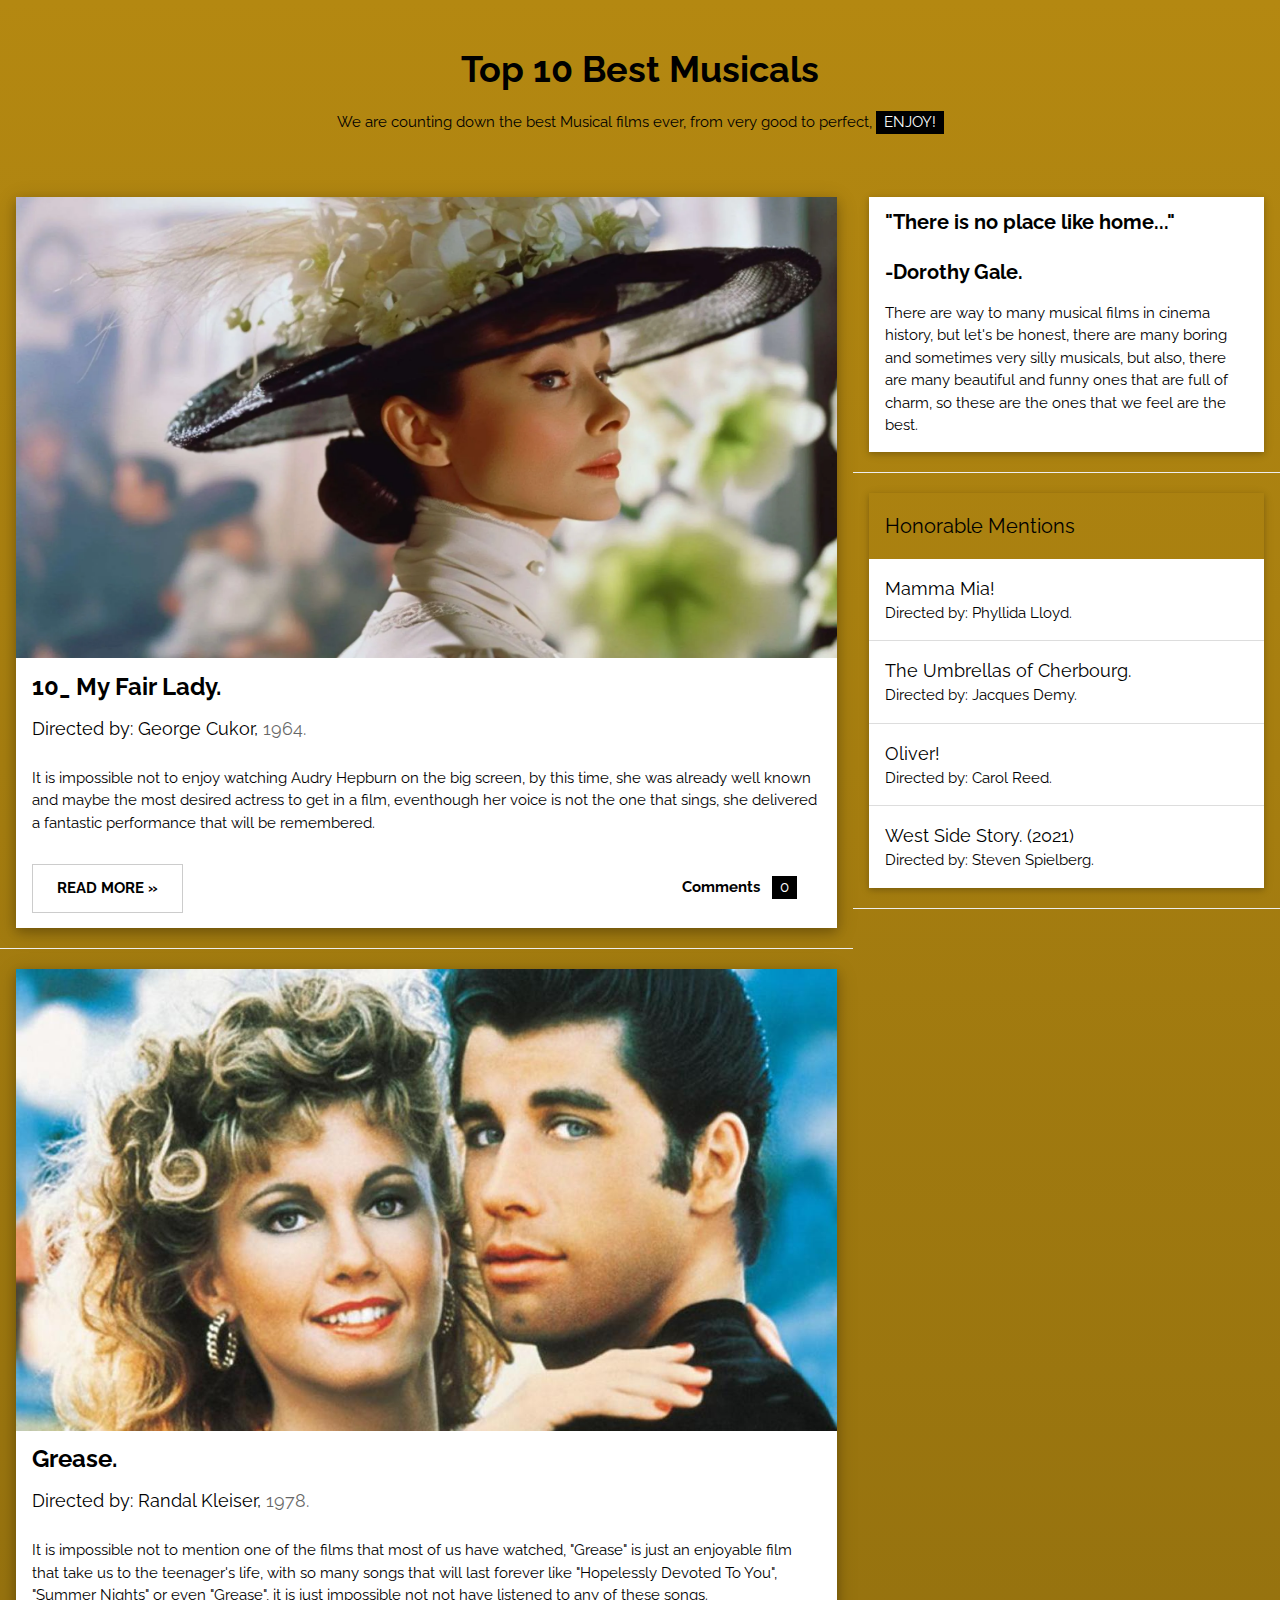
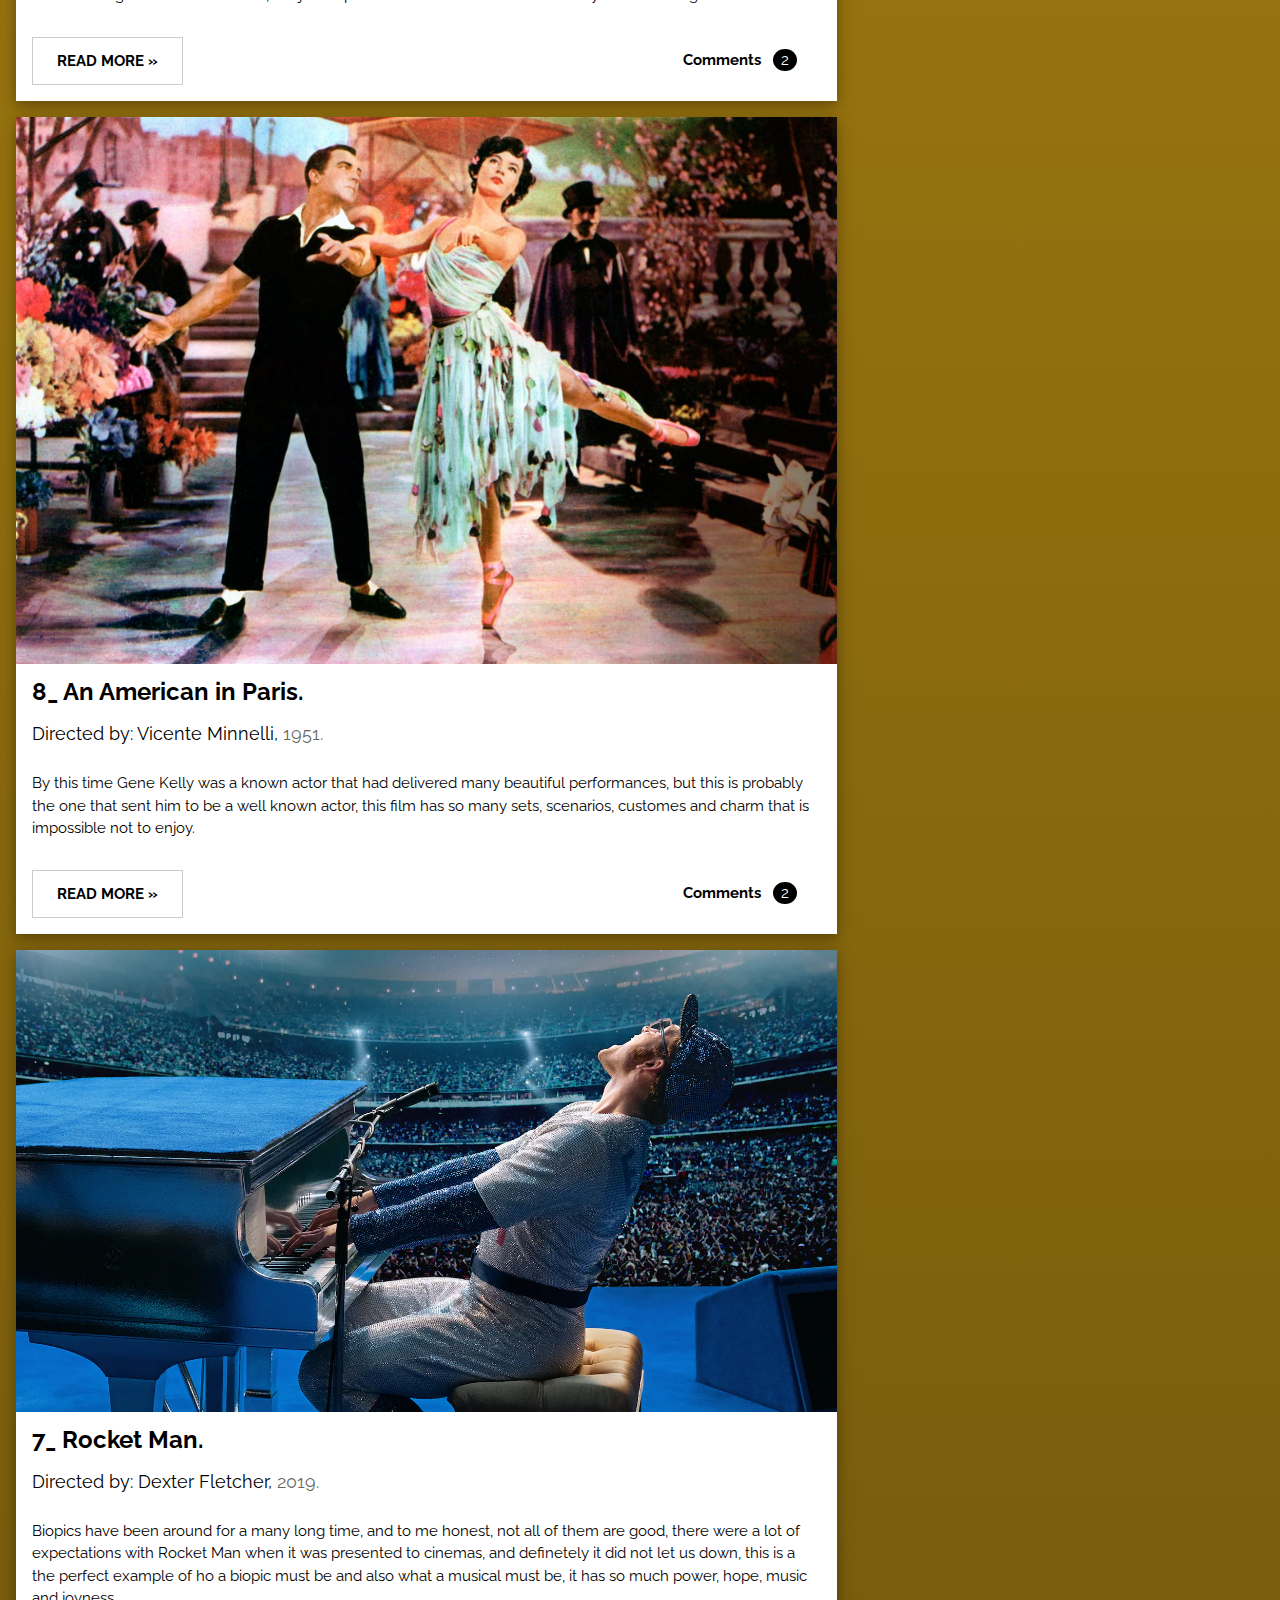
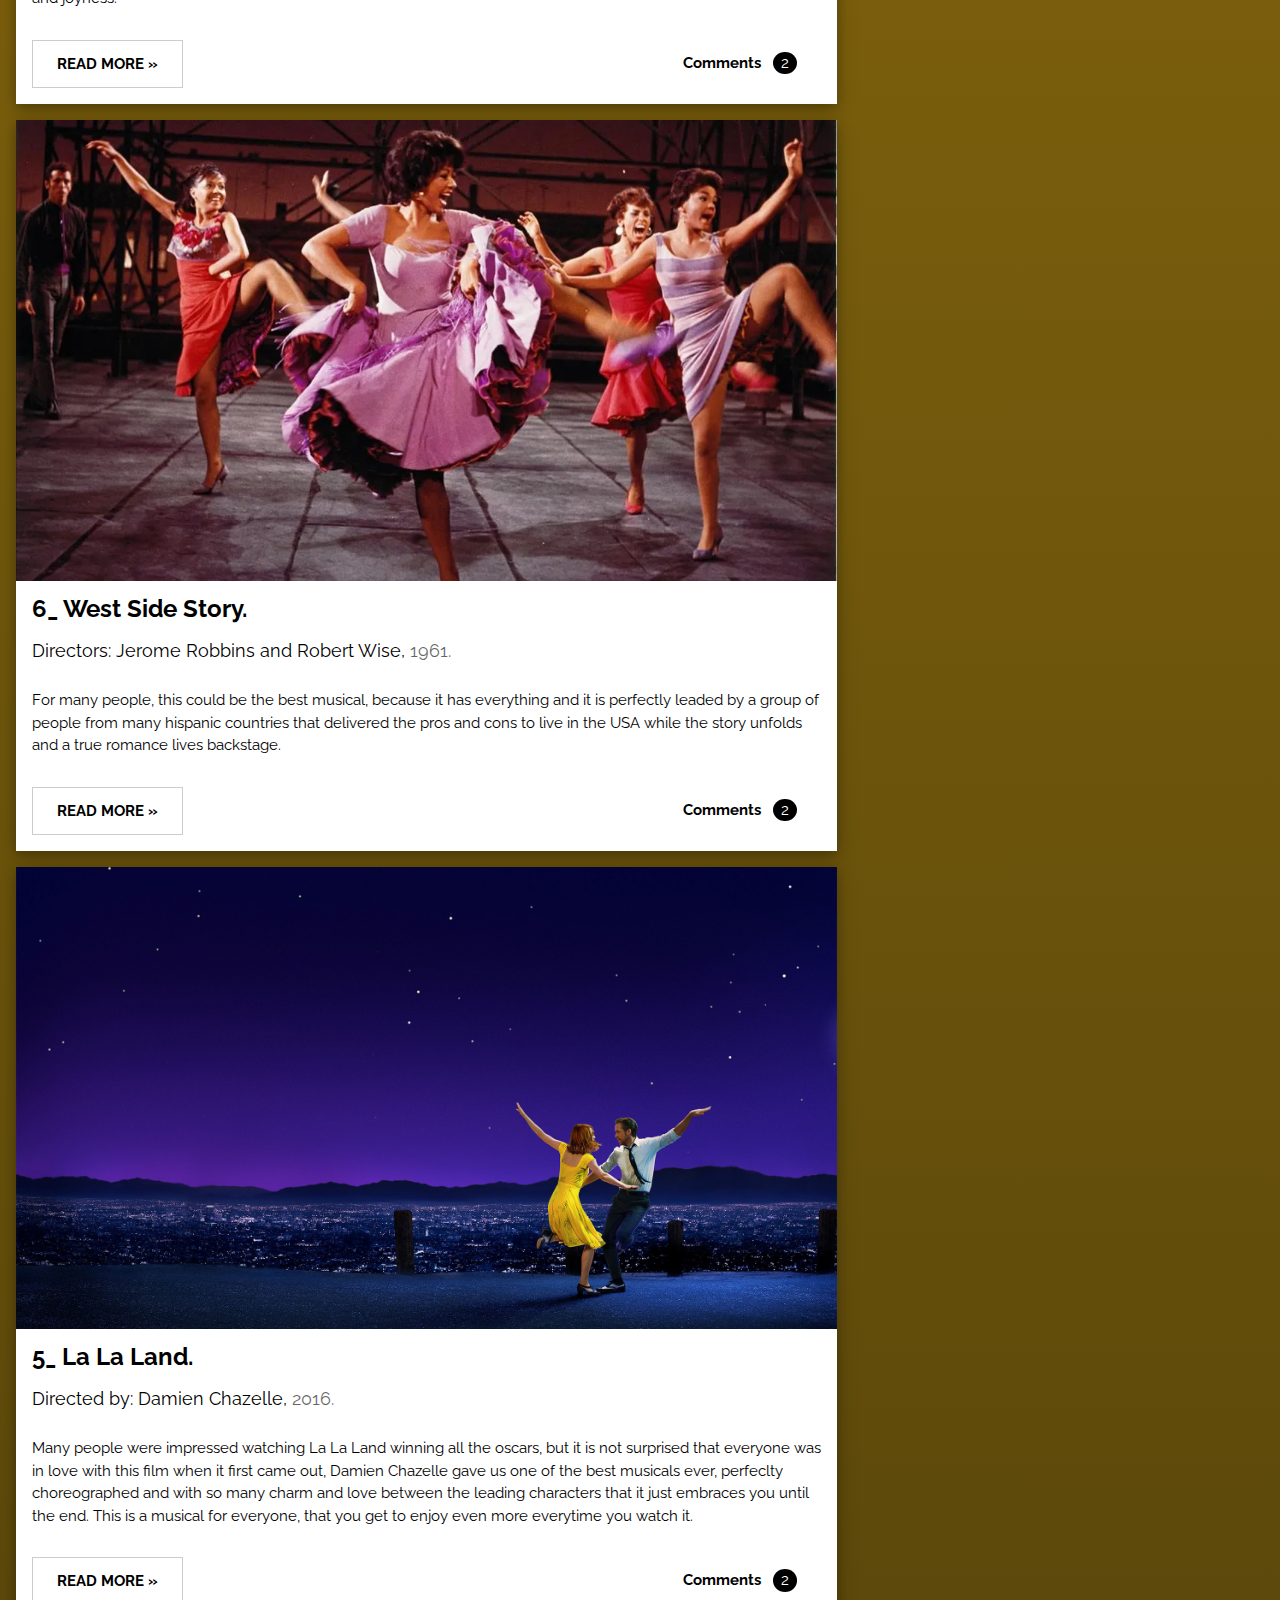
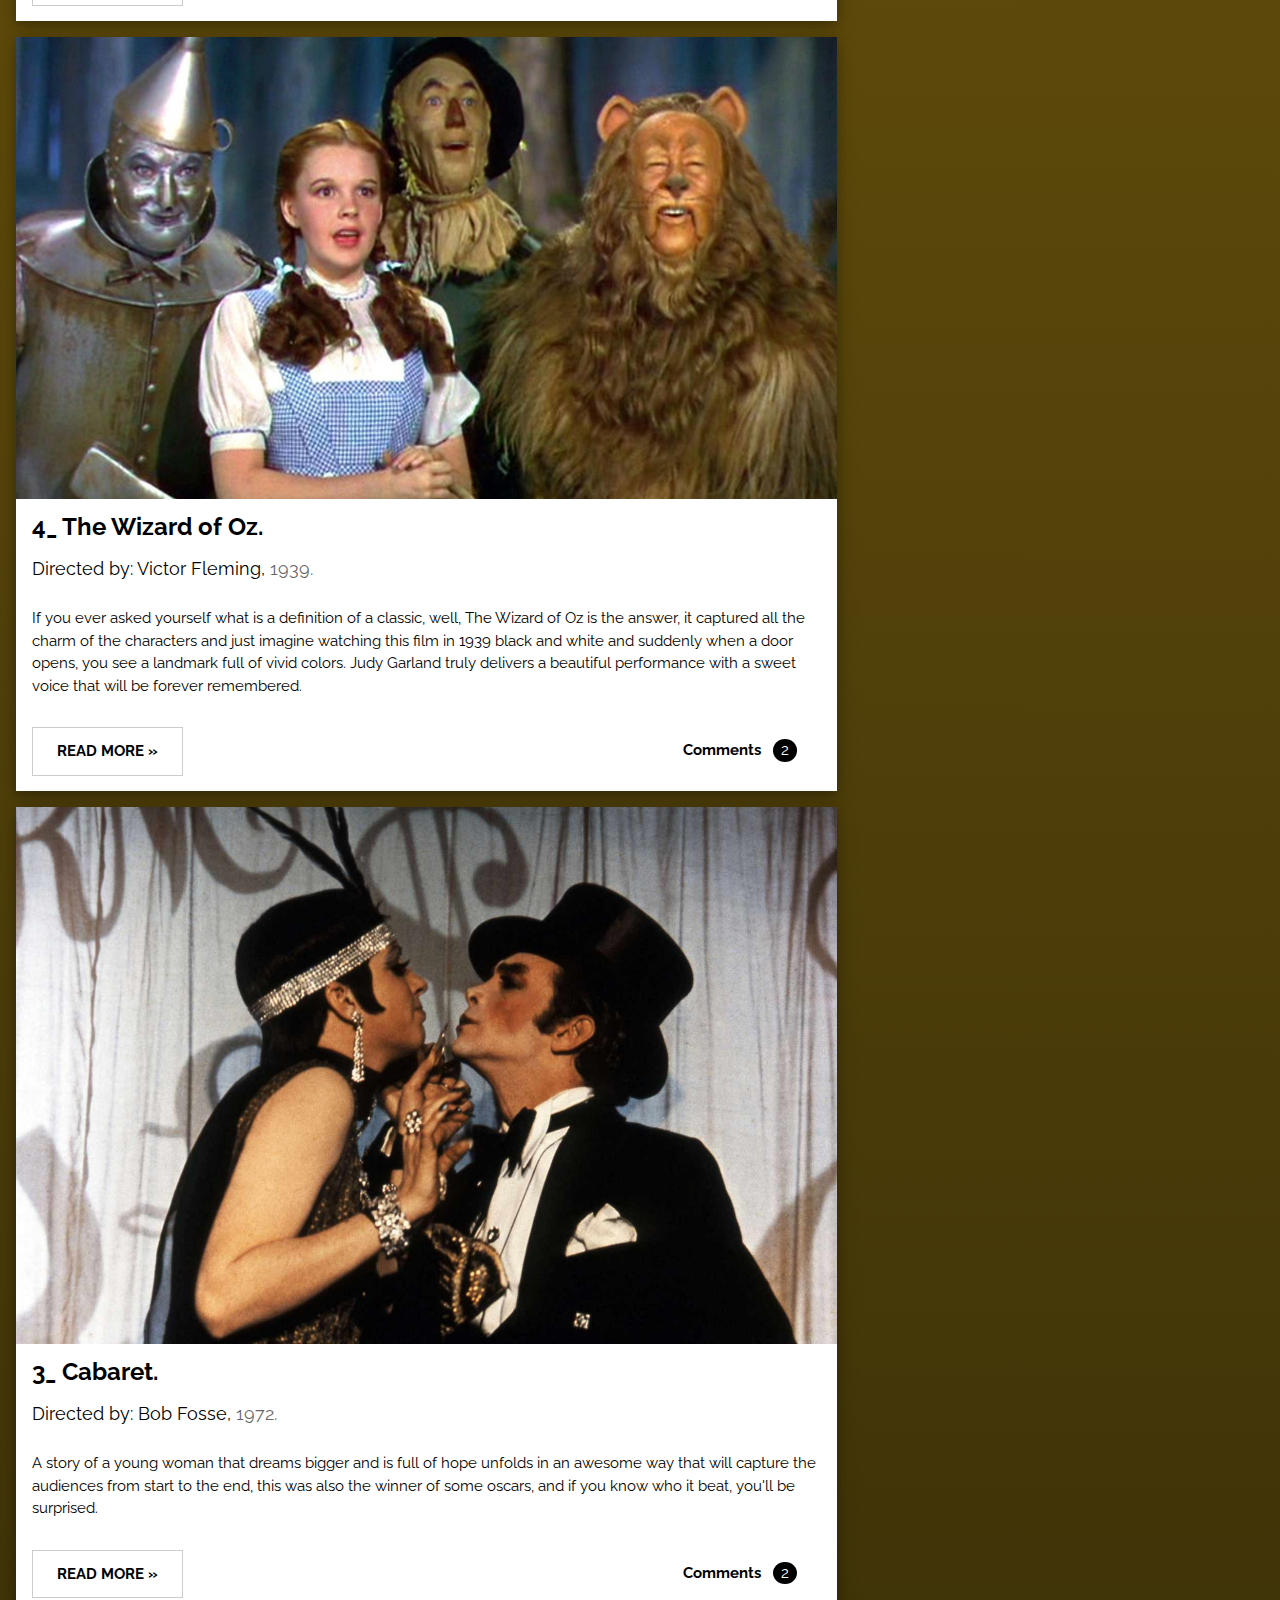
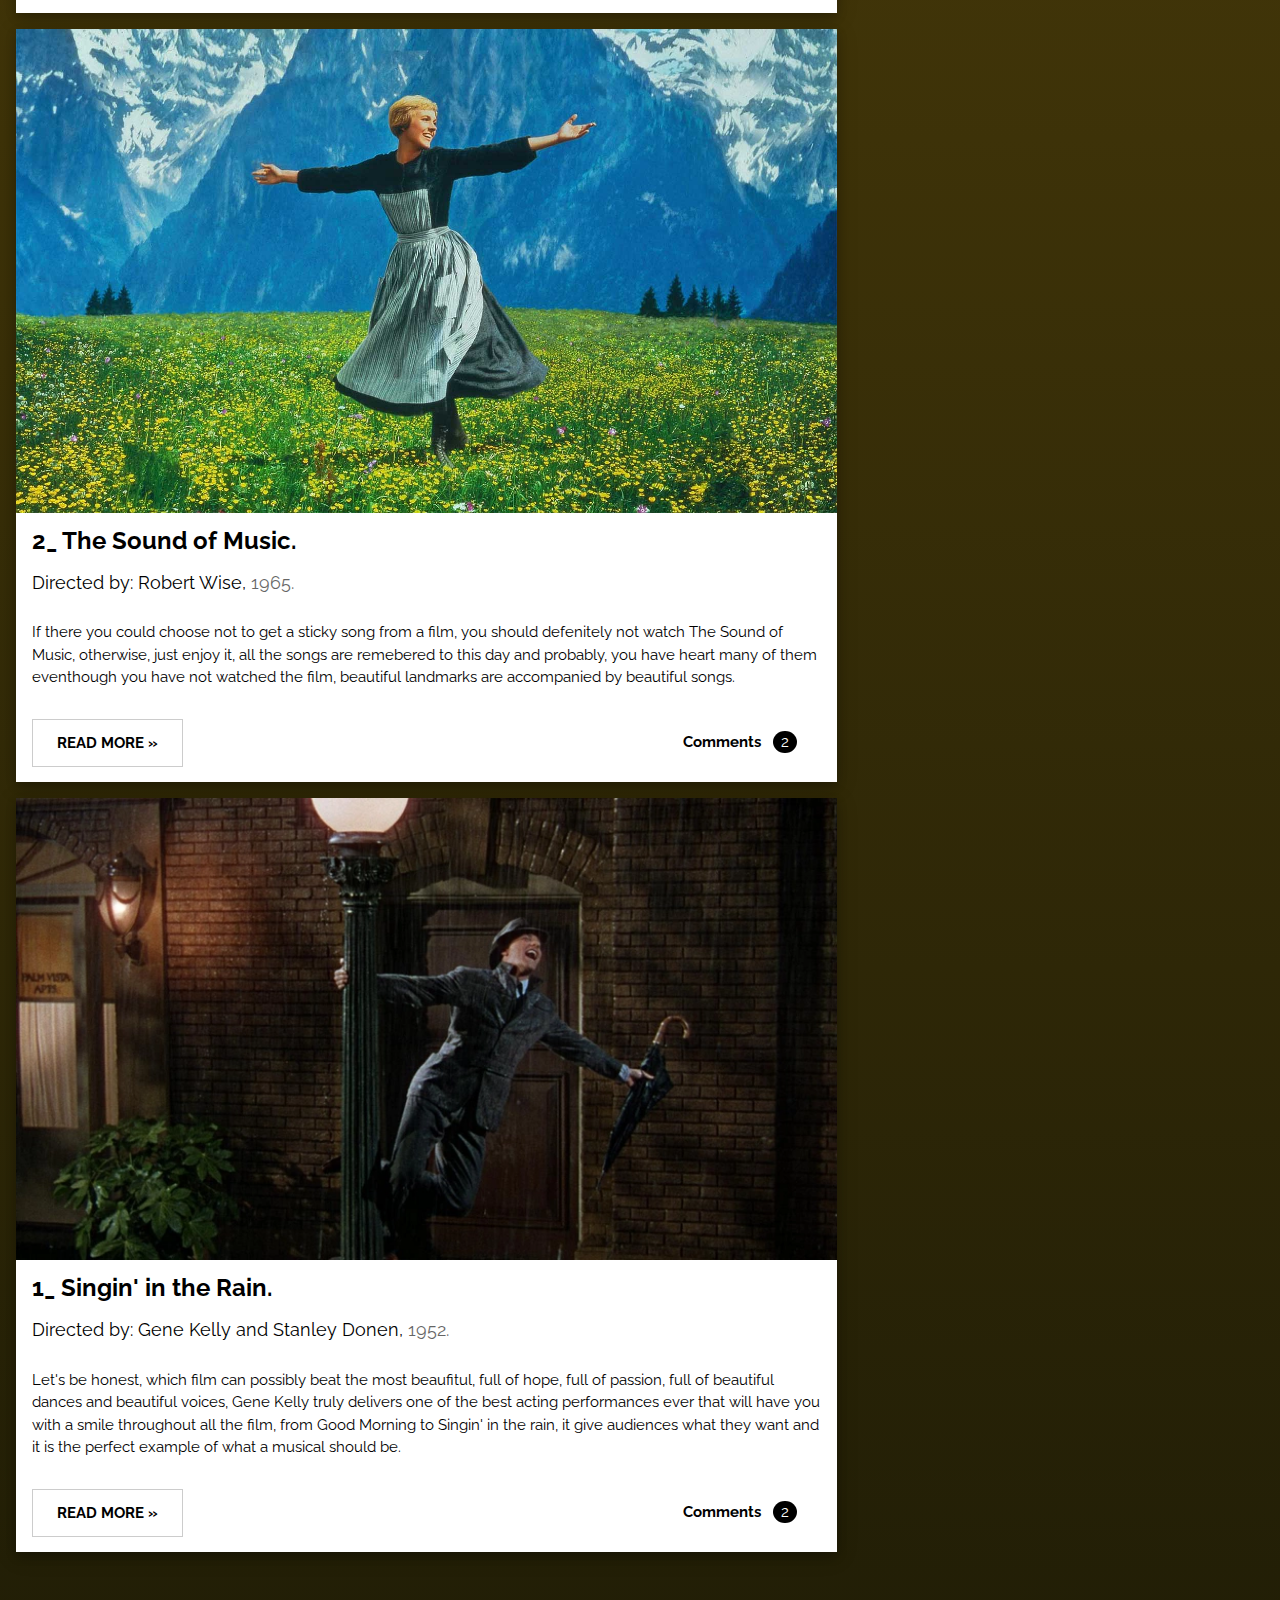
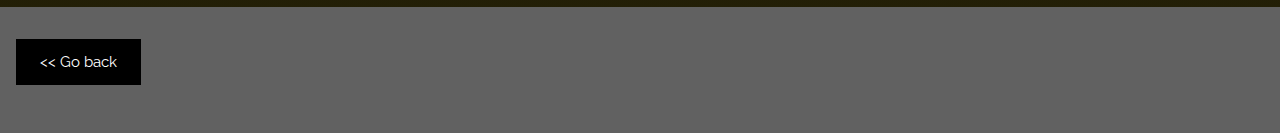
<file: BestMusicals.html>
<!DOCTYPE html>
<html>
<head>
<title>Best Musicals</title>
<meta charset="UTF-8">
<meta name="viewport" content="width=device-width, initial-scale=1">
<link rel="stylesheet" href="https://www.w3schools.com/w3css/4/w3.css">
<link rel="stylesheet" href="https://fonts.googleapis.com/css?family=Raleway">
<link rel="stylesheet" type="text/css" href="css/styles2.css">
<style>
body,h1,h2,h3,h4,h5 {font-family: "Raleway", sans-serif}
</style>
</head>
<body class="w3-light-grey">

<!-- w3-content defines a container for fixed size centered content, 
and is wrApped around the whole page content, except for the footer in this example -->
<div class="w3-content" style="max-width:1400px">

<!-- Header -->
<header class="w3-container w3-center w3-padding-32"> 
  <h1><b>Top 10 Best Musicals</b></h1>
  <p>We are counting down the best Musical films ever, from very good to perfect, <span class="w3-tag">ENJOY!</span></p>
</header>

<!-- Grid -->
<div class="w3-row">

<!-- My Fair Lady -->
<div class="w3-col l8 s12">
  <!-- Blog entry -->
  <div class="w3-card-4 w3-margin w3-white">
    <img src="assets/Musicals/myFairLady.jpg" alt="Nature" style="width:100%">
    <div class="w3-container">
      <h3><b>10_ My Fair Lady.</b></h3>
      <h5>Directed by: George Cukor, <span class="w3-opacity">1964.</span></h5>
    </div>

    <div class="w3-container">
      <p>It is impossible not to enjoy watching Audry Hepburn on the big screen, by this time, she was already well known and maybe the most desired actress to get in a film, eventhough her voice is not the one that sings, she delivered a fantastic performance that will be remembered.</p>
      <div class="w3-row">
        <div class="w3-col m8 s12">
          <p><button class="w3-button w3-padding-large w3-white w3-border"><b>READ MORE »</b></button></p>
        </div>
        <div class="w3-col m4 w3-hide-small">
          <p><span class="w3-padding-large w3-right"><b>Comments  </b> <span class="w3-tag">0</span></span></p>
        </div>
      </div>
    </div>
  </div>
  <hr>

  <!-- 9_  Grease -->
  <div class="w3-card-4 w3-margin w3-white">
  <img src="assets/Musicals/Grease.jpg" alt="Norway" style="width:100%">
    <div class="w3-container">
      <h3><b>Grease.</b></h3>
      <h5>Directed by: Randal Kleiser, <span class="w3-opacity">1978.</span></h5>
    </div>

    <div class="w3-container">
      <p>It is impossible not to mention one of the films that most of us have watched, "Grease" is just an enjoyable film that take us to the teenager's life, with so many songs that will last forever like "Hopelessly Devoted To You", "Summer Nights" or even "Grease", it is just impossible not not have listened to any of these songs.</p>
      <div class="w3-row">
        <div class="w3-col m8 s12">
          <p><button class="w3-button w3-padding-large w3-white w3-border"><b>READ MORE »</b></button></p>
        </div>
        <div class="w3-col m4 w3-hide-small">
          <p><span class="w3-padding-large w3-right"><b>Comments  </b> <span class="w3-badge">2</span></span></p>
        </div>
      </div>
    </div>
  </div>

    <!-- 8_  An American in Paris -->
  <div class="w3-card-4 w3-margin w3-white">
  <img src="assets/Musicals/anAmericaninParis.jpg" alt="Norway" style="width:100%">
    <div class="w3-container">
      <h3><b>8_ An American in Paris.</b></h3>
      <h5>Directed by: Vicente Minnelli, <span class="w3-opacity">1951.</span></h5>
    </div>

    <div class="w3-container">
      <p>By this time Gene Kelly was a known actor that had delivered many beautiful performances, but this is probably the one that sent him to be a well known actor, this film has so many sets, scenarios, customes and charm that is impossible not to enjoy.</p>
      <div class="w3-row">
        <div class="w3-col m8 s12">
          <p><button class="w3-button w3-padding-large w3-white w3-border"><b>READ MORE »</b></button></p>
        </div>
        <div class="w3-col m4 w3-hide-small">
          <p><span class="w3-padding-large w3-right"><b>Comments  </b> <span class="w3-badge">2</span></span></p>
        </div>
      </div>
    </div>
  </div>

    <!-- 7 Rocket Man -->
  <div class="w3-card-4 w3-margin w3-white">
  <img src="assets/Musicals/RocketMan.jpg" alt="Norway" style="width:100%">
    <div class="w3-container">
      <h3><b>7_ Rocket Man.</b></h3>
      <h5>Directed by: Dexter Fletcher, <span class="w3-opacity">2019.</span></h5>
    </div>

    <div class="w3-container">
      <p>Biopics have been around for a many long time, and to me honest, not all of them are good, there were a lot of expectations with Rocket Man when it was presented to cinemas, and definetely it did not let us down, this is a the perfect example of ho a biopic must be and also what a musical must be, it has so much power, hope, music and joyness.</p>
      <div class="w3-row">
        <div class="w3-col m8 s12">
          <p><button class="w3-button w3-padding-large w3-white w3-border"><b>READ MORE »</b></button></p>
        </div>
        <div class="w3-col m4 w3-hide-small">
          <p><span class="w3-padding-large w3-right"><b>Comments  </b> <span class="w3-badge">2</span></span></p>
        </div>
      </div>
    </div>
  </div>

  <!-- 7 West Side Story -->
  <div class="w3-card-4 w3-margin w3-white">
  <img src="assets/Musicals/WestSideStory.jpg" alt="Norway" style="width:100%">
    <div class="w3-container">
      <h3><b>6_ West Side Story.</b></h3>
      <h5>Directors: Jerome Robbins and Robert Wise, <span class="w3-opacity">1961.</span></h5>
    </div>

    <div class="w3-container">
      <p>For many people, this could be the best musical, because it has everything and it is perfectly leaded by a group of people from many hispanic countries that delivered the pros and cons to live in the USA while the story unfolds and a true romance lives backstage.</p>
      <div class="w3-row">
        <div class="w3-col m8 s12">
          <p><button class="w3-button w3-padding-large w3-white w3-border"><b>READ MORE »</b></button></p>
        </div>
        <div class="w3-col m4 w3-hide-small">
          <p><span class="w3-padding-large w3-right"><b>Comments  </b> <span class="w3-badge">2</span></span></p>
        </div>
      </div>
    </div>
  </div>


      <!-- 5 La la land -->
  <div class="w3-card-4 w3-margin w3-white">
  <img src="assets/Musicals/Lalaland.jpg" alt="Norway" style="width:100%">
    <div class="w3-container">
      <h3><b>5_ La La Land.</b></h3>
      <h5>Directed by: Damien Chazelle, <span class="w3-opacity">2016.</span></h5>
    </div>

    <div class="w3-container">
      <p>Many people were impressed watching La La Land winning all the oscars, but it is not surprised that everyone was in love with this film when it first came out, Damien Chazelle gave us one of the best musicals ever, perfeclty choreographed and with so many charm and love between the leading characters that it just embraces you until the end. This is a musical for everyone, that you get to enjoy even more everytime you watch it.</p>
      <div class="w3-row">
        <div class="w3-col m8 s12">
          <p><button class="w3-button w3-padding-large w3-white w3-border"><b>READ MORE »</b></button></p>
        </div>
        <div class="w3-col m4 w3-hide-small">
          <p><span class="w3-padding-large w3-right"><b>Comments  </b> <span class="w3-badge">2</span></span></p>
        </div>
      </div>
    </div>
  </div>

      <!-- 4 The Wizard of Oz -->
  <div class="w3-card-4 w3-margin w3-white">
  <img src="assets/Musicals/TheWizardOfOz.jpg" alt="Norway" style="width:100%">
    <div class="w3-container">
      <h3><b>4_ The Wizard of Oz.</b></h3>
      <h5>Directed by: Victor Fleming, <span class="w3-opacity">1939.</span></h5>
    </div>

    <div class="w3-container">
      <p>If you ever asked yourself what is a definition of a classic, well, The Wizard of Oz is the answer, it captured all the charm of the characters and just imagine watching this film in 1939 black and white and suddenly when a door opens, you see a landmark full of vivid colors. Judy Garland truly delivers a beautiful performance with a sweet voice that will be forever remembered.</p>
      <div class="w3-row">
        <div class="w3-col m8 s12">
          <p><button class="w3-button w3-padding-large w3-white w3-border"><b>READ MORE »</b></button></p>
        </div>
        <div class="w3-col m4 w3-hide-small">
          <p><span class="w3-padding-large w3-right"><b>Comments  </b> <span class="w3-badge">2</span></span></p>
        </div>
      </div>
    </div>
  </div>

      <!-- 3 Cabaret -->
  <div class="w3-card-4 w3-margin w3-white">
  <img src="assets/Musicals/Cabaret.jpg" alt="Norway" style="width:100%">
    <div class="w3-container">
      <h3><b>3_ Cabaret.</b></h3>
      <h5>Directed by: Bob Fosse, <span class="w3-opacity">1972.</span></h5>
    </div>

    <div class="w3-container">
      <p>A story of a young woman that dreams bigger and is full of hope unfolds in an awesome way that will capture the audiences from start to the end, this was also the winner of some oscars, and if you know who it beat, you'll be surprised. </p>
      <div class="w3-row">
        <div class="w3-col m8 s12">
          <p><button class="w3-button w3-padding-large w3-white w3-border"><b>READ MORE »</b></button></p>
        </div>
        <div class="w3-col m4 w3-hide-small">
          <p><span class="w3-padding-large w3-right"><b>Comments  </b> <span class="w3-badge">2</span></span></p>
        </div>
      </div>
    </div>
  </div>

      <!-- 2 The Sound of Music -->
  <div class="w3-card-4 w3-margin w3-white">
  <img src="assets/Musicals/TheSoundofMusic.jpg" alt="Norway" style="width:100%">
    <div class="w3-container">
      <h3><b>2_ The Sound of Music.</b></h3>
      <h5>Directed by: Robert Wise, <span class="w3-opacity">1965.</span></h5>
    </div>

    <div class="w3-container">
      <p>If there you could choose not to get a sticky song from a film, you should defenitely not watch The Sound of Music, otherwise, just enjoy it, all the songs are remebered to this day and probably, you have heart many of them eventhough you have not watched the film, beautiful landmarks are accompanied by beautiful songs.</p>
      <div class="w3-row">
        <div class="w3-col m8 s12">
          <p><button class="w3-button w3-padding-large w3-white w3-border"><b>READ MORE »</b></button></p>
        </div>
        <div class="w3-col m4 w3-hide-small">
          <p><span class="w3-padding-large w3-right"><b>Comments  </b> <span class="w3-badge">2</span></span></p>
        </div>
      </div>
    </div>
  </div>

      <!-- 1 Singin' in the Raing -->
  <div class="w3-card-4 w3-margin w3-white">
  <img src="assets/Musicals/SinginintheRain.jpg" alt="Norway" style="width:100%">
    <div class="w3-container">
      <h3><b>1_ Singin' in the Rain.</b></h3>
      <h5>Directed by: Gene Kelly and Stanley Donen, <span class="w3-opacity">1952.</span></h5>
    </div>

    <div class="w3-container">
      <p>Let's be honest, which film can possibly beat the most beaufitul, full of hope, full of passion, full of beautiful dances and beautiful voices, Gene Kelly truly delivers one of the best acting performances ever that will have you with a smile throughout all the film, from Good Morning to Singin' in the rain, it give audiences what they want and it is the perfect example of what a musical should be.</p>
      <div class="w3-row">
        <div class="w3-col m8 s12">
          <p><button class="w3-button w3-padding-large w3-white w3-border"><b>READ MORE »</b></button></p>
        </div>
        <div class="w3-col m4 w3-hide-small">
          <p><span class="w3-padding-large w3-right"><b>Comments  </b> <span class="w3-badge">2</span></span></p>
        </div>
      </div>
    </div>
  </div>
<!-- END BLOG ENTRIES -->
</div>

<!-- Introduction menu -->
<div class="w3-col l4">
  <!-- About Card -->
  <div class="w3-card w3-margin w3-margin-top">
    <div class="w3-container w3-white">
      <h4><b>"There is no place like home..."     <p></p>-Dorothy Gale.</b></h4>
      <p>There are way to many musical films in cinema history, but let's be honest, there are many boring and sometimes very silly musicals, but also, there are many beautiful and funny ones that are full of charm, so these are the ones that we feel are the best.</p>
    </div>
  </div><hr>
  
  <!-- Posts -->
  <div class="w3-card w3-margin">
    <div class="w3-container w3-padding">
      <h4>Honorable Mentions</h4>
    </div>
    <ul class="w3-ul w3-hoverable w3-white">
      <li class="w3-padding-16">
        <span class="w3-large">Mamma Mia!</span><br>
        <span>Directed by: Phyllida Lloyd.</span>
      </li>
      <li class="w3-padding-16">
        <span class="w3-large">The Umbrellas of Cherbourg.</span><br>
        <span>Directed by: Jacques Demy.</span>
      </li> 
      <li class="w3-padding-16">
        <span class="w3-large">Oliver!</span><br>
        <span>Directed by: Carol Reed.</span>
      </li>   
      <li class="w3-padding-16 w3-hide-medium w3-hide-small">
        <span class="w3-large">West Side Story. (2021)</span><br>
        <span>Directed by: Steven Spielberg.</span>
      </li>  
    </ul>
  </div>
  <hr> 

  
<!-- END Introduction Menu -->
</div>

<!-- END GRID -->
</div><br>

<!-- END w3-content -->
</div>

<!-- Footer -->
<footer class="w3-container w3-dark-grey w3-padding-32 w3-margin-top">
  <a href="index.html">
  <button class="w3-button w3-black w3-padding-large 
  w3-margin-bottom"><< Go back</button>
  </a>

</footer>

</body>
</html>
</file>
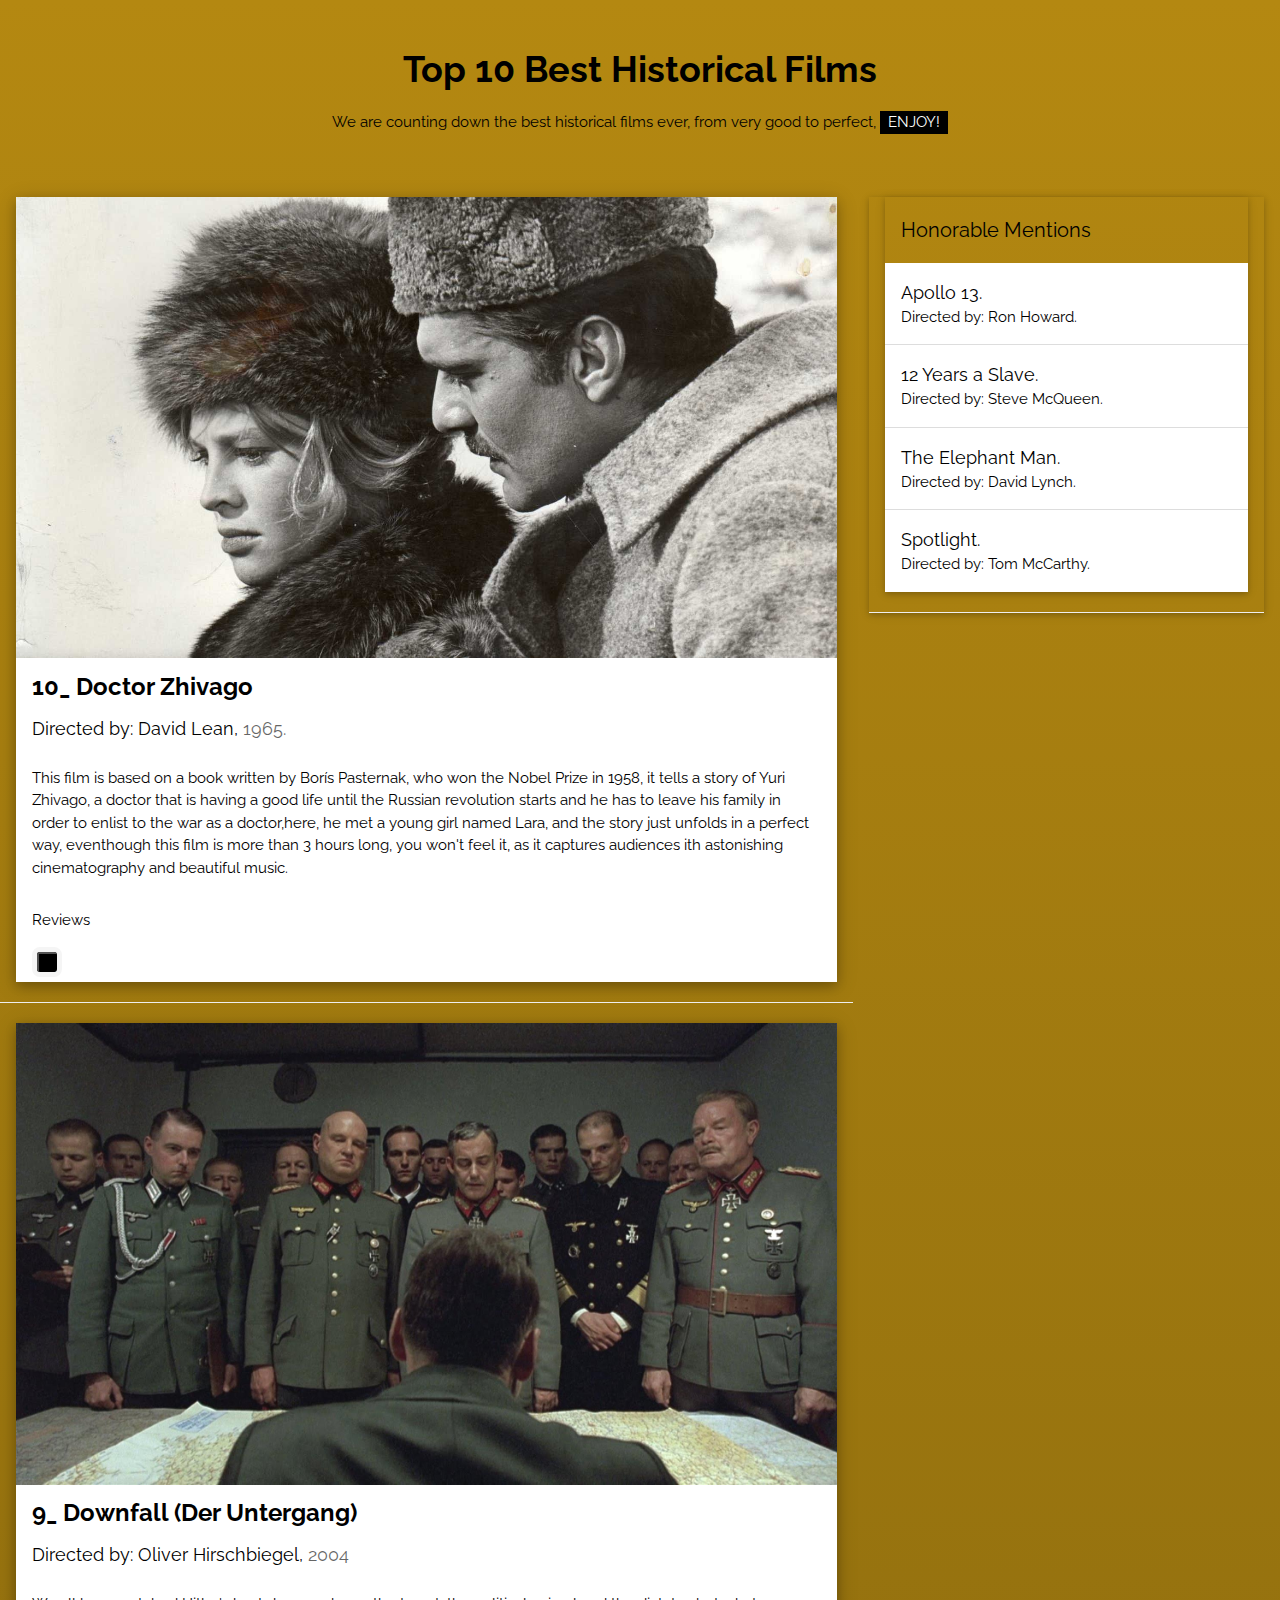
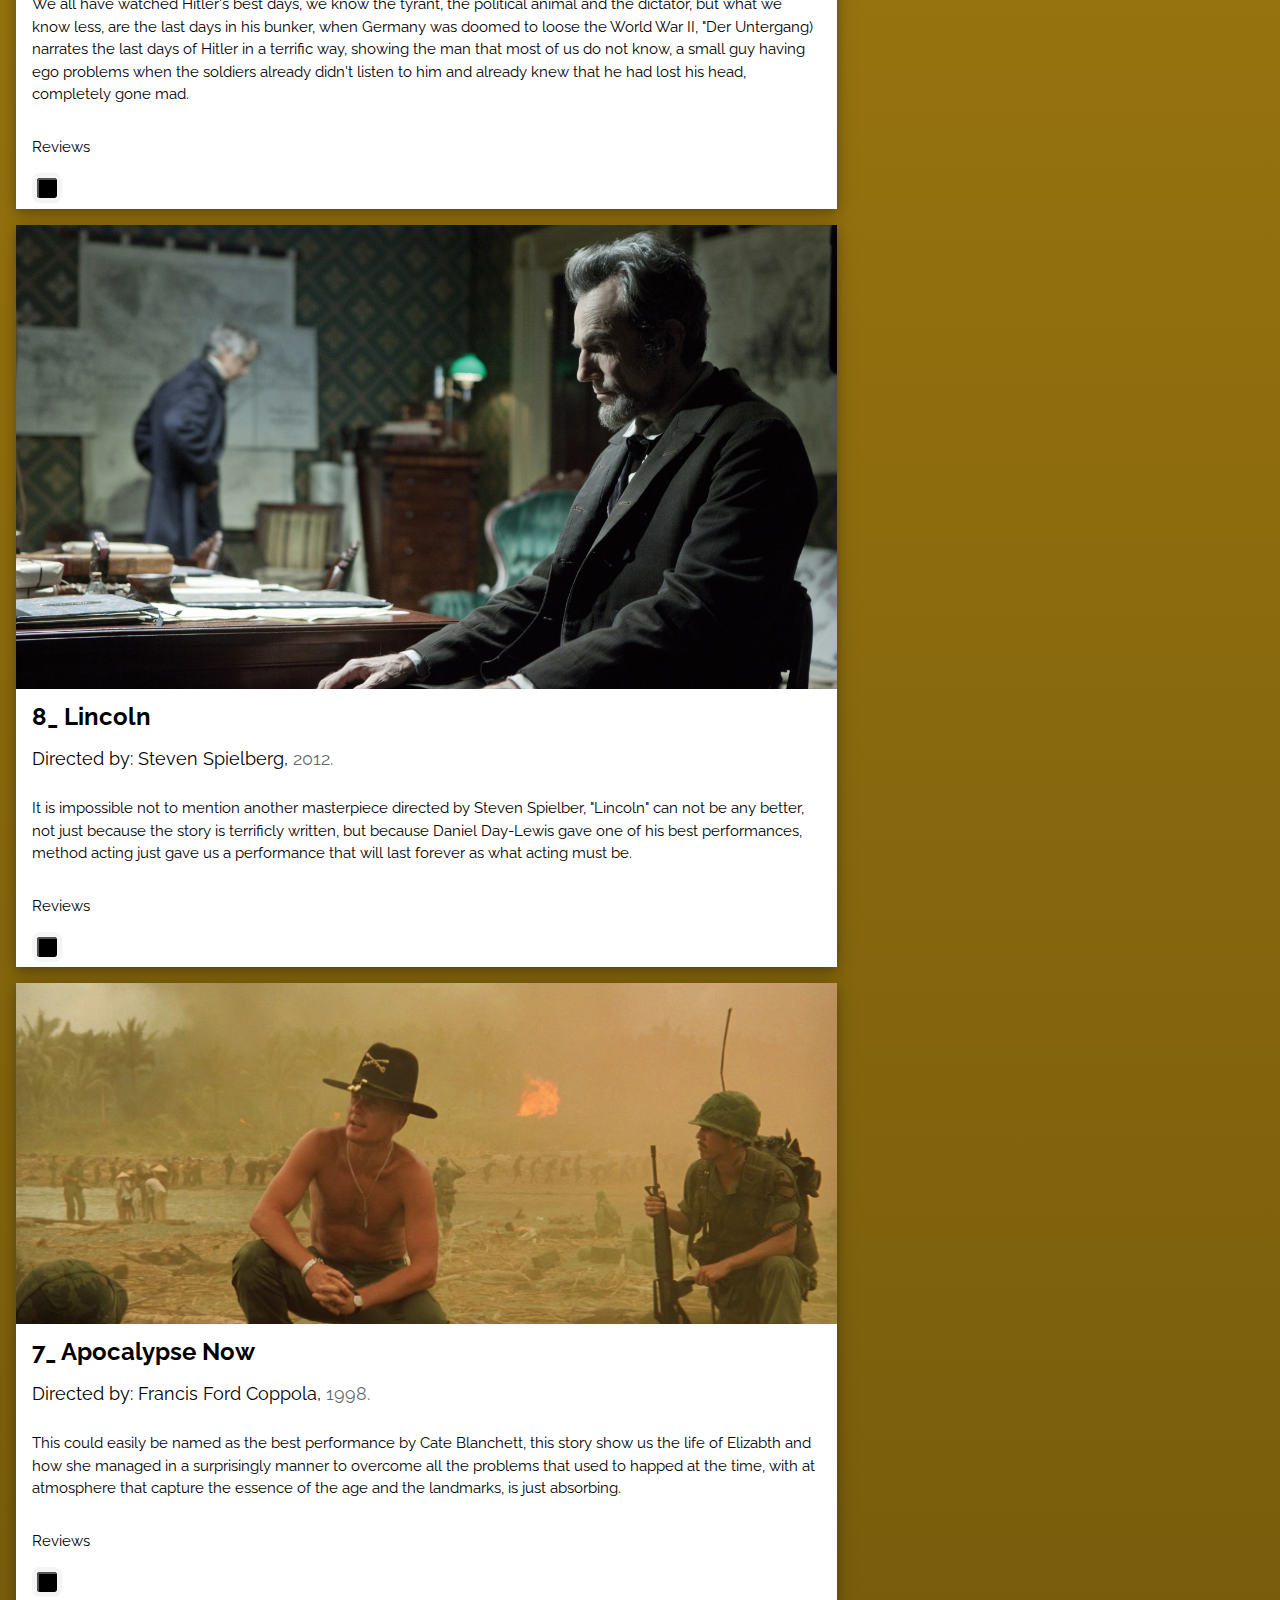
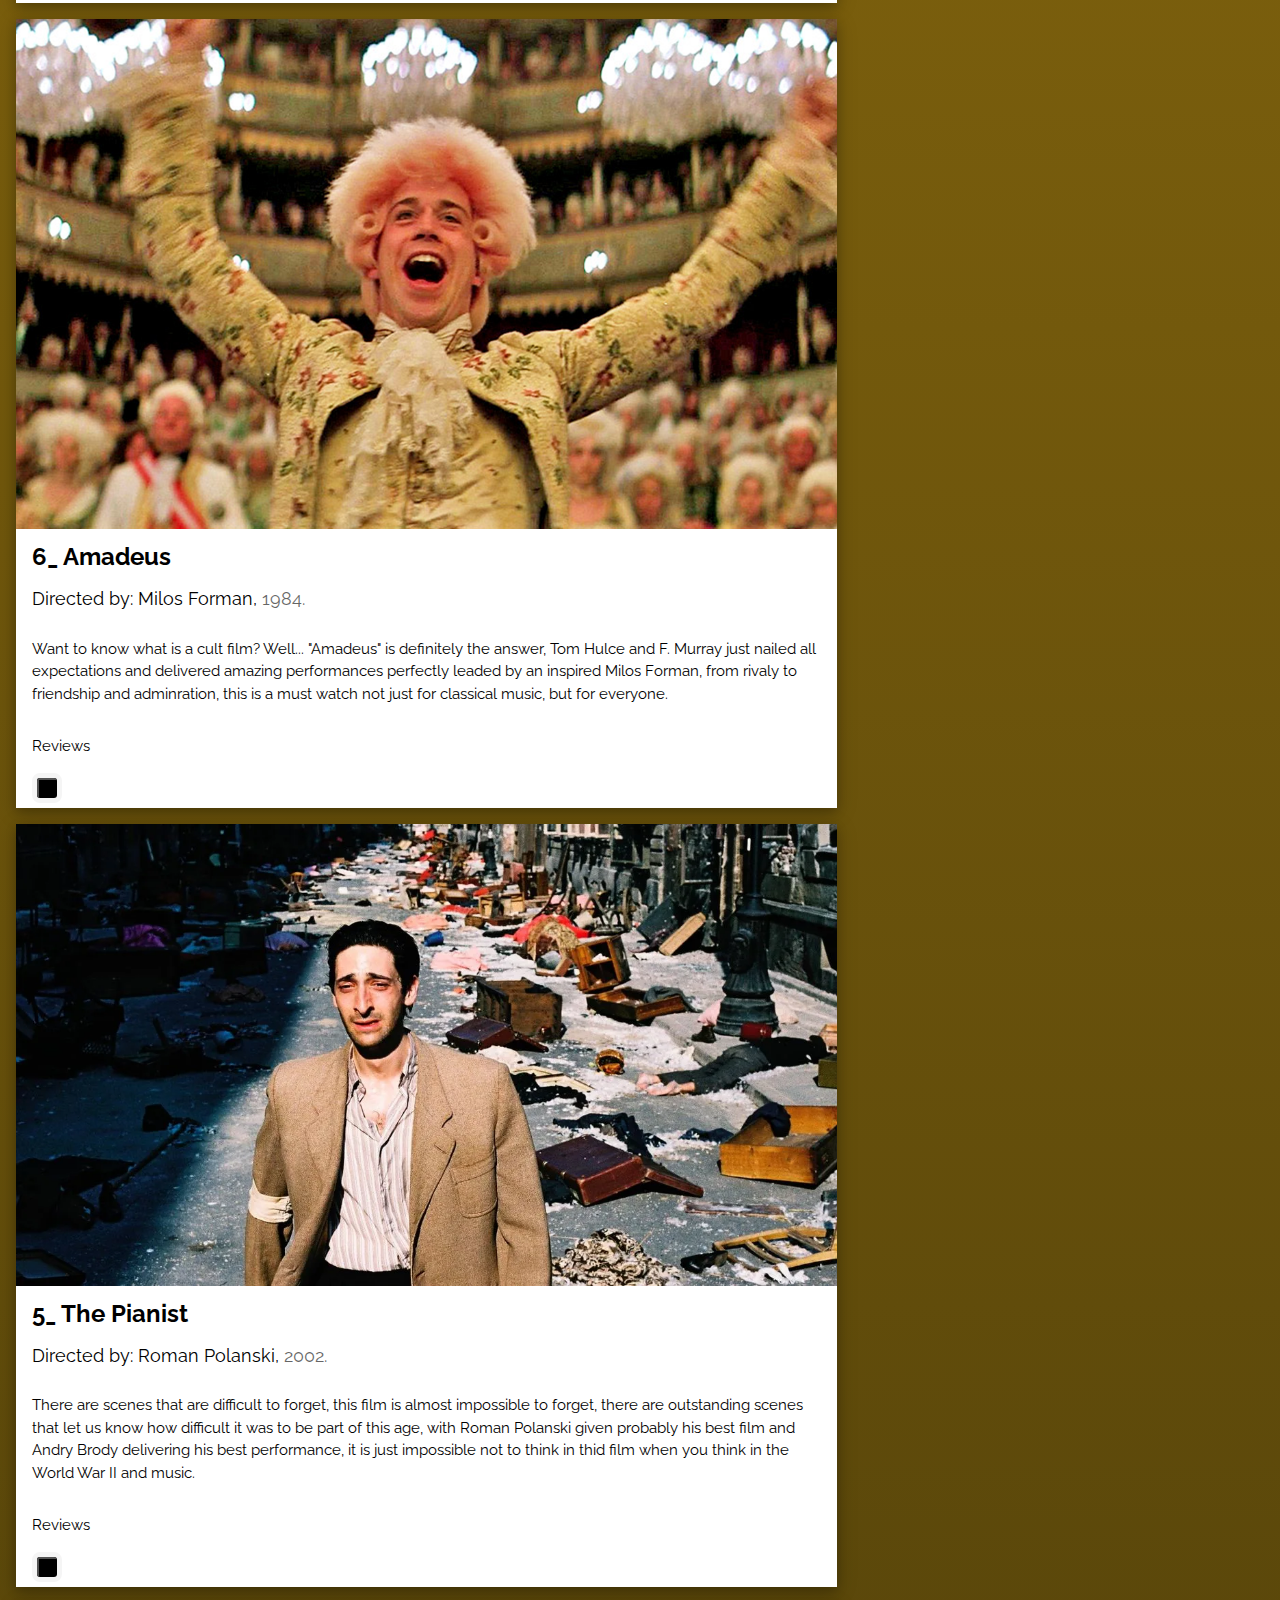
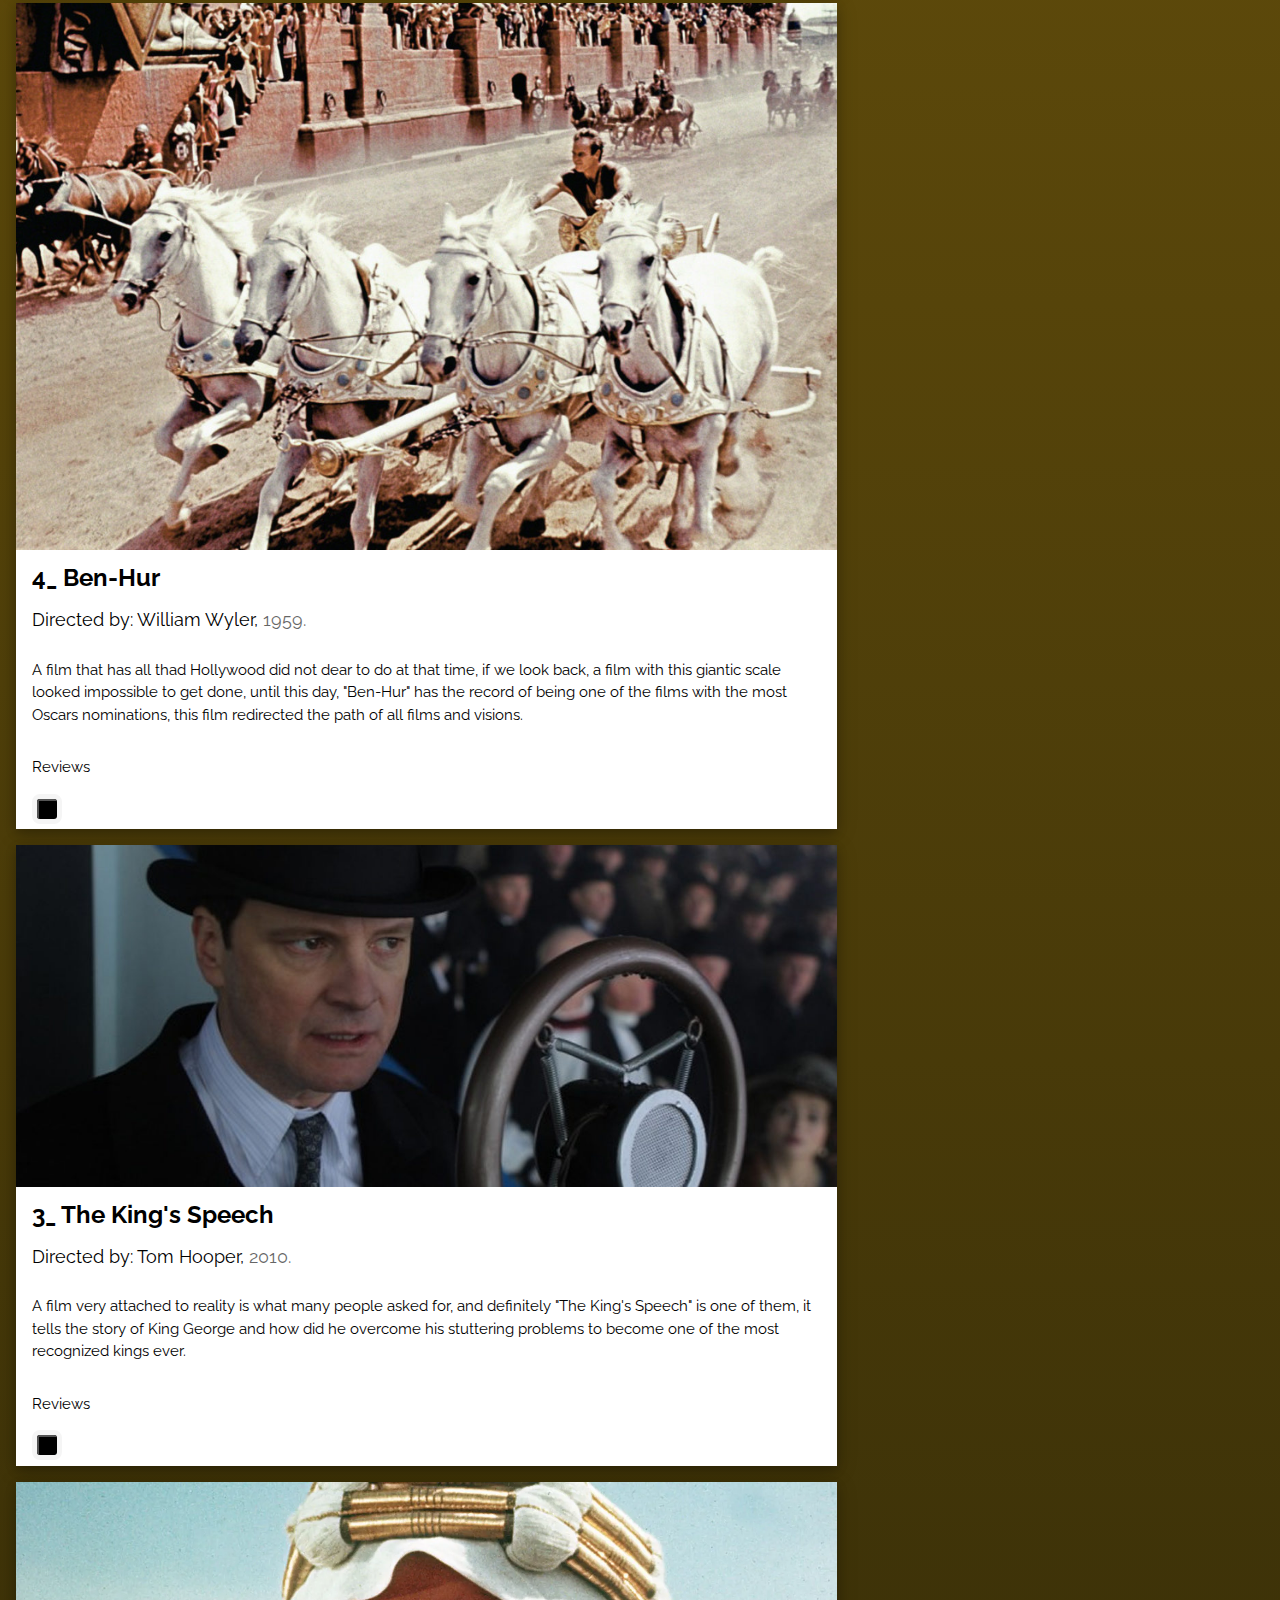
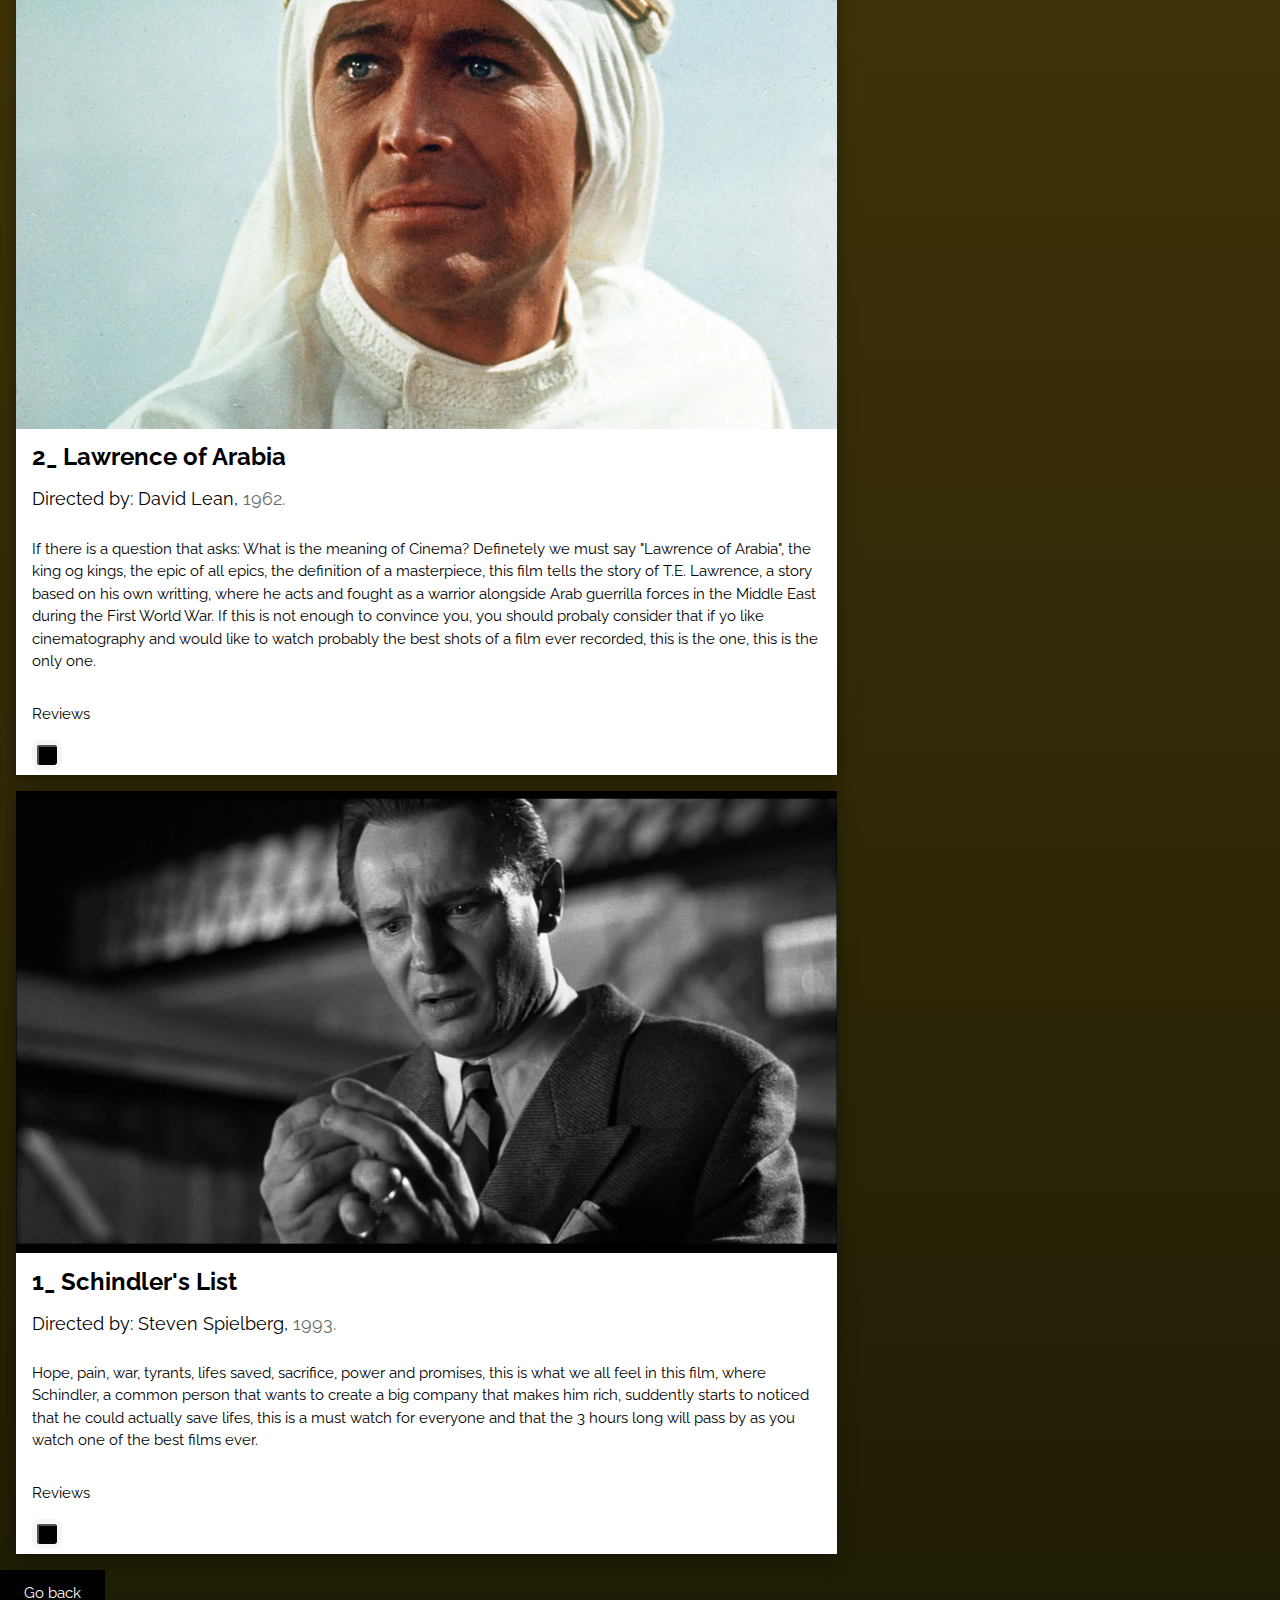
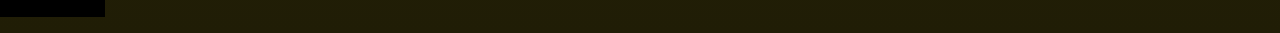
<file: HistoricalFilms.html>
<!DOCTYPE html>
<html>
<head>
<title>Best Historical Films</title>
<meta charset="UTF-8">
<meta name="viewport" content="width=device-width, initial-scale=1">
<link rel="stylesheet" href="https://www.w3schools.com/w3css/4/w3.css">
<link rel="stylesheet" href="https://fonts.googleapis.com/css?family=Raleway">
<link rel="stylesheet" type="text/css" href="css/styles2.css">
<style>
body,h1,h2,h3,h4,h5 {font-family: "Raleway", sans-serif}
</style>
</head>
<body class="w3-light-grey">

<!-- w3-content defines a container for fixed size centered content, 
and is wrApped around the whole page content, except for the footer in this example -->
<div class="w3-content" style="max-width:1400px">

<!-- Header -->
<header class="w3-container w3-center w3-padding-32"> 
  <h1><b>Top 10 Best Historical Films</b></h1>
  <p>We are counting down the best historical films ever, from very good to perfect, <span class="w3-tag">ENJOY!</span></p>
</header>

<!-- Grid -->
<div class="w3-row">

<!-- 10_ Doctor Zhivago -->
<div class="w3-col l8 s12">
  <!-- Blog entry -->
  <div class="w3-card-4 w3-margin w3-white">
    <img src="assets/Historical/DrZhivago.jpg" alt="Nature" style="width:100%">
    <div class="w3-container">
      <h3><b>10_ Doctor Zhivago  </b></h3>
      <h5>Directed by: David Lean, <span class="w3-opacity">1965.</span></h5>
    </div>

    <div class="w3-container">
      <p>This film is based on a book written by Borís Pasternak, who won the Nobel Prize in 1958, it tells a story of Yuri Zhivago, a doctor that is having a good life until the Russian revolution starts and he has to leave his family in order to enlist to the war as a doctor,here, he met a young girl named Lara, and the story just unfolds in a perfect way, eventhough this film is more than 3 hours long, you won't feel it, as it captures audiences ith astonishing cinematography and beautiful music.</p>
      <div class="w3-row">
        <div class="faq-container">
          <p>Reviews</p> 
          <div class="faq">
           

      
            <button class="faq-toggle">
              <p>x</p>
              <i class="fas fa-chevron-down"></i>
              <i class="fas fa-times"></i>
            </button>
            <h3 class="faq-title">
              .
            </h3>
      
            <p class="faq-text">
            This will be the text
            </p>
            </div>
          </div>
      </div>
    </div>
  </div>
  <hr>

  <!-- 9_  Downfall -->
  <div class="w3-card-4 w3-margin w3-white">
  <img src="assets/Historical/Downfall.jpg" alt="Norway" style="width:100%">
    <div class="w3-container">
      <h3><b>9_ Downfall (Der Untergang)</b></h3>
      <h5>Directed by: Oliver Hirschbiegel, <span class="w3-opacity"> 2004</span></h5>
    </div>

    <div class="w3-container">
      <p>We all have watched Hitler's best days, we know the tyrant, the political animal and the dictator, but what we know less, are the last days in his bunker, when Germany was doomed to loose the World War II, "Der Untergang) narrates the last days of Hitler in a terrific way, showing the man that most of us do not know, a small guy having ego problems when the soldiers already didn't listen to him and already knew that he had lost his head, completely gone mad.</p>
      <div class="w3-row">
        <div class="faq-container">
          <p>Reviews</p> 
          <div class="faq">
           

      
            <button class="faq-toggle">
              <p>x</p>
              <i class="fas fa-chevron-down"></i>
              <i class="fas fa-times"></i>
            </button>
            <h3 class="faq-title">
              .
            </h3>
      
            <p class="faq-text">
            This will be the text
            </p>
            </div>
          </div>
      </div>
    </div>
  </div>

  

    <!-- 8 Lincoln -->
  <div class="w3-card-4 w3-margin w3-white">
  <img src="assets/Historical/Lincoln.jpg" alt="Norway" style="width:100%">
    <div class="w3-container">
      <h3><b>8_ Lincoln</b></h3>
      <h5>Directed by: Steven Spielberg, <span class="w3-opacity">2012.</span></h5>
    </div>

    <div class="w3-container">
      <p>It is impossible not to mention another masterpiece directed by Steven Spielber, "Lincoln" can not be any better, not just because the story is terrificly written, but because Daniel Day-Lewis gave one of his best performances, method acting just gave us a performance that will last forever as what acting must be.</p>
      <div class="w3-row">
        <div class="faq-container">
          <p>Reviews</p> 
          <div class="faq">
           

      
            <button class="faq-toggle">
              <p>x</p>
              <i class="fas fa-chevron-down"></i>
              <i class="fas fa-times"></i>
            </button>
            <h3 class="faq-title">
              .
            </h3>
      
            <p class="faq-text">
            This will be the text
            </p>
            </div>
          </div>
      </div>
    </div>
  </div>

      <!-- 7_ Apocalypse Now -->
  <div class="w3-card-4 w3-margin w3-white">
  <img src="assets/Historical/ApocalypseNow.jpg" alt="Norway" style="width:100%">
    <div class="w3-container">
      <h3><b>7_ Apocalypse Now</b></h3>
      <h5>Directed by: Francis Ford Coppola, <span class="w3-opacity">1998.</span></h5>
    </div>

    <div class="w3-container">
      <p>This could easily be named as the best performance by Cate Blanchett, this story show us the life of Elizabth and how she managed in a surprisingly manner to overcome all the problems that used to happed at the time, with at atmosphere that capture the essence of the age and the landmarks, is just absorbing.</p>
      <div class="w3-row">
        <div class="faq-container">
          <p>Reviews</p> 
          <div class="faq">
           

      
            <button class="faq-toggle">
              <p>x</p>
              <i class="fas fa-chevron-down"></i>
              <i class="fas fa-times"></i>
            </button>
            <h3 class="faq-title">
              .
            </h3>
      
            <p class="faq-text">
            This will be the text
            </p>
            </div>
          </div>
      </div>
    </div>
  </div>

      <!-- 6 Amadeus -->
  <div class="w3-card-4 w3-margin w3-white">
  <img src="assets/Historical/Amadeus.jpg" alt="Norway" style="width:100%">
    <div class="w3-container">
      <h3><b>6_ Amadeus</b></h3>
      <h5>Directed by: Milos Forman, <span class="w3-opacity">1984.</span></h5>
    </div>

    <div class="w3-container">
      <p>Want to know what is a cult film? Well... "Amadeus" is definitely the answer, Tom Hulce and F. Murray just nailed all expectations and delivered amazing performances perfectly leaded by an inspired Milos Forman, from rivaly to friendship and adminration, this is a must watch not just for classical music, but for everyone. </p>
      <div class="w3-row">
        <div class="faq-container">
          <p>Reviews</p> 
          <div class="faq">
           

      
            <button class="faq-toggle">
              <p>x</p>
              <i class="fas fa-chevron-down"></i>
              <i class="fas fa-times"></i>
            </button>
            <h3 class="faq-title">
              .
            </h3>
      
            <p class="faq-text">
            This will be the text
            </p>
            </div>
          </div>
      </div>
    </div>
  </div>

      <!-- 5 The Pianist -->
  <div class="w3-card-4 w3-margin w3-white">
  <img src="assets/Historical/Thepianist.jpg" alt="Norway" style="width:100%">
    <div class="w3-container">
      <h3><b>5_ The Pianist</b></h3>
      <h5>Directed by: Roman Polanski, <span class="w3-opacity">2002.</span></h5>
    </div>

    <div class="w3-container">
      <p>There are scenes that are difficult to forget, this film is almost impossible to forget, there are outstanding scenes that let us know how difficult it was to be part of this age, with Roman Polanski given probably his best film and Andry Brody delivering his best performance, it is just impossible not to think in thid film when you think in the World War II and music.</p>
      <div class="w3-row">
        <div class="faq-container">
          <p>Reviews</p> 
          <div class="faq">
           

      
            <button class="faq-toggle">
              <p>x</p>
              <i class="fas fa-chevron-down"></i>
              <i class="fas fa-times"></i>
            </button>
            <h3 class="faq-title">
              .
            </h3>
      
            <p class="faq-text">
            This will be the text
            </p>
            </div>
          </div>
      </div>
    </div>
  </div>

   <!-- 4_  Ben Hur -->
  <div class="w3-card-4 w3-margin w3-white">
  <img src="assets/Historical/benhur.jpg" alt="Norway" style="width:100%">
    <div class="w3-container">
      <h3><b>4_ Ben-Hur</b></h3>
      <h5>Directed by: William Wyler, <span class="w3-opacity">1959.</span></h5>
    </div>

    <div class="w3-container">
      <p>A film that has all thad Hollywood did not dear to do at that time, if we look back, a film with this giantic scale looked impossible to get done, until this day, "Ben-Hur" has the record of being one of the films with the most Oscars nominations, this film redirected the path of all films and visions.</p>
      <div class="w3-row">
        <div class="faq-container">
          <p>Reviews</p> 
          <div class="faq">
           

      
            <button class="faq-toggle">
              <p>x</p>
              <i class="fas fa-chevron-down"></i>
              <i class="fas fa-times"></i>
            </button>
            <h3 class="faq-title">
              .
            </h3>
      
            <p class="faq-text">
            This will be the text
            </p>
            </div>
          </div>
      </div>
    </div>
  </div>

      <!-- 3 The King's Speech -->
  <div class="w3-card-4 w3-margin w3-white">
  <img src="assets/Historical/ThekingsSpeech.jpg" alt="Norway" style="width:100%">
    <div class="w3-container">
      <h3><b>3_ The King's Speech</b></h3>
      <h5>Directed by: Tom Hooper, <span class="w3-opacity">2010.</span></h5>
    </div>

    <div class="w3-container">
      <p>A film very attached to reality is what many people asked for, and definitely "The King's Speech" is one of them, it tells the story of King George and how did he overcome his stuttering problems to become one of the most recognized kings ever.</p>
      <div class="w3-row">
        <div class="faq-container">
          <p>Reviews</p> 
          <div class="faq">
           

      
            <button class="faq-toggle">
              <p>x</p>
              <i class="fas fa-chevron-down"></i>
              <i class="fas fa-times"></i>
            </button>
            <h3 class="faq-title">
              .
            </h3>
      
            <p class="faq-text">
            This will be the text
            </p>
            </div>
          </div>
      </div>
    </div>
  </div>

      <!-- 2 Lawrence of Arabia -->
  <div class="w3-card-4 w3-margin w3-white">
  <img src="assets/Historical/LawrenceofArabia.jpg" alt="Norway" style="width:100%">
    <div class="w3-container">
      <h3><b>2_ Lawrence of Arabia</b></h3>
      <h5>Directed by: David Lean, <span class="w3-opacity">1962.</span></h5>
    </div>

    <div class="w3-container">
      <p>If there is a question that asks: What is the meaning of Cinema? Definetely we must say "Lawrence of Arabia", the king og kings, the epic of all epics, the definition of a masterpiece, this film tells the story of T.E. Lawrence, a story based on his own writting, where he acts and fought as a warrior alongside Arab guerrilla forces in the Middle East during the First World War. If this is not enough to convince you, you should probaly consider that if yo like cinematography and would like to watch probably the best shots of a film ever recorded, this is the one, this is the only one. </p>
      <div class="w3-row">
        <div class="faq-container">
          <p>Reviews</p> 
          <div class="faq">
           

      
            <button class="faq-toggle">
              <p>x</p>
              <i class="fas fa-chevron-down"></i>
              <i class="fas fa-times"></i>
            </button>
            <h3 class="faq-title">
              .
            </h3>
      
            <p class="faq-text">
            This will be the text
            </p>
            </div>
          </div>
      </div>
    </div>
  </div>

      <!-- 1 Schindlers List -->
  <div class="w3-card-4 w3-margin w3-white">
  <img src="assets/Historical/SchindlersList.jpg" alt="Norway" style="width:100%">
    <div class="w3-container">
      <h3><b>1_ Schindler's List</b></h3>
      <h5>Directed by: Steven Spielberg, <span class="w3-opacity">1993.</span></h5>
    </div>

    <div class="w3-container">
      <p>Hope, pain, war, tyrants, lifes saved, sacrifice, power and promises, this is what we all feel in this film, where Schindler, a common person that wants to create a big company that makes him rich, suddently starts to noticed that he could actually save lifes, this is a must watch for everyone and that the 3 hours long will pass by as you watch one of the best films ever.</p>
      <div class="w3-row">
        <div class="faq-container">
          <p>Reviews</p> 
          <div class="faq">
           

      
            <button class="faq-toggle">
              <p>x</p>
              <i class="fas fa-chevron-down"></i>
              <i class="fas fa-times"></i>
            </button>
            <h3 class="faq-title">
              .
            </h3>
      
            <p class="faq-text">
            This will be the text
            </p>
            </div>
          </div>
      </div>
    </div>
  </div>
<!-- END BLOG ENTRIES -->
</div>

<!-- Introduction menu -->
<div class="w3-col l4">
  <!-- About Card -->
  <div class="w3-card w3-margin w3-margin-top">
  
  <!-- Posts -->
  <div class="w3-card w3-margin">
    <div class="w3-container w3-padding">
      <h4>Honorable Mentions</h4>
    </div>
    <ul class="w3-ul w3-hoverable w3-white">
      <li class="w3-padding-16">

        <span class="w3-large">Apollo 13.</span><br>
        <span>Directed by: Ron Howard.</span>
      </li>
      <li class="w3-padding-16">

        <span class="w3-large">12 Years a Slave.</span><br>
        <span>Directed by: Steve McQueen.</span>
      </li> 
      <li class="w3-padding-16">

        <span class="w3-large">The Elephant Man.</span><br>
        <span>Directed by: David Lynch.</span>
      </li>   
      <li class="w3-padding-16 w3-hide-medium w3-hide-small">

        <span class="w3-large">Spotlight.</span><br>
        <span>Directed by: Tom McCarthy.</span>
      </li>  
    </ul>
  </div>
  <hr> 
 
  
<!-- END Introduction Menu -->
</div>

<!-- END GRID -->
</div><br>

<!-- END w3-content -->
</div>

<!-- Footer -->
<footer>
  <a href="index.html">
  <button class="w3-button w3-black w3-padding-large 
  w3-margin-bottom">Go back</button>
  </a>

</footer>
  <script src="./js/script2.js"></script>
</body>
</html>
</file>
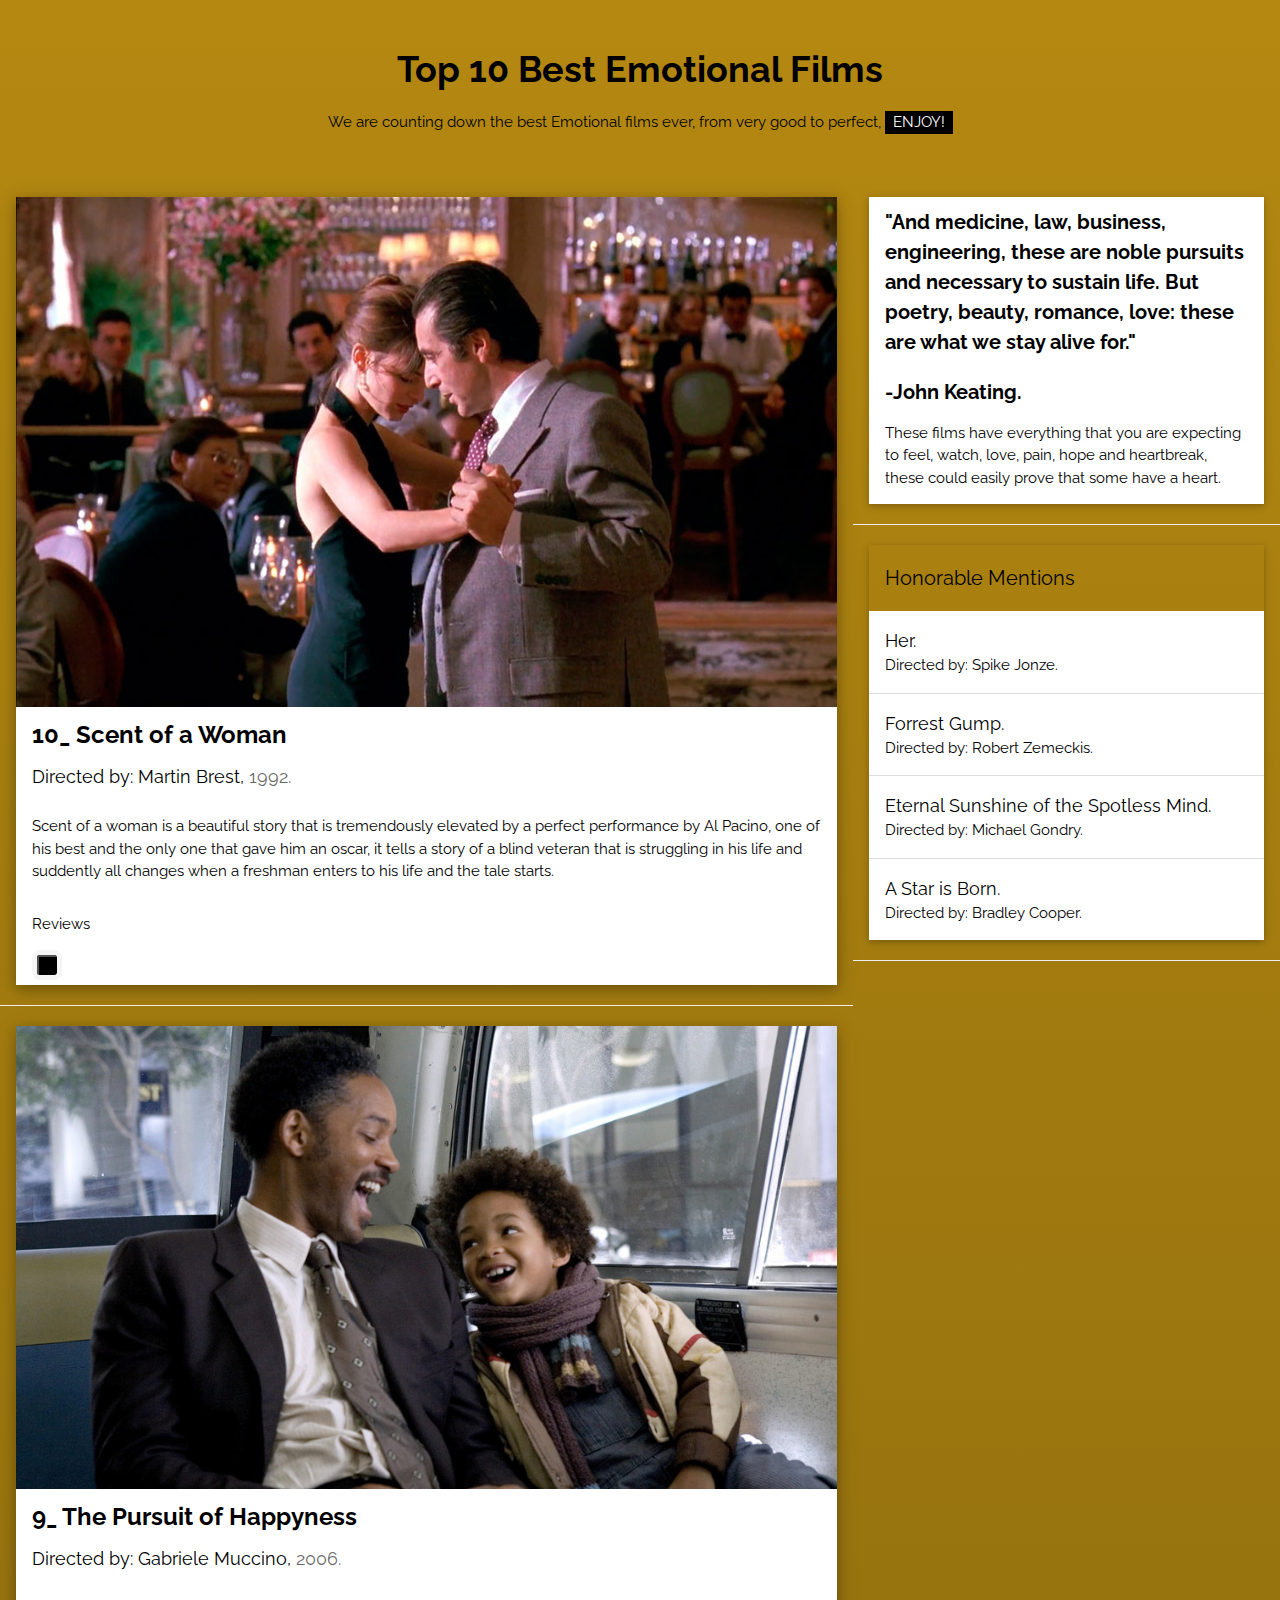
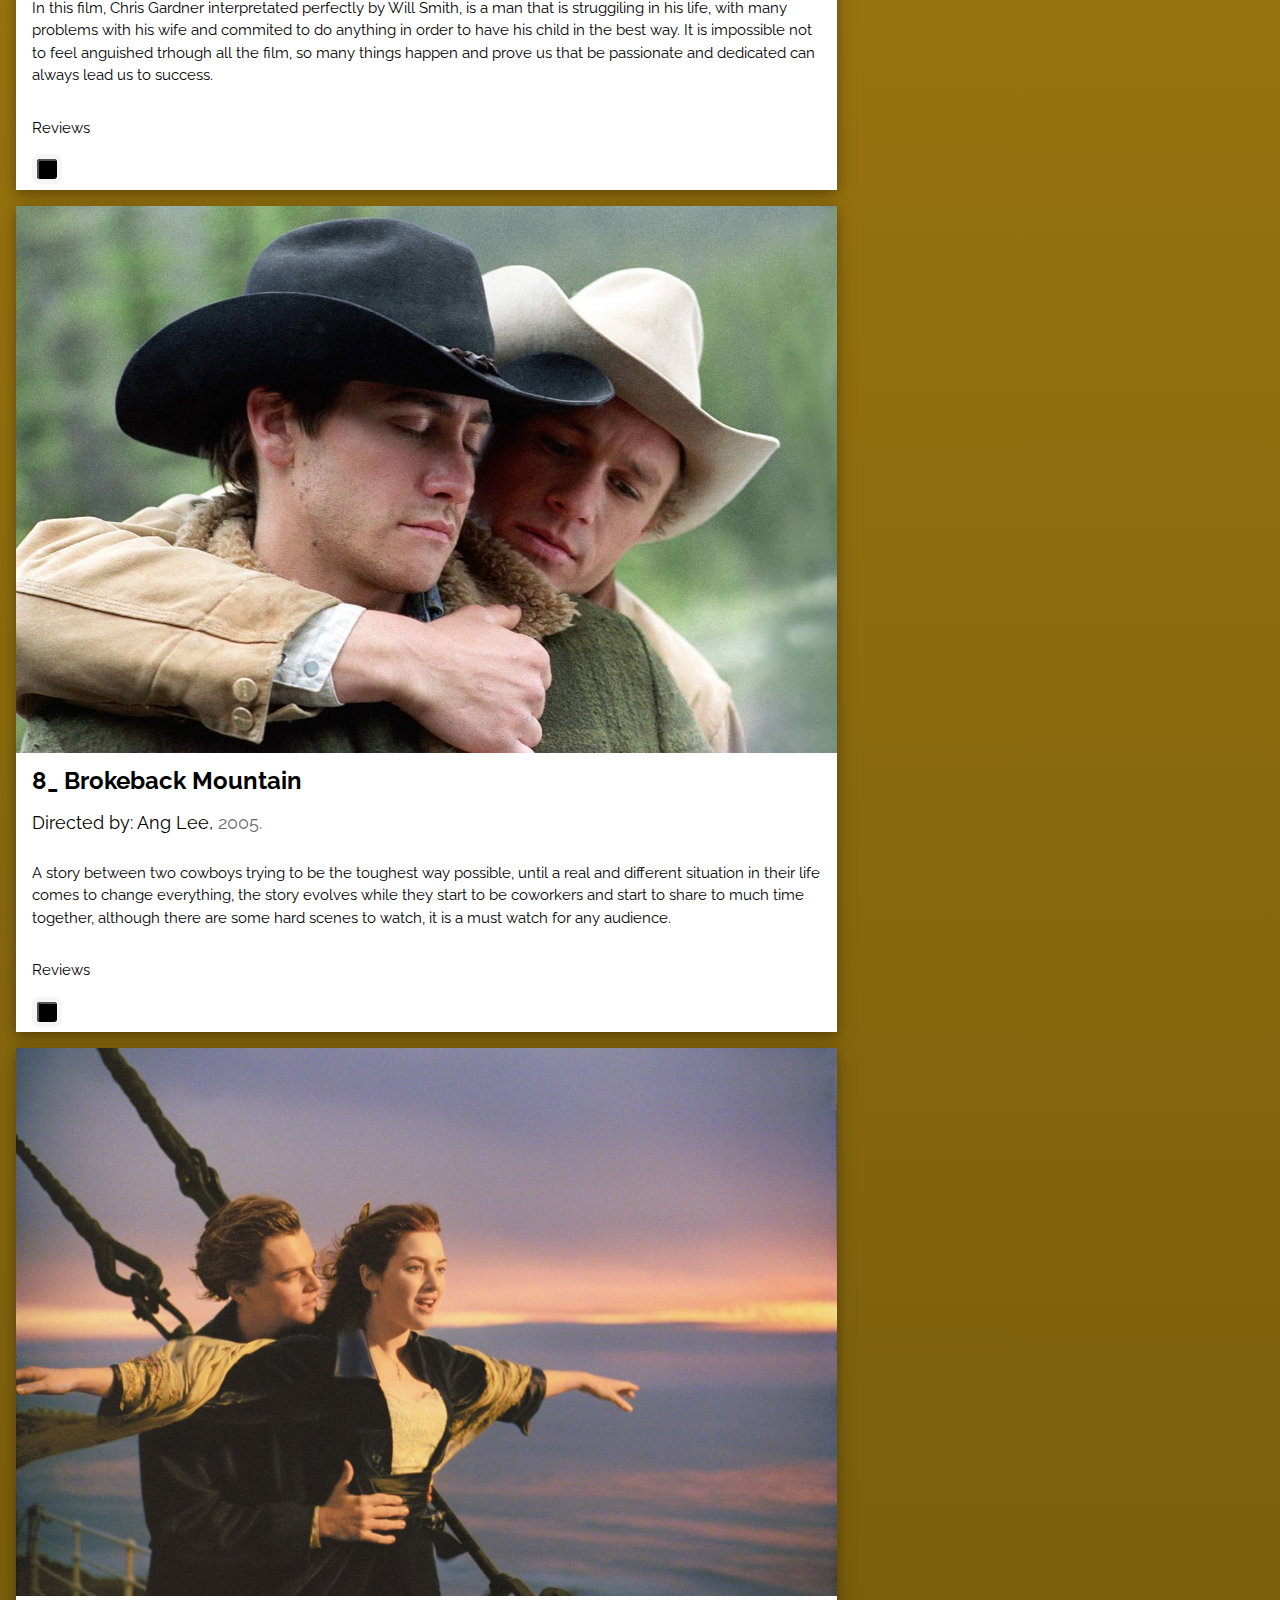
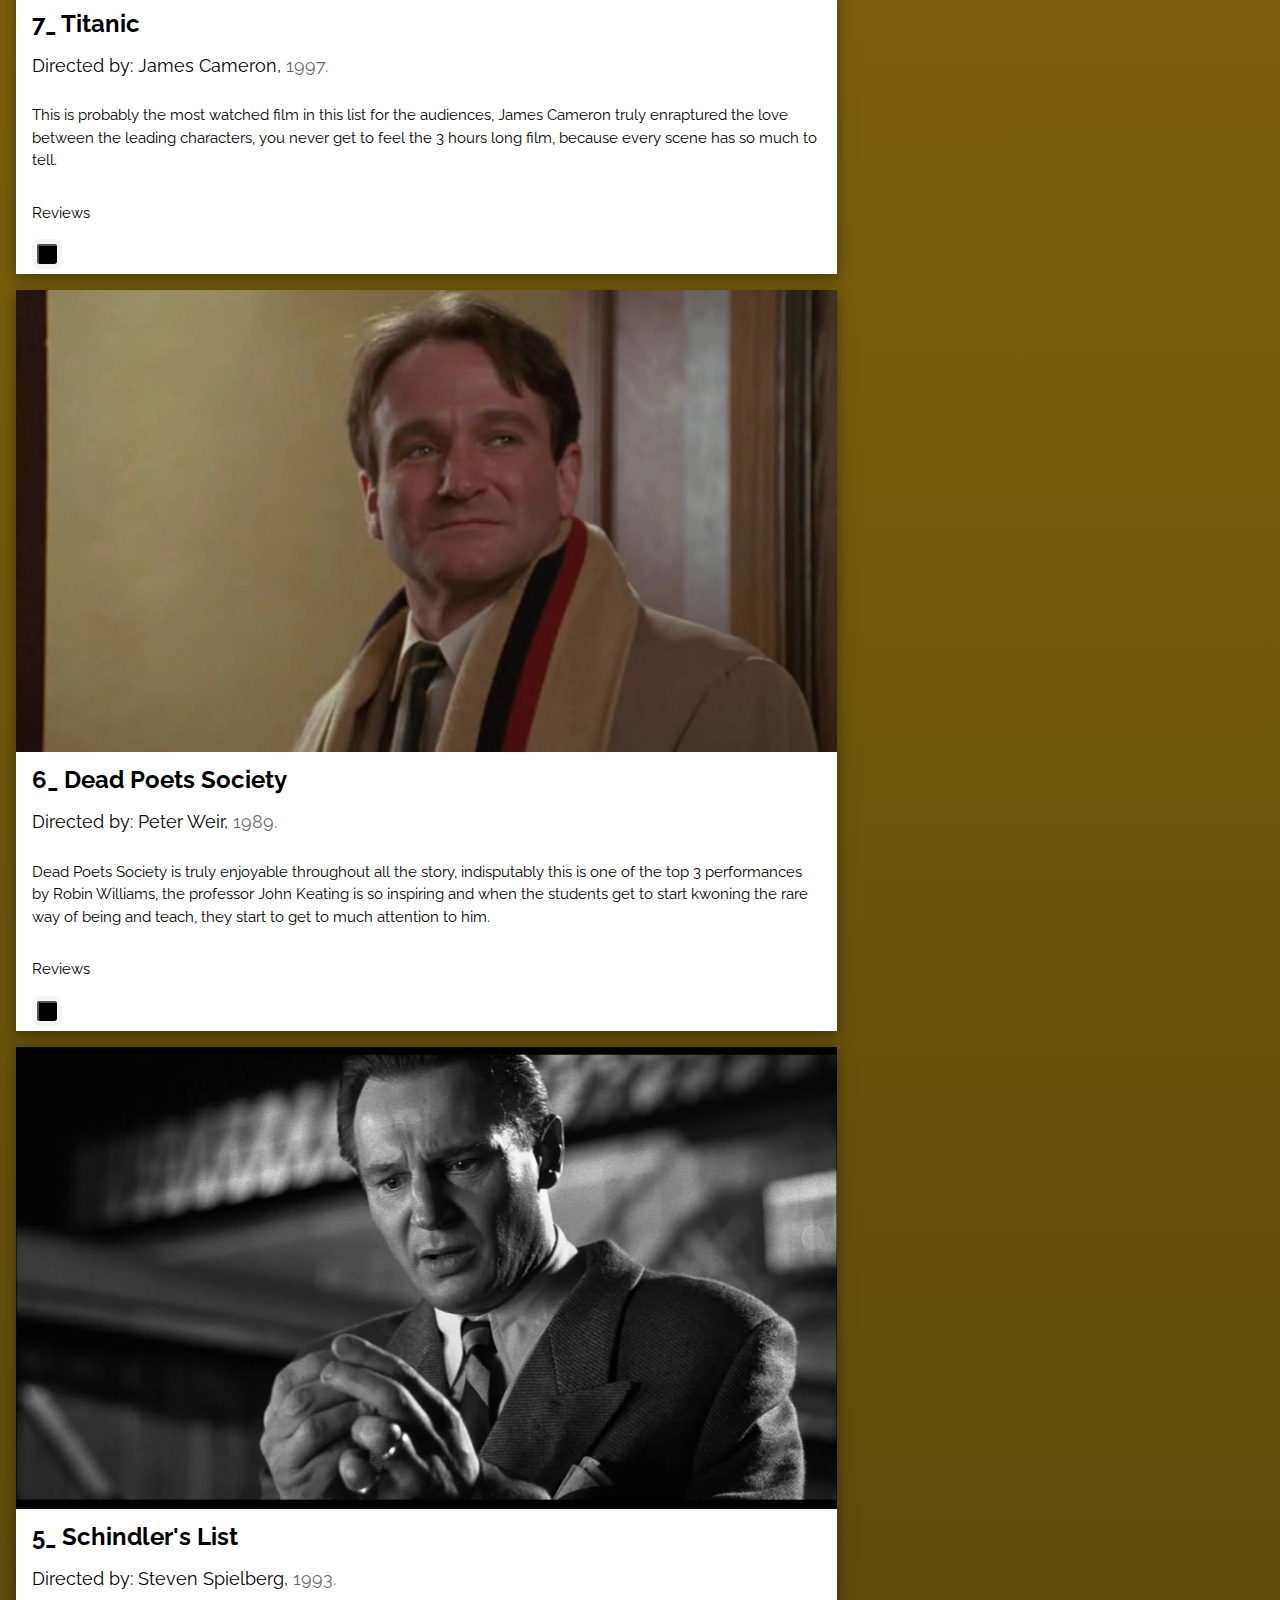
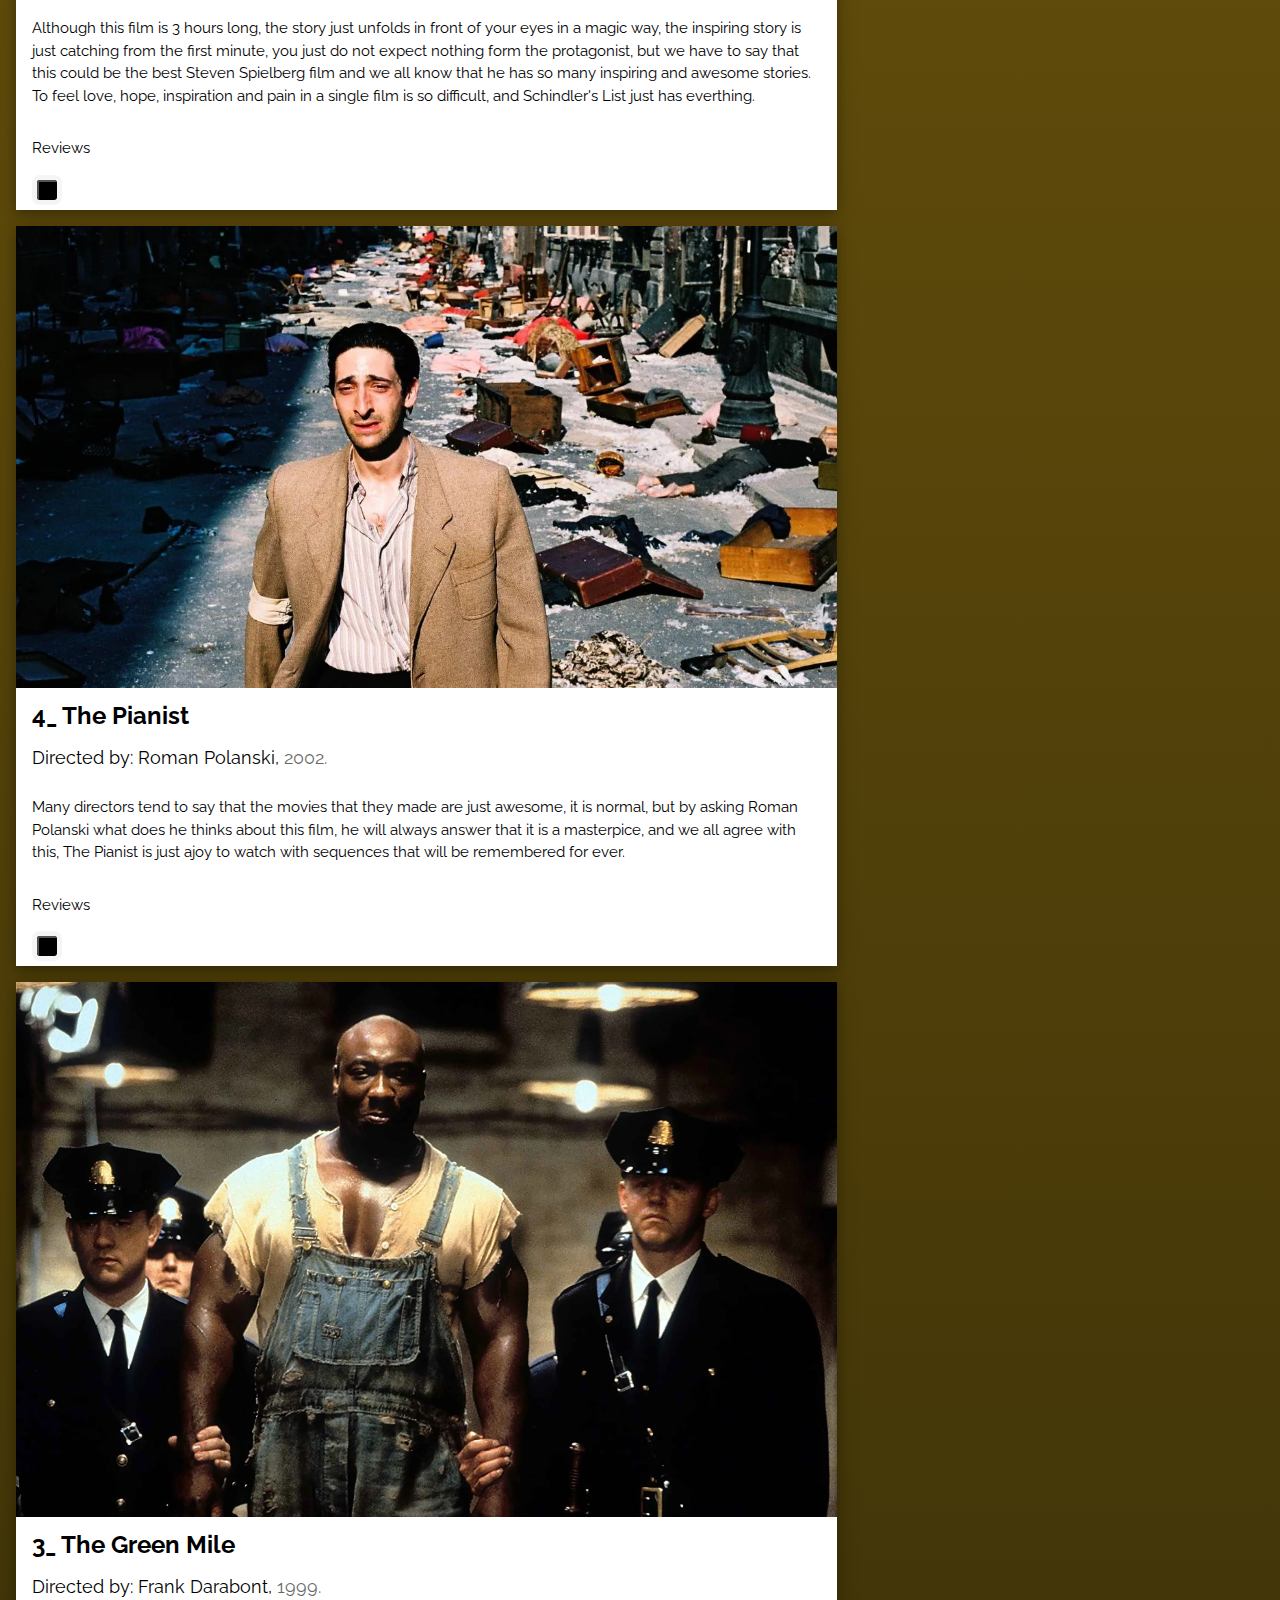
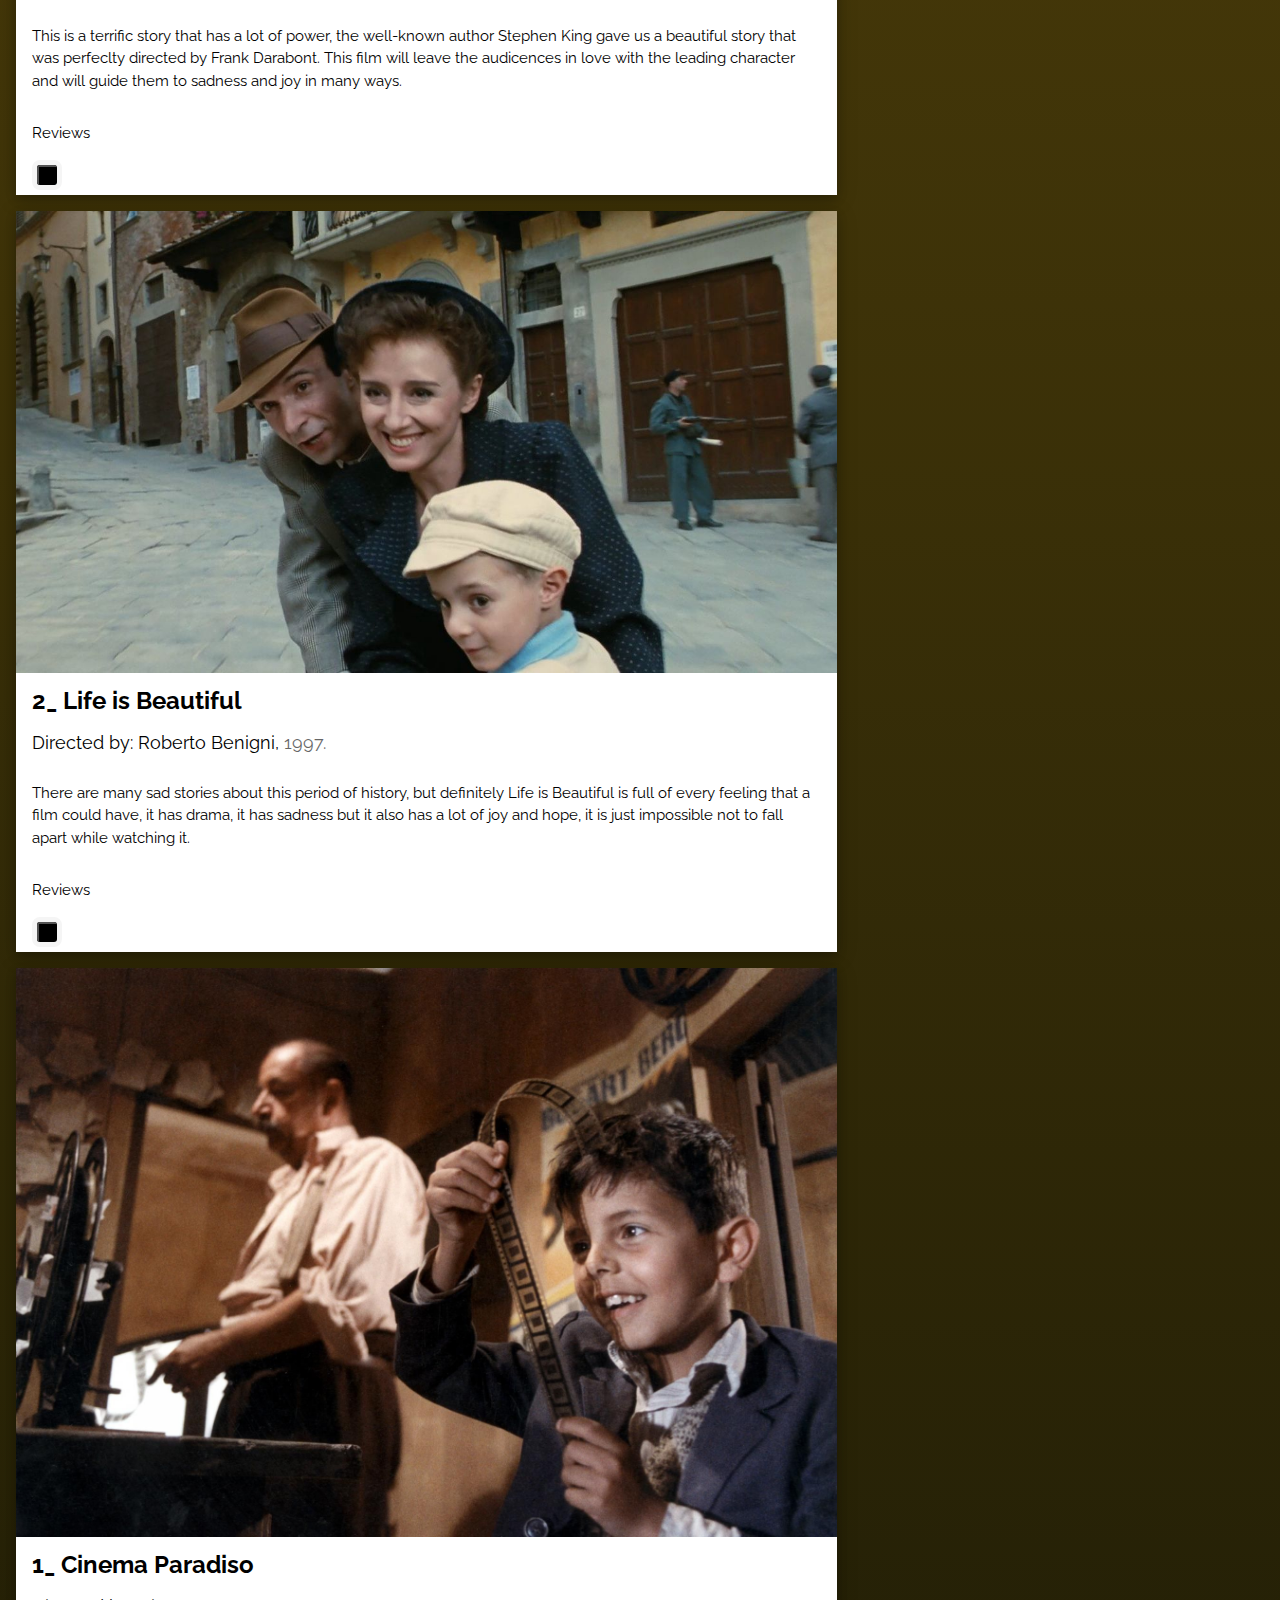
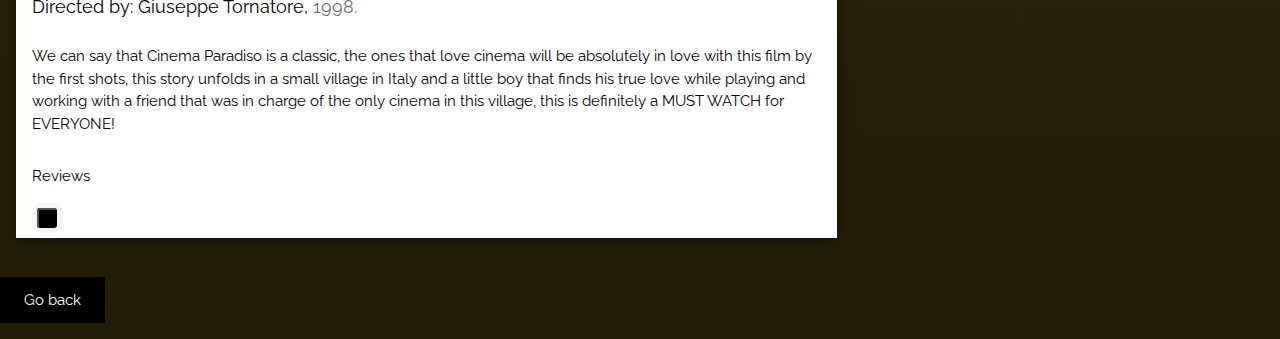
<file: InternationalFilms.html>
<!DOCTYPE html>
<html>
<head>
<title>Best Emotional</title>
<meta charset="UTF-8">
<meta name="viewport" content="width=device-width, initial-scale=1">
<link rel="stylesheet" href="https://www.w3schools.com/w3css/4/w3.css">
<link rel="stylesheet" href="https://fonts.googleapis.com/css?family=Raleway">
<link rel="stylesheet" type="text/css" href="css/styles2.css">
<style>
body,h1,h2,h3,h4,h5 {font-family: "Raleway", sans-serif}
</style>
</head>
<body class="w3-light-grey">

<!-- w3-content defines a container for fixed size centered content, 
and is wrApped around the whole page content, except for the footer in this example -->
<div class="w3-content" style="max-width:1400px">

<!-- Header -->
<header class="w3-container w3-center w3-padding-32"> 
  <h1><b>Top 10 Best Emotional Films</b></h1>
  <p>We are counting down the best Emotional films ever, from very good to perfect, <span class="w3-tag">ENJOY!</span></p>
</header>

<!-- Grid -->
<div class="w3-row">
<div class="w3-col l8 s12">
      <!-- 10 Scent of a Woman -->
  <div class="w3-card-4 w3-margin w3-white">
  <img src="assets/Emotional/ScentofaWoman.jpg" alt="Norway" style="width:100%">
    <div class="w3-container">
      <h3><b>10_ Scent of a Woman</b></h3>
      <h5>Directed by: Martin Brest, <span class="w3-opacity">1992.</span></h5>
    </div>

    <div class="w3-container">
      <p>Scent of a woman is a beautiful story that is tremendously elevated by a perfect performance by Al Pacino, one of his best and the only one that gave him an oscar, it tells a story of a blind veteran that is struggling in his life and suddently all changes when a freshman enters to his life and the tale starts.</p>
      <div class="w3-row">
        <div class="faq-container">

          <p id="textToHide10">Reviews</p> 
          <div class="faq">       
            <button class="faq-toggle" onclick="toggleWord('textToHide10')">
              <p>x</p>
              <i class="fas fa-chevron-down"></i>
              <i class="fas fa-times"></i>
            </button>
            <h3 class="faq-title">
              .
            </h3>
      
            <p class="faq-text">
            This will be the text
            </p>
            </div>
          </div>
      </div>
  </div>

</div>
<hr>

<!-- 9 The Pursuit of HAppyness -->

  <!-- Blog entry -->
  <div class="w3-card-4 w3-margin w3-white">
    <img src="assets/Emotional/ThePursuit.jpg" alt="Nature" style="width:100%">
    <div class="w3-container">
      <h3><b>9_ The Pursuit of Happyness </b></h3>
      <h5>Directed by: Gabriele Muccino, <span class="w3-opacity">2006.</span></h5>
    </div>

    <div class="w3-container">
      <p>In this film, Chris Gardner interpretated perfectly by Will Smith, is a man that is struggiling in his life, with many problems with his wife and commited to do anything in order to have his child in the best way. It is impossible not to feel anguished trhough all the film, so many things happen and prove us that be passionate and dedicated can always lead us to success.</p>
      <div class="w3-row">
        <div class="faq-container">

          <p id="textToHide9">Reviews</p> 
          <div class="faq">
            <button class="faq-toggle" onclick="toggleWord('textToHide9')">
              <p>x</p>
              <i class="fas fa-chevron-down"></i>
              <i class="fas fa-times"></i>
            </button>
            <h3 class="faq-title">
              .
            </h3>
      
            <p class="faq-text">
            This will be the text
            </p>
            </div>
          </div>
      </div>
  </div>
</div>

  <!-- 8_  Brokeback Mountain -->
  <div class="w3-card-4 w3-margin w3-white">
  <img src="assets/Emotional/BrokebackMountain.jpg" alt="Norway" style="width:100%">
    <div class="w3-container">
      <h3><b>8_ Brokeback Mountain</b></h3>
      <h5>Directed by: Ang Lee, <span class="w3-opacity">2005.</span></h5>
    </div>

    <div class="w3-container">
      <p>A story between two cowboys trying to be the toughest way possible, until a real and different situation in their life comes to change everything, the story evolves while they start to be coworkers and start to share to much time together, although there are some hard scenes to watch, it is a must watch for any audience.</p>
      <div class="w3-row">
        <div class="faq-container">
          <p id="textToHide8">Reviews</p> 
            <div class="faq">
              <button class="faq-toggle" onclick="toggleWord('textToHide8')">
                <p>x</p>

              <i class="fas fa-chevron-down"></i>
              <i class="fas fa-times"></i>
            </button>
            <h3 class="faq-title">
              .
            </h3>
      
            <p class="faq-text">
            This will be the text
            </p>
            </div>
          </div>
      </div>
    </div>
  </div>

    <!-- 7_  Titanic -->
  <div class="w3-card-4 w3-margin w3-white">
  <img src="assets/Emotional/Titanic.jpg" alt="Norway" style="width:100%">
    <div class="w3-container">
      <h3><b>7_ Titanic</b></h3>
      <h5>Directed by: James Cameron, <span class="w3-opacity">1997.</span></h5>
    </div>

    <div class="w3-container">
      <p>This is probably the most watched film in this list for the audiences, James Cameron truly enraptured the love between the leading characters, you never get to feel the 3 hours long film, because every scene has so much to tell. </p>
      <div class="w3-row">
        <div class="faq-container">
          <p id="textToHide7">Reviews</p> 
            <div class="faq">
              <button class="faq-toggle" onclick="toggleWord('textToHide7')">
                <p>x</p>
              <i class="fas fa-chevron-down"></i>
              <i class="fas fa-times"></i>
            </button>
            <h3 class="faq-title">
              .
            </h3>
      
            <p class="faq-text">
            This will be the text
            </p>
            </div>
          </div>
      </div>
    </div>
  </div>


    <!-- 6 Dead Poets Society -->
  <div class="w3-card-4 w3-margin w3-white">
  <img src="assets/Emotional/DeadPoetsSociety.jpg" alt="Norway" style="width:100%">
    <div class="w3-container">
      <h3><b>6_ Dead Poets Society</b></h3>
      <h5>Directed by: Peter Weir, <span class="w3-opacity">1989.</span></h5>
    </div>

    <div class="w3-container">
      <p>Dead Poets Society is truly enjoyable throughout all the story, indisputably this is one of the top 3 performances by Robin Williams, the professor John Keating is so inspiring and when the students get to start kwoning the rare way of being and teach, they start to get to much attention to him.</p>
      <div class="w3-row">
        <div class="faq-container">
          <p id="textToHide6">Reviews</p> 
            <div class="faq">
              <button class="faq-toggle" onclick="toggleWord('textToHide6')">
                <p>x</p>
              <i class="fas fa-chevron-down"></i>
              <i class="fas fa-times"></i>
            </button>
            <h3 class="faq-title">
              .
            </h3>
      
            <p class="faq-text">
            This will be the text
            </p>
            </div>
          </div>
      </div>
    </div>
  </div>


      <!-- 5_ Schindler's List -->
  <div class="w3-card-4 w3-margin w3-white">
  <img src="assets/Emotional/SchindlersList.jpg" alt="Norway" style="width:100%">
    <div class="w3-container">
      <h3><b>5_ Schindler's List</b></h3>
      <h5>Directed by: Steven Spielberg, <span class="w3-opacity">1993.</span></h5>
    </div>

    <div class="w3-container">
      <p>Although this film is 3 hours long, the story just unfolds in front of your eyes in a magic way, the inspiring story is just catching from the first minute, you just do not expect nothing form the protagonist, but we have to say that this could be the best Steven Spielberg film and we all know that he has so many inspiring and awesome stories. To feel love, hope, inspiration and pain in a single film is so difficult, and Schindler's List just has everthing.</p>
      <div class="w3-row">
        <div class="faq-container">
          <p id="textToHide5">Reviews</p> 
            <div class="faq">
              <button class="faq-toggle" onclick="toggleWord('textToHide5')">
                <p>x</p>
              <i class="fas fa-chevron-down"></i>
              <i class="fas fa-times"></i>
            </button>
            <h3 class="faq-title">
              .
            </h3>
      
            <p class="faq-text">
            This will be the text
            </p>
            </div>
          </div>
      </div>
    </div>
  </div>

      <!-- 4 The Pianist -->
  <div class="w3-card-4 w3-margin w3-white">
  <img src="assets/Emotional/ThePianist.jpg" alt="Norway" style="width:100%">
    <div class="w3-container">
      <h3><b>4_ The Pianist</b></h3>
      <h5>Directed by: Roman Polanski, <span class="w3-opacity">2002.</span></h5>
    </div>

    <div class="w3-container">
      <p>Many directors tend to say that the movies that they made are just awesome, it is normal, but by asking Roman Polanski what does he thinks about this film, he will always answer that it is a masterpice, and we all agree with this, The Pianist is just ajoy to watch with sequences that will be remembered for ever.</p>
      <div class="w3-row">
        <div class="faq-container">
          <p id="textToHide4">Reviews</p> 
            <div class="faq">
              <button class="faq-toggle" onclick="toggleWord('textToHide4')">
                <p>x</p>
              <i class="fas fa-chevron-down"></i>
              <i class="fas fa-times"></i>
            </button>
            <h3 class="faq-title">
              .
            </h3>
      
            <p class="faq-text">
            This will be the text
            </p>
            </div>
          </div>
      </div>
    </div>
  </div>

      <!-- 3 The Green Mile -->
  <div class="w3-card-4 w3-margin w3-white">
  <img src="assets/Emotional/TheGreenMile.jpg" alt="Norway" style="width:100%">
    <div class="w3-container">
      <h3><b>3_ The Green Mile</b></h3>
      <h5>Directed by: Frank Darabont, <span class="w3-opacity">1999.</span></h5>
    </div>

    <div class="w3-container">
      <p>This is a terrific story that has a lot of power, the well-known author Stephen King gave us a beautiful story that was perfeclty directed by Frank Darabont. This film will leave the audicences in love with the leading character and will guide them to sadness and joy in many ways.</p>
      <div class="w3-row">
        <div class="faq-container">
          <p id="textToHide3">Reviews</p> 
            <div class="faq">
              <button class="faq-toggle" onclick="toggleWord('textToHide3')">
                <p>x</p>
              <i class="fas fa-chevron-down"></i>
              <i class="fas fa-times"></i>
            </button>
            <h3 class="faq-title">
              .
            </h3>
      
            <p class="faq-text">
            This will be the text
            </p>
            </div>
          </div>
      </div>
    </div>
  </div>

      <!-- 2 Life is Beautiful -->
  <div class="w3-card-4 w3-margin w3-white">
  <img src="assets/Emotional/LifeisBeautiful.jpg" alt="Norway" style="width:100%">
    <div class="w3-container">
      <h3><b>2_ Life is Beautiful</b></h3>
      <h5>Directed by: Roberto Benigni, <span class="w3-opacity">1997.</span></h5>
    </div>

    <div class="w3-container">
      <p>There are many sad stories about this period of history, but definitely Life is Beautiful is full of every feeling that a film could have, it has drama, it has sadness but it also has a lot of joy and hope, it is just impossible not to fall apart while watching it.</p>
      <div class="w3-row">
        <div class="faq-container">
          <p id="textToHide2">Reviews</p> 
            <div class="faq">
              <button class="faq-toggle" onclick="toggleWord('textToHide2')">
                <p>x</p>
              <i class="fas fa-chevron-down"></i>
              <i class="fas fa-times"></i>
            </button>
            <h3 class="faq-title">
              .
            </h3>
      
            <p class="faq-text">
            This will be the text
            </p>
            </div>
          </div>
      </div>
    </div>
  </div>

      <!-- 1 Cinema Paradiso -->
  <div class="w3-card-4 w3-margin w3-white">
  <img src="assets/Emotional/CinemaParadiso.jpg" alt="Norway" style="width:100%">
    <div class="w3-container">
      <h3><b>1_ Cinema Paradiso</b></h3>
      <h5>Directed by: Giuseppe Tornatore, <span class="w3-opacity">1998.</span></h5>
    </div>

    <div class="w3-container">
      <p>We can say that Cinema Paradiso is a classic, the ones that love cinema will be absolutely in love with this film by the first shots, this story unfolds in a small village in Italy and a little boy that finds his true love while playing and working with a friend that was in charge of the only cinema in this village, this is definitely a MUST WATCH for EVERYONE!</p>
      <div class="w3-row">
        <div class="faq-container">
          <p id="textToHide1">Reviews</p> 
            <div class="faq">
              <button class="faq-toggle" onclick="toggleWord('textToHide1')">
                <p>x</p>
              <i class="fas fa-chevron-down"></i>
              <i class="fas fa-times"></i>
            </button>
            <h3 class="faq-title">
              .
            </h3>
      
            <p class="faq-text">
            This will be the text
            </p>
            </div>
          </div>
      </div>
    </div>
  </div>
     

<!-- END BLOG ENTRIES -->
</div>

<!-- Introduction menu -->
<div class="w3-col l4">
  <!-- About Card -->
  <div class="w3-card w3-margin w3-margin-top">

    <div class="w3-container w3-white">
      <h4><b>"And medicine, law, business, engineering, these are noble pursuits and necessary to sustain life. But poetry, beauty, romance, love: these are what we stay alive for." <p></p> -John Keating.</b></h4>
      <p>These films have everything that you are expecting to feel, watch, love, pain, hope and heartbreak, these could easily prove that some have a heart.</p>
    </div>
  </div><hr>
  
  <!-- Posts -->
  <div class="w3-card w3-margin">
    <div class="w3-container w3-padding">
      <h4>Honorable Mentions</h4>
    </div>
    <ul class="w3-ul w3-hoverable w3-white">
      <li class="w3-padding-16">

        <span class="w3-large">Her.</span><br>
        <span>Directed by: Spike Jonze.</span>
      </li>
      <li class="w3-padding-16">

        <span class="w3-large">Forrest Gump.</span><br>
        <span>Directed by: Robert Zemeckis.</span>
      </li> 
      <li class="w3-padding-16">
       
        <span class="w3-large">Eternal Sunshine of the Spotless Mind.</span><br>
        <span>Directed by: Michael Gondry.</span>
      </li>   
      <li class="w3-padding-16 w3-hide-medium w3-hide-small">

        <span class="w3-large">A Star is Born.</span><br>
        <span>Directed by: Bradley Cooper.</span>
      </li>  
    </ul>
  </div>
  <hr> 
  
<!-- END Introduction Menu -->
</div>

<!-- END GRID -->
</div><br>

<!-- END w3-content -->
</div>

<!-- Footer -->
<footer>
  <a href="index.html">
  <button class="w3-button w3-black w3-padding-large 
  w3-margin-bottom">Go back</button>
  </a>

</footer>
  <script src="./js/script2.js"></script>
</body>
</html>
</file>
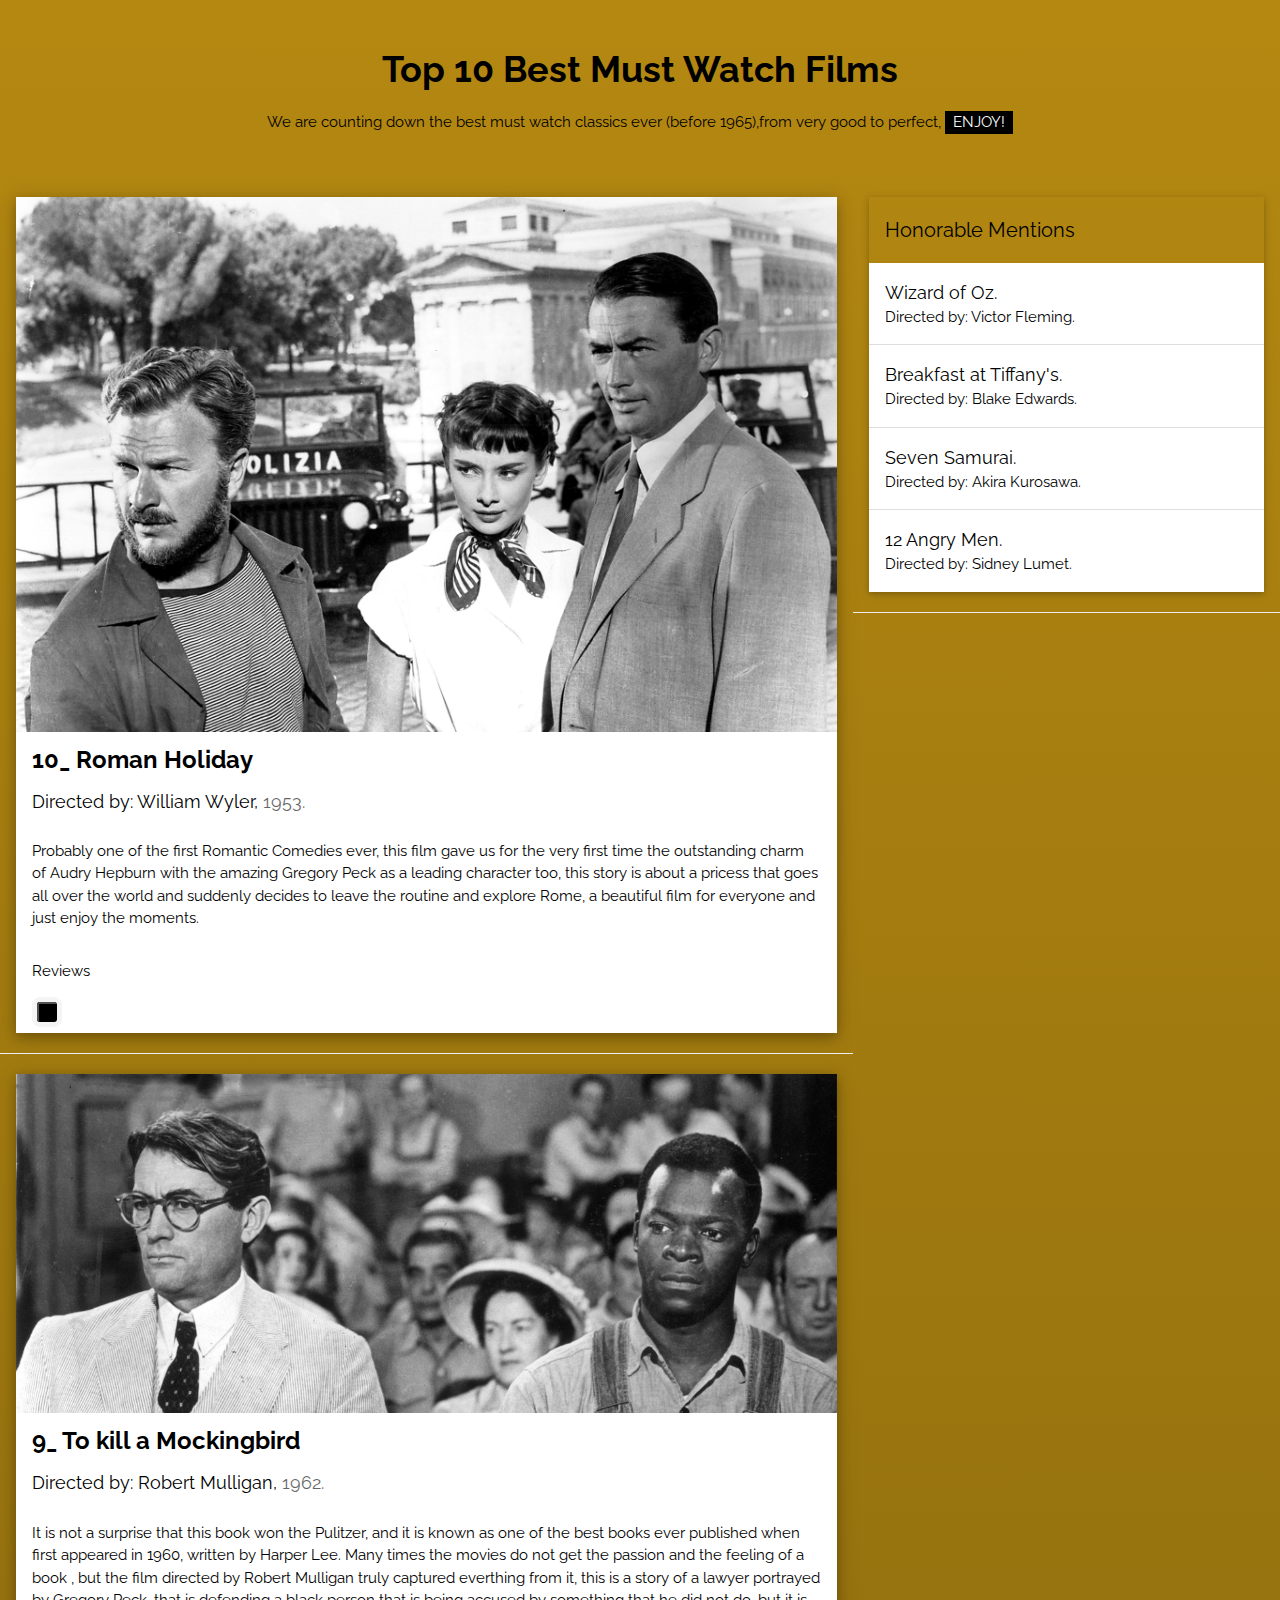
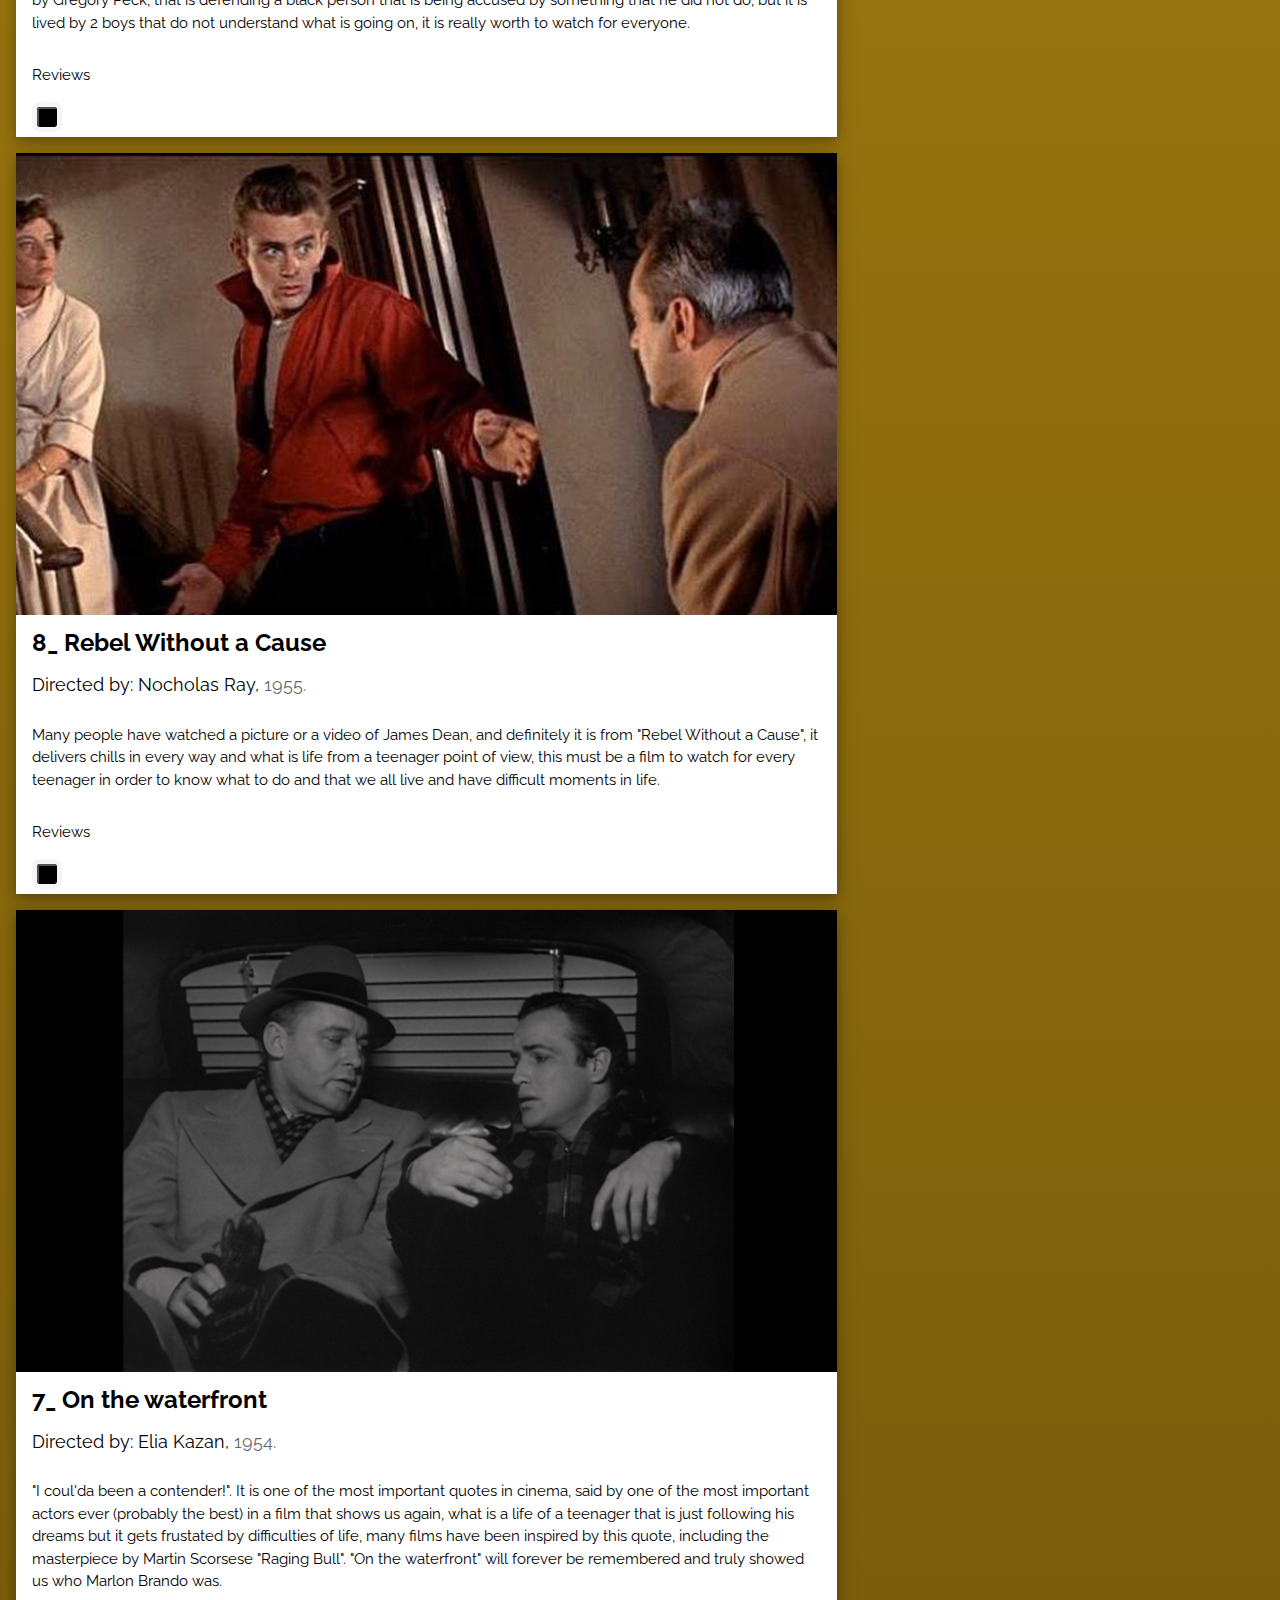
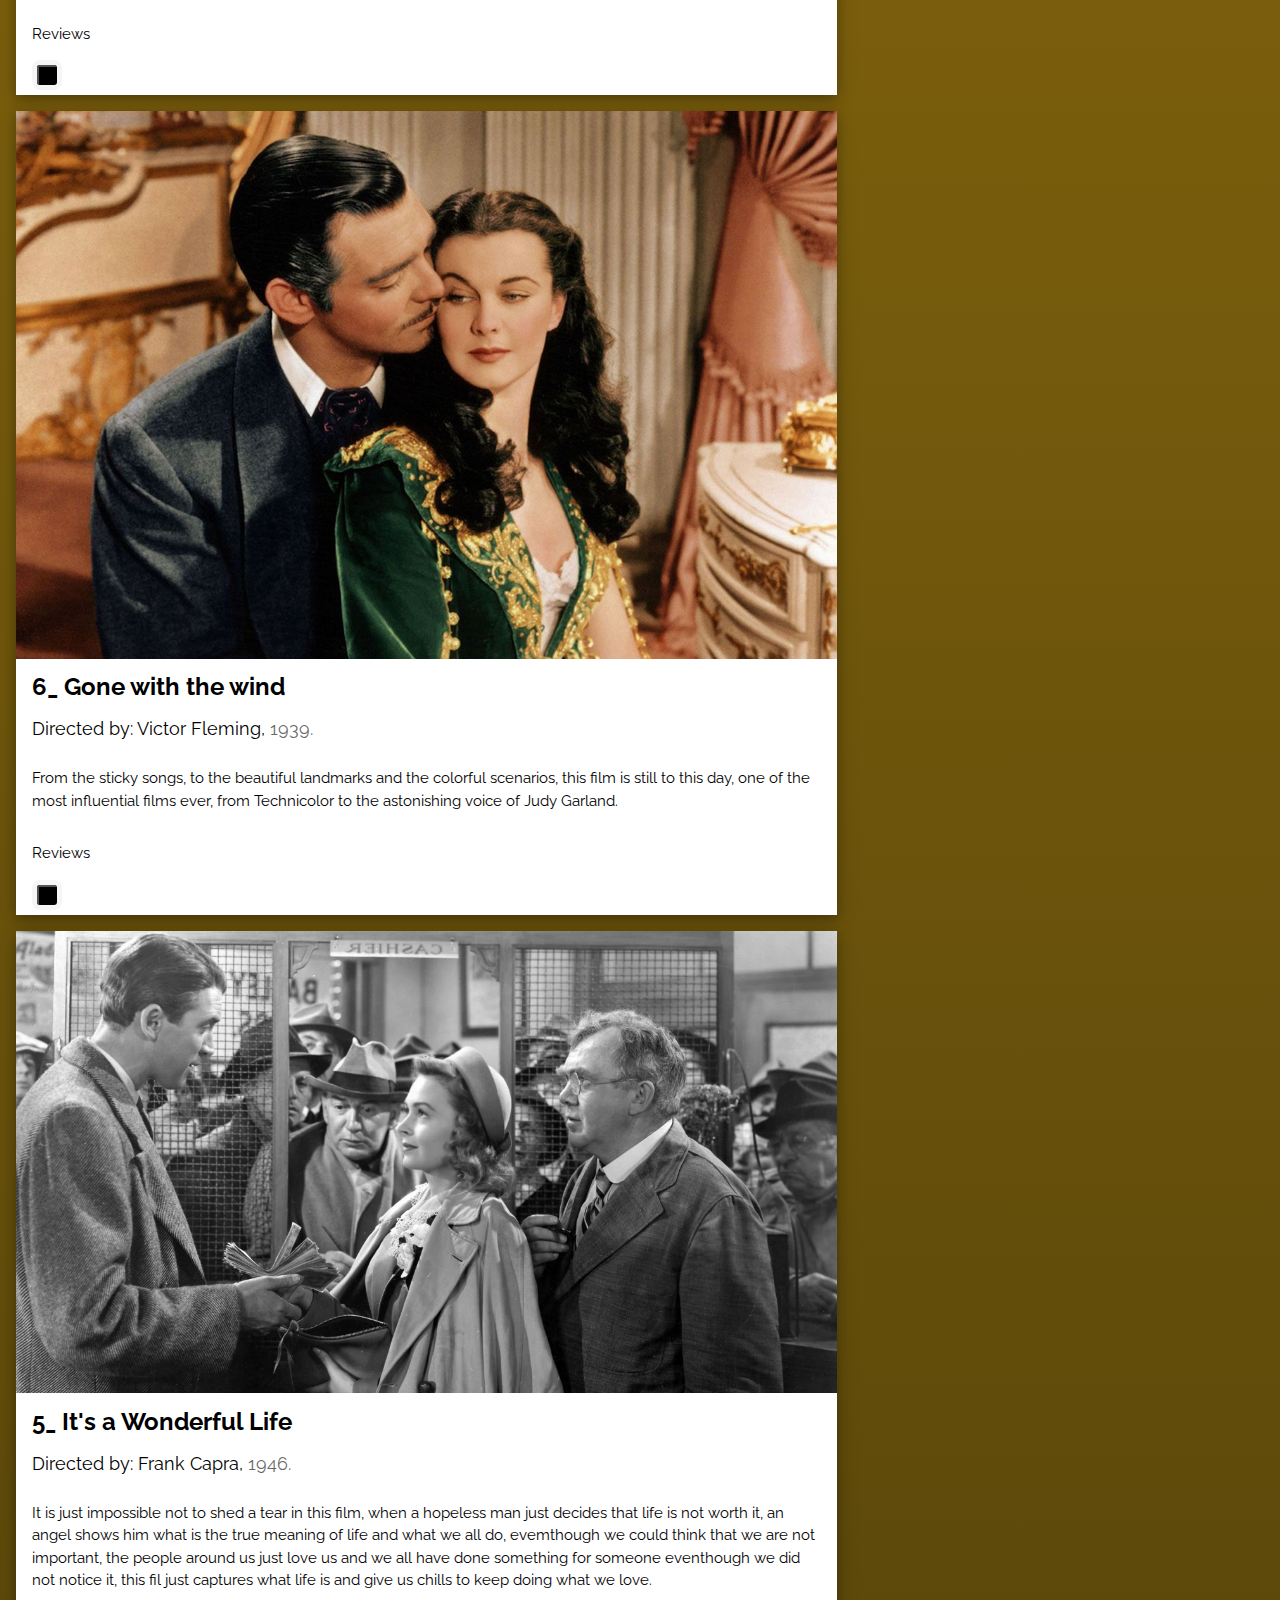
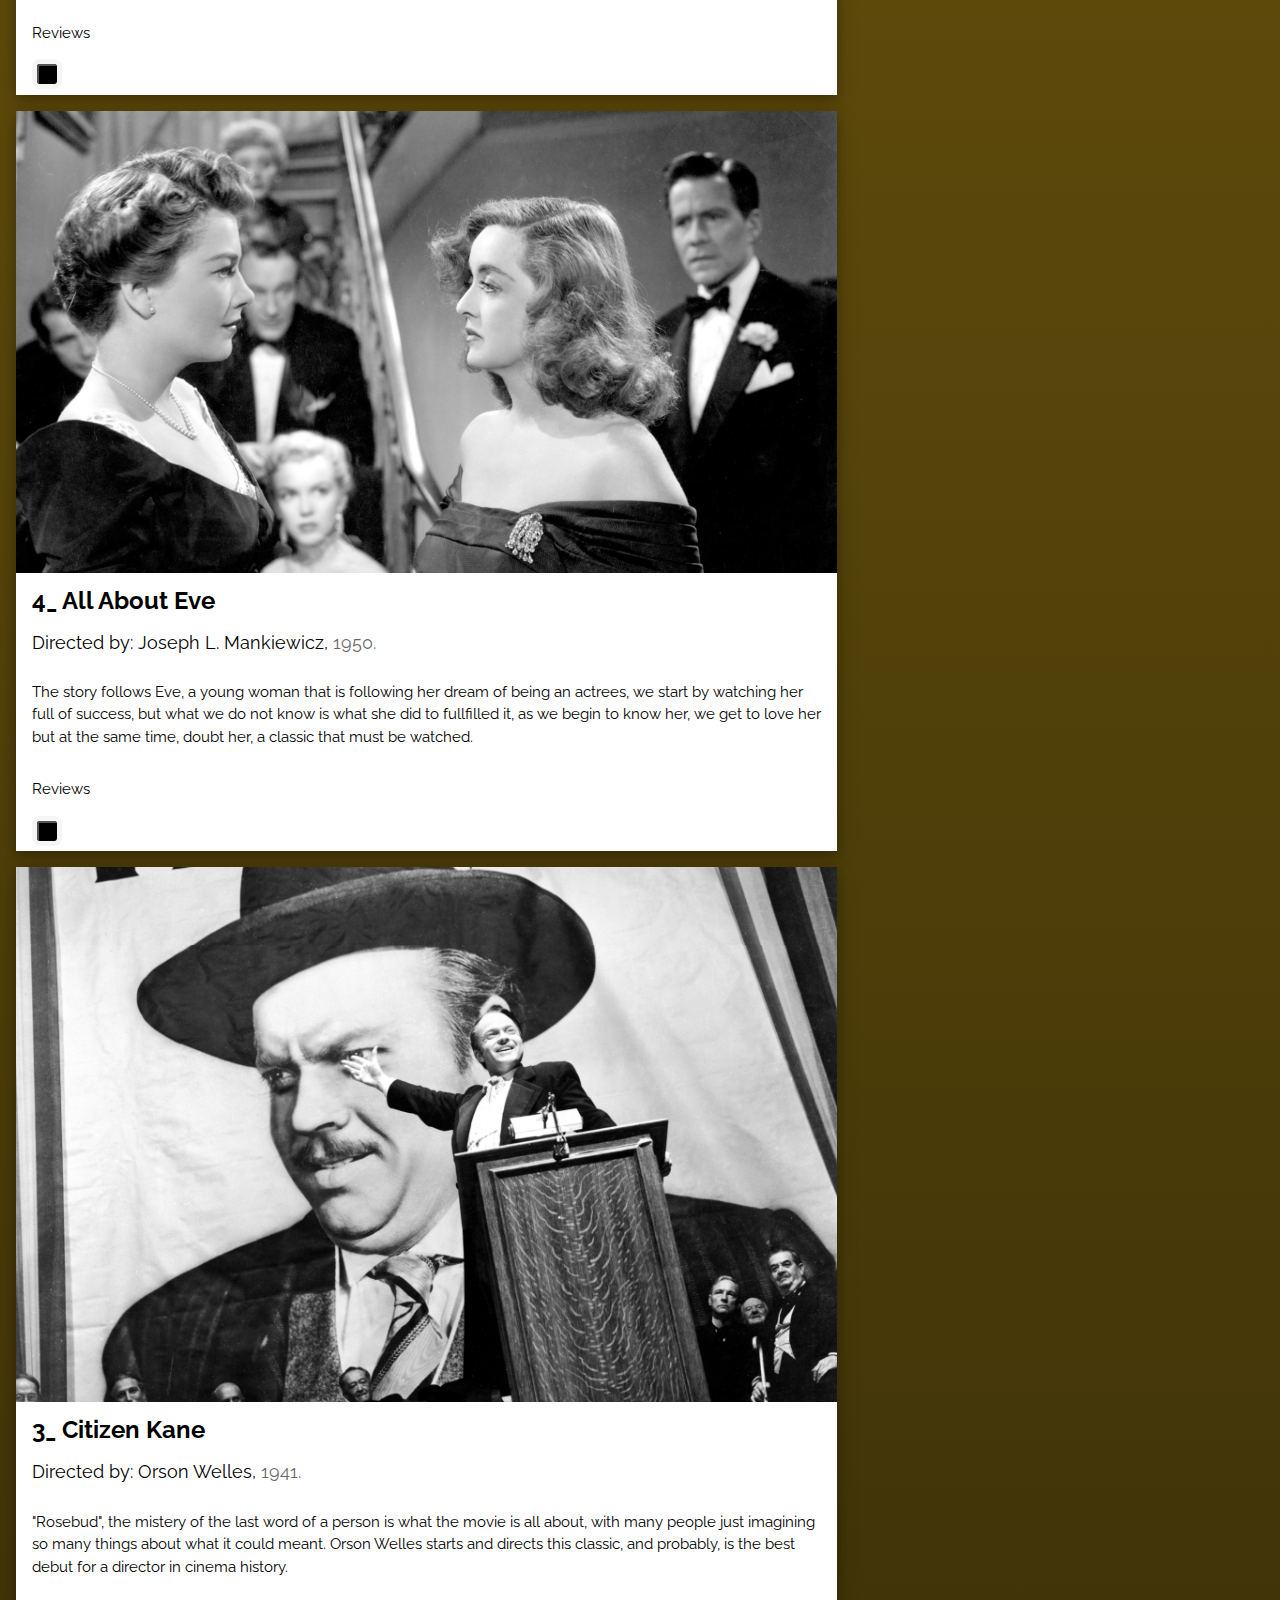
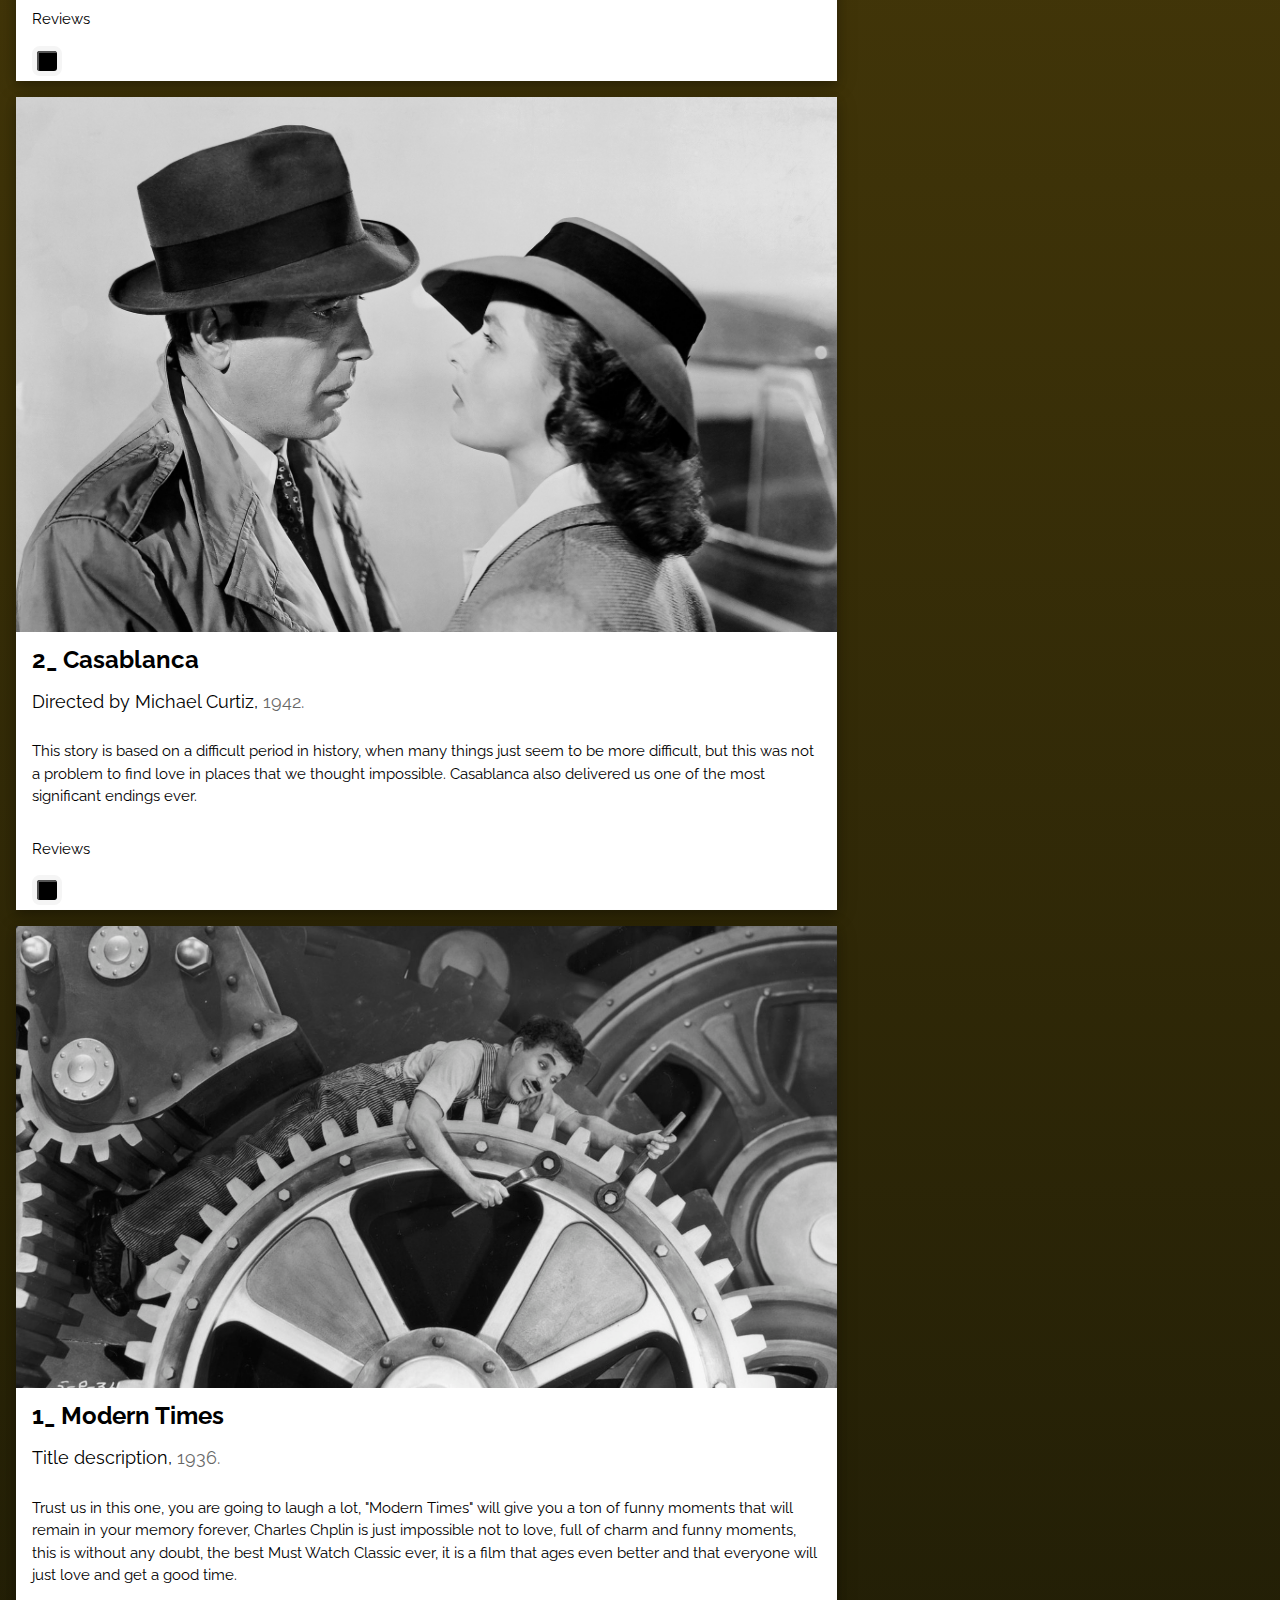
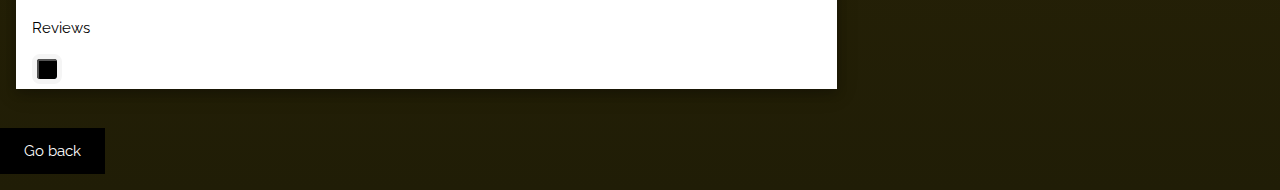
<file: MustWatchClassics.html>
<!DOCTYPE html>
<html>
<head>
<title>Must Watch Films</title>
<meta charset="UTF-8">
<meta name="viewport" content="width=device-width, initial-scale=1">
<link rel="stylesheet" href="https://www.w3schools.com/w3css/4/w3.css">
<link rel="stylesheet" href="https://fonts.googleapis.com/css?family=Raleway">
<link rel="stylesheet" type="text/css" href="css/styles2.css">
<style>
body,h1,h2,h3,h4,h5 {font-family: "Raleway", sans-serif}
</style>
</head>
<body class="w3-light-grey">

<!-- w3-content defines a container for fixed size centered content, 
and is wrApped around the whole page content, except for the footer in this example -->
<div class="w3-content" style="max-width:1400px">

<!-- Header -->
<header class="w3-container w3-center w3-padding-32"> 
  <h1><b>Top 10 Best Must Watch Films</b></h1>
  <p>We are counting down the best must watch classics ever (before 1965),from very good to perfect, <span class="w3-tag">ENJOY!</span></p>
</header>

<!-- Grid -->
<div class="w3-row">

<!-- 10_ romanholiday -->
<div class="w3-col l8 s12">
  <!-- Blog entry -->
  <div class="w3-card-4 w3-margin w3-white">
    <img src="assets/MustWatchClassics/romanholiday.jpg" alt="Nature" style="width:100%">
    <div class="w3-container">
      <h3><b>10_ Roman Holiday </b></h3>
      <h5>Directed by: William Wyler, <span class="w3-opacity">1953.</span></h5>
    </div>

    <div class="w3-container">
      <p>Probably one of the first Romantic Comedies ever, this film gave us for the very first time the outstanding charm of Audry Hepburn with the amazing Gregory Peck as a leading character too, this story is about a pricess that goes all over the world and suddenly decides to leave the routine and explore Rome, a beautiful film for everyone and just enjoy the moments.</p>
      <div class="w3-row">
        <div class="faq-container">

          <p id="textToHide10">Reviews</p> 
            <div class="faq">       
              <button class="faq-toggle" onclick="toggleWord('textToHide10')">
                <p>x</p>
                <i class="fas fa-chevron-down"></i>
                <i class="fas fa-times"></i>
              </button>
              <h3 class="faq-title">
                .
              </h3>
        
              <p class="faq-text">
              This will be the text
            </p>
          </div>
        </div>
    </div>
</div>

</div>
<hr>

  <!-- 9_  mockinbird -->
  <div class="w3-card-4 w3-margin w3-white">
  <img src="assets/MustWatchClassics/mockinbird.jpg" alt="Norway" style="width:100%">
    <div class="w3-container">
      <h3><b>9_ To kill a Mockingbird</b></h3>
      <h5>Directed by: Robert Mulligan, <span class="w3-opacity">1962.</span></h5>
    </div>

    <div class="w3-container">
      <p>It is not a surprise that this book won the Pulitzer, and it is known as one of the best books ever published when first appeared in 1960, written by Harper Lee. Many times the movies do not get the passion and the feeling of a book , but the film directed by Robert Mulligan truly captured everthing from it, this is a story of a lawyer portrayed by Gregory Peck, that is defending a black person that is being accused by something that he did not do, but it is lived by 2 boys that do not understand what is going on, it is really worth to watch for everyone.</p>
      <div class="w3-row">
        <div class="faq-container">

          <p id="textToHide9">Reviews</p> 
            <div class="faq">       
              <button class="faq-toggle" onclick="toggleWord('textToHide9')">
                <p>x</p>
                <i class="fas fa-chevron-down"></i>
                <i class="fas fa-times"></i>
              </button>
              <h3 class="faq-title">
                .
              </h3>
        
              <p class="faq-text">
              This will be the text
            </p>
          </div>
        </div>
    </div>
</div>
</div>



    <!-- 8_  Rebelwithoutacause -->
  <div class="w3-card-4 w3-margin w3-white">
  <img src="assets/MustWatchClassics/Rebelwithoutacause.jpg" alt="Norway" style="width:100%">
    <div class="w3-container">
      <h3><b>8_ Rebel Without a Cause</b></h3>
      <h5>Directed by: Nocholas Ray, <span class="w3-opacity">1955.</span></h5>
    </div>

    <div class="w3-container">
      <p>Many people have watched a picture or a video of James Dean, and definitely it is from "Rebel Without a Cause", it delivers chills in every way and what is life from a teenager point of view, this must be a film to watch for every teenager in order to know what to do and that we all live and have difficult moments in life.</p>
      <div class="w3-row">
        <div class="faq-container">

          <p id="textToHide8">Reviews</p> 
            <div class="faq">       
              <button class="faq-toggle" onclick="toggleWord('textToHide8')">
                <p>x</p>
                <i class="fas fa-chevron-down"></i>
                <i class="fas fa-times"></i>
              </button>
              <h3 class="faq-title">
                .
              </h3>
        
              <p class="faq-text">
              This will be the text
            </p>
          </div>
        </div>
    </div>
  </div>
</div>


    <!-- 7 waterfront -->
  <div class="w3-card-4 w3-margin w3-white">
  <img src="assets/MustWatchClassics/waterfront.jpg" alt="Norway" style="width:100%">
    <div class="w3-container">
      <h3><b>7_ On the waterfront</b></h3>
      <h5>Directed by: Elia Kazan, <span class="w3-opacity">1954.</span></h5>
    </div>

    <div class="w3-container">
      <p>"I coul'da been a contender!". It is one of the most important quotes in cinema, said by one of the most important actors ever (probably the best) in a film that shows us again, what is a life of a teenager that is just following his dreams but it gets frustated by difficulties of life, many films have been inspired by this quote, including the masterpiece by Martin Scorsese "Raging Bull". "On the waterfront" will forever be remembered and truly showed us who Marlon Brando was. </p>
      <div class="w3-row">
        <div class="faq-container">
          <p id="textToHide7">Reviews</p> 
            <div class="faq">
              <button class="faq-toggle" onclick="toggleWord('textToHide7')">
                <p>x</p>
              <i class="fas fa-chevron-down"></i>
              <i class="fas fa-times"></i>
            </button>
            <h3 class="faq-title">
              .
            </h3>
      
            <p class="faq-text">
            This will be the text
            </p>
            </div>
          </div>
      </div>
    </div>
  </div>


      <!-- 6_ Gone with the wind -->
  <div class="w3-card-4 w3-margin w3-white">
  <img src="assets/MustWatchClassics/Gone.jpg" alt="Norway" style="width:100%">
    <div class="w3-container">
      <h3><b>6_ Gone with the wind</b></h3>
      <h5>Directed by: Victor Fleming, <span class="w3-opacity">1939.</span></h5>
    </div>

    <div class="w3-container">
      <p>From the sticky songs, to the beautiful landmarks and the colorful scenarios, this film is still to this day, one of the most influential films ever, from Technicolor to the astonishing voice of Judy Garland.</p>
      <div class="w3-row">
        <div class="faq-container">
          <p id="textToHide6">Reviews</p> 
            <div class="faq">
              <button class="faq-toggle" onclick="toggleWord('textToHide6')">
                <p>x</p>
              <i class="fas fa-chevron-down"></i>
              <i class="fas fa-times"></i>
            </button>
            <h3 class="faq-title">
              .
            </h3>
      
            <p class="faq-text">
            This will be the text
            </p>
            </div>
          </div>
      </div>
    </div>
  </div>


      <!-- 5 It's a Wonderful Life -->
  <div class="w3-card-4 w3-margin w3-white">
  <img src="assets/MustWatchClassics/itsawonderfulLife.jpg" alt="Norway" style="width:100%">
    <div class="w3-container">
      <h3><b>5_ It's a Wonderful Life</b></h3>
      <h5>Directed by: Frank Capra, <span class="w3-opacity">1946.</span></h5>
    </div>

    <div class="w3-container">
      <p>It is just impossible not to shed a tear in this film, when a hopeless man just decides that life is not worth it, an angel shows him what is the true meaning of life and what we all do, evemthough we could think that we are not important, the people around us just love us and we all have done something for someone eventhough we did not notice it, this fil just captures what life is and give us chills to keep doing what we love.</p>
      <div class="w3-row">
        <div class="faq-container">
          <p id="textToHide5">Reviews</p> 
            <div class="faq">
              <button class="faq-toggle" onclick="toggleWord('textToHide5')">
                <p>x</p>
              <i class="fas fa-chevron-down"></i>
              <i class="fas fa-times"></i>
            </button>
            <h3 class="faq-title">
              .
            </h3>
      
            <p class="faq-text">
            This will be the text
            </p>
            </div>
          </div>
      </div>
    </div>
  </div>


      <!-- 4 all about Eve -->
  <div class="w3-card-4 w3-margin w3-white">
  <img src="assets/MustWatchClassics/allabouteve.jpg" alt="Norway" style="width:100%">
    <div class="w3-container">
      <h3><b>4_ All About Eve</b></h3>
      <h5>Directed by: Joseph L. Mankiewicz, <span class="w3-opacity">1950.</span></h5>
    </div>

    <div class="w3-container">
      <p>The story follows Eve, a young woman that is following her dream of being an actrees, we start by watching her full of success, but what we do not know is what she did to fullfilled it, as we begin to know her, we get to love her but at the same time, doubt her, a classic that must be watched.</p>
      <div class="w3-row">
        <div class="faq-container">
          <p id="textToHide4">Reviews</p> 
            <div class="faq">
              <button class="faq-toggle" onclick="toggleWord('textToHide4')">
                <p>x</p>
              <i class="fas fa-chevron-down"></i>
              <i class="fas fa-times"></i>
            </button>
            <h3 class="faq-title">
              .
            </h3>
      
            <p class="faq-text">
            This will be the text
            </p>
            </div>
          </div>
      </div>
    </div>
  </div>


      <!-- 3 citizen kane -->
  <div class="w3-card-4 w3-margin w3-white">
  <img src="assets/MustWatchClassics/citizenkane.jpg" alt="Norway" style="width:100%">
    <div class="w3-container">
      <h3><b>3_ Citizen Kane</b></h3>
      <h5>Directed by: Orson Welles, <span class="w3-opacity">1941.</span></h5>
    </div>

    <div class="w3-container">
      <p>"Rosebud", the mistery of the last word of a person is what the movie is all about, with many people just imagining so many things about what it could meant. Orson Welles starts and directs this classic, and probably, is the best debut for a director in cinema history.</p>
      <div class="w3-row">
        <div class="faq-container">
          <p id="textToHide3">Reviews</p> 
            <div class="faq">
              <button class="faq-toggle" onclick="toggleWord('textToHide3')">
                <p>x</p>
              <i class="fas fa-chevron-down"></i>
              <i class="fas fa-times"></i>
            </button>
            <h3 class="faq-title">
              .
            </h3>
      
            <p class="faq-text">
            This will be the text
            </p>
            </div>
          </div>
      </div>
    </div>
  </div>


      <!-- 2 Casablanca -->
  <div class="w3-card-4 w3-margin w3-white">
  <img src="assets/MustWatchClassics/Casablanca.jpg" alt="Norway" style="width:100%">
    <div class="w3-container">
      <h3><b>2_ Casablanca</b></h3>
      <h5>Directed by Michael Curtiz, <span class="w3-opacity">1942.</span></h5>
    </div>

    <div class="w3-container">
      <p>This story is based on a difficult period in history, when many things just seem to be more difficult, but this was not a problem to find love in places that we thought impossible. Casablanca also delivered us one of the most significant endings ever.</p>
      <div class="w3-row">
        <div class="faq-container">
          <p id="textToHide2">Reviews</p> 
            <div class="faq">
              <button class="faq-toggle" onclick="toggleWord('textToHide2')">
                <p>x</p>
              <i class="fas fa-chevron-down"></i>
              <i class="fas fa-times"></i>
            </button>
            <h3 class="faq-title">
              .
            </h3>
      
            <p class="faq-text">
            This will be the text
            </p>
            </div>
          </div>
      </div>
    </div>
  </div>


      <!-- 1 Modern times -->
  <div class="w3-card-4 w3-margin w3-white">
  <img src="assets/MustWatchClassics/moderntimes.jpg" alt="Norway" style="width:100%">
    <div class="w3-container">
      <h3><b>1_ Modern Times</b></h3>
      <h5>Title description, <span class="w3-opacity">1936.</span></h5>
    </div>

    <div class="w3-container">
      <p>Trust us in this one, you are going to laugh a lot, "Modern Times" will give you a ton of funny moments that will remain in your memory forever, Charles Chplin is just impossible not to love, full of charm and funny moments, this is without any doubt, the best Must Watch Classic ever, it is a film that ages even better and that everyone will just love and get a good time.</p>
      <div class="w3-row">
        <div class="faq-container">
          <p id="textToHide1">Reviews</p> 
            <div class="faq">
              <button class="faq-toggle" onclick="toggleWord('textToHide1')">
                <p>x</p>
              <i class="fas fa-chevron-down"></i>
              <i class="fas fa-times"></i>
            </button>
            <h3 class="faq-title">
              .
            </h3>
      
            <p class="faq-text">
            This will be the text
            </p>
            </div>
          </div>
      </div>
    </div>
  </div>
<!-- END BLOG ENTRIES -->
</div>

<!-- Introduction menu -->
<div class="w3-col l4">

  
  <!-- Posts -->
  <div class="w3-card w3-margin">
    <div class="w3-container w3-padding">
      <h4>Honorable Mentions</h4>
    </div>
    <ul class="w3-ul w3-hoverable w3-white">
      <li class="w3-padding-16">
   
        <span class="w3-large">Wizard of Oz.</span><br>
        <span>Directed by: Victor Fleming.</span>
      </li>
      <li class="w3-padding-16">

        <span class="w3-large">Breakfast at Tiffany's.</span><br>
        <span>Directed by: Blake Edwards.</span>
      </li> 
      <li class="w3-padding-16">

        <span class="w3-large">Seven Samurai.</span><br>
        <span>Directed by: Akira Kurosawa.</span>
      </li>   
      <li class="w3-padding-16 w3-hide-medium w3-hide-small">

        <span class="w3-large">12 Angry Men.</span><br>
        <span>Directed by: Sidney Lumet.</span>
      </li>  
    </ul>
  </div>
  <hr> 
 

  
<!-- END Introduction Menu -->
</div>

<!-- END GRID -->
</div><br>

<!-- END w3-content -->
</div>

<!-- Footer -->
<footer>
  <a href="index.html">
  <button class="w3-button w3-black w3-padding-large 
  w3-margin-bottom">Go back</button>
  </a>

</footer>
  <script src="./js/script2.js"></script>
</body>
</html>
</file>
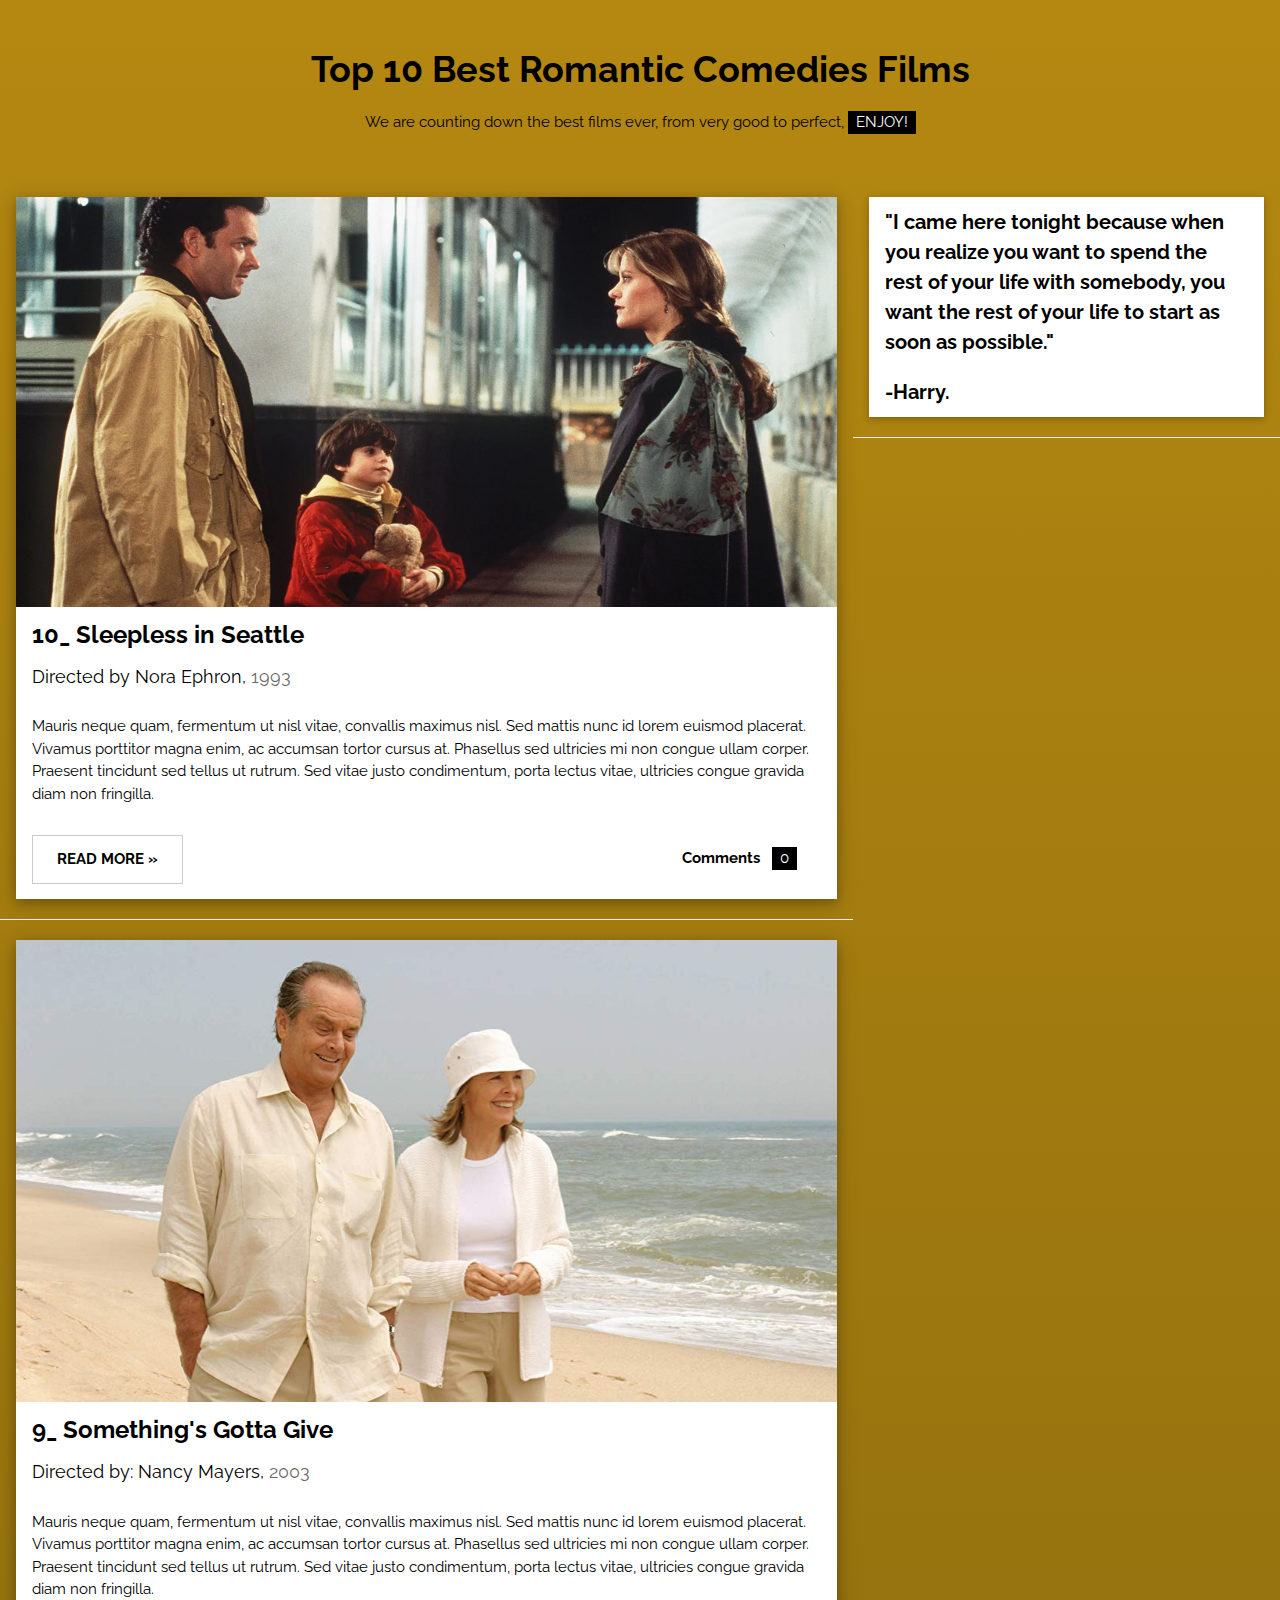
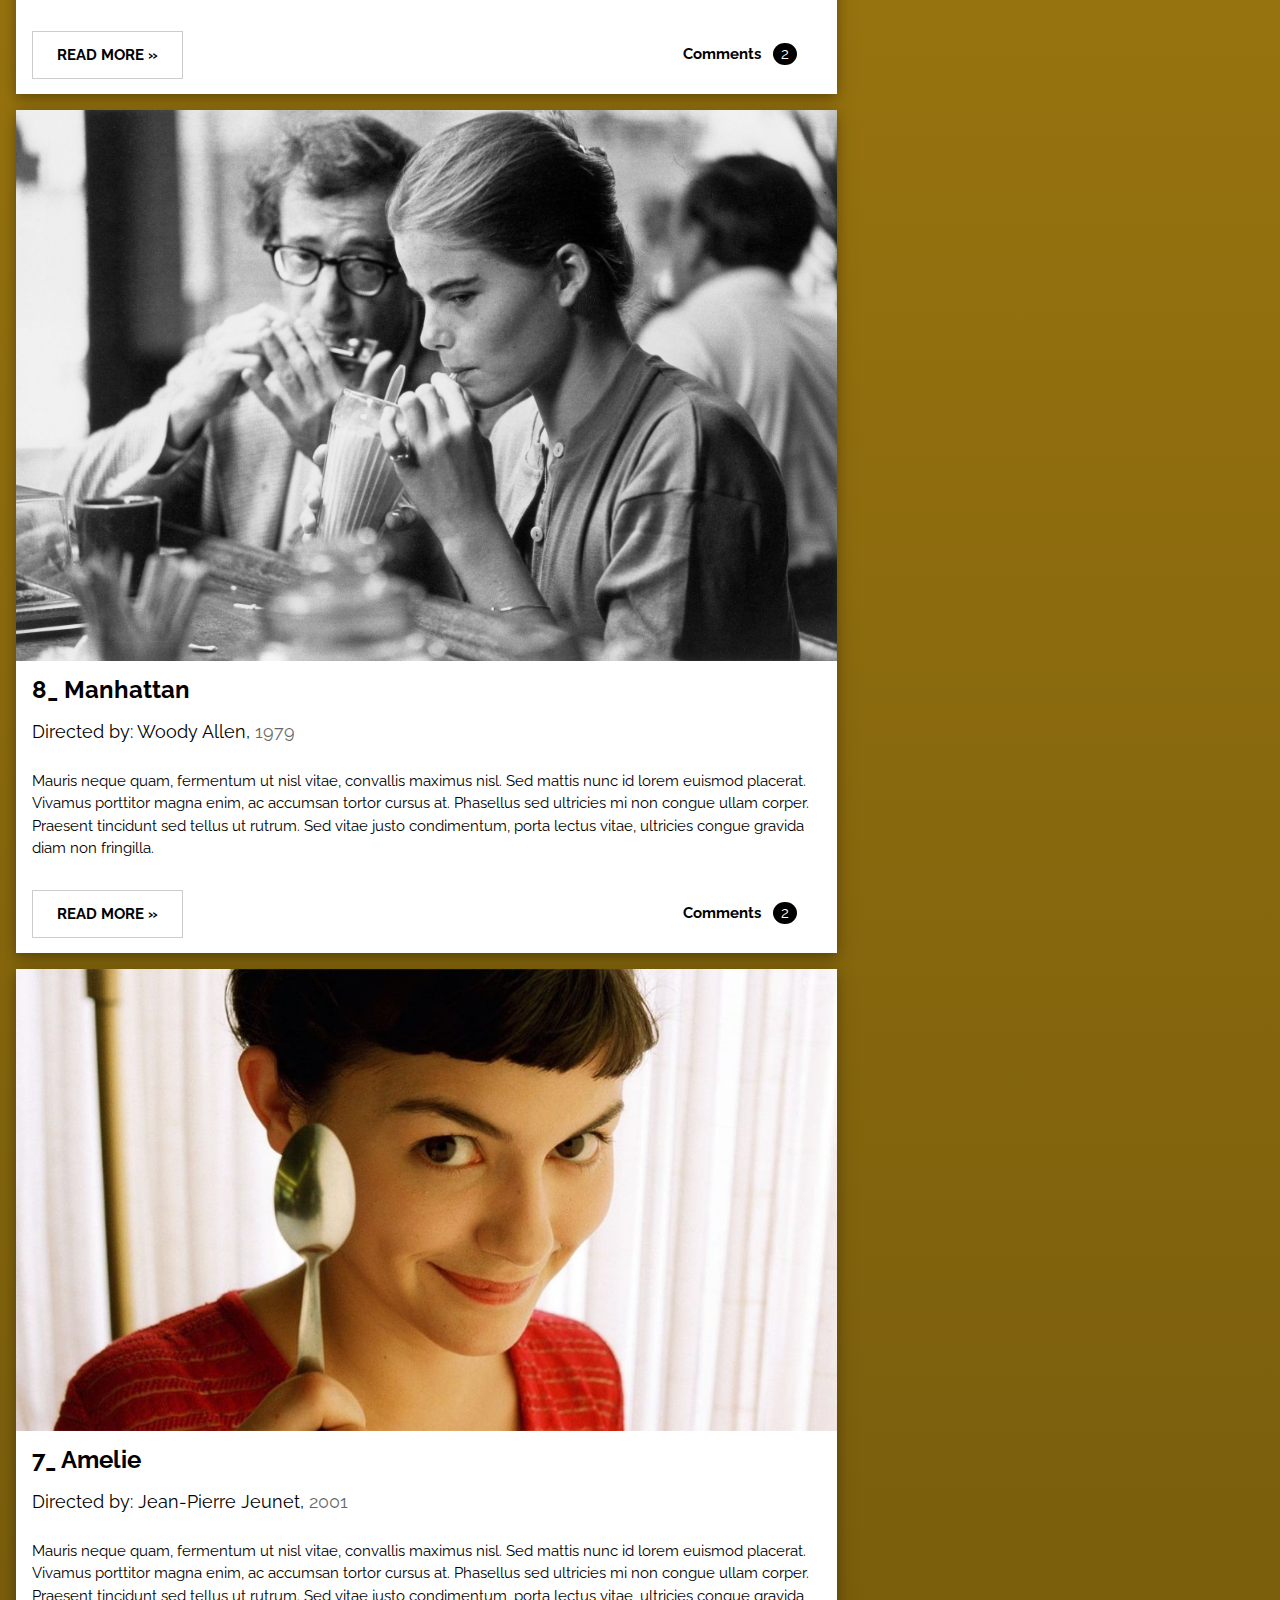
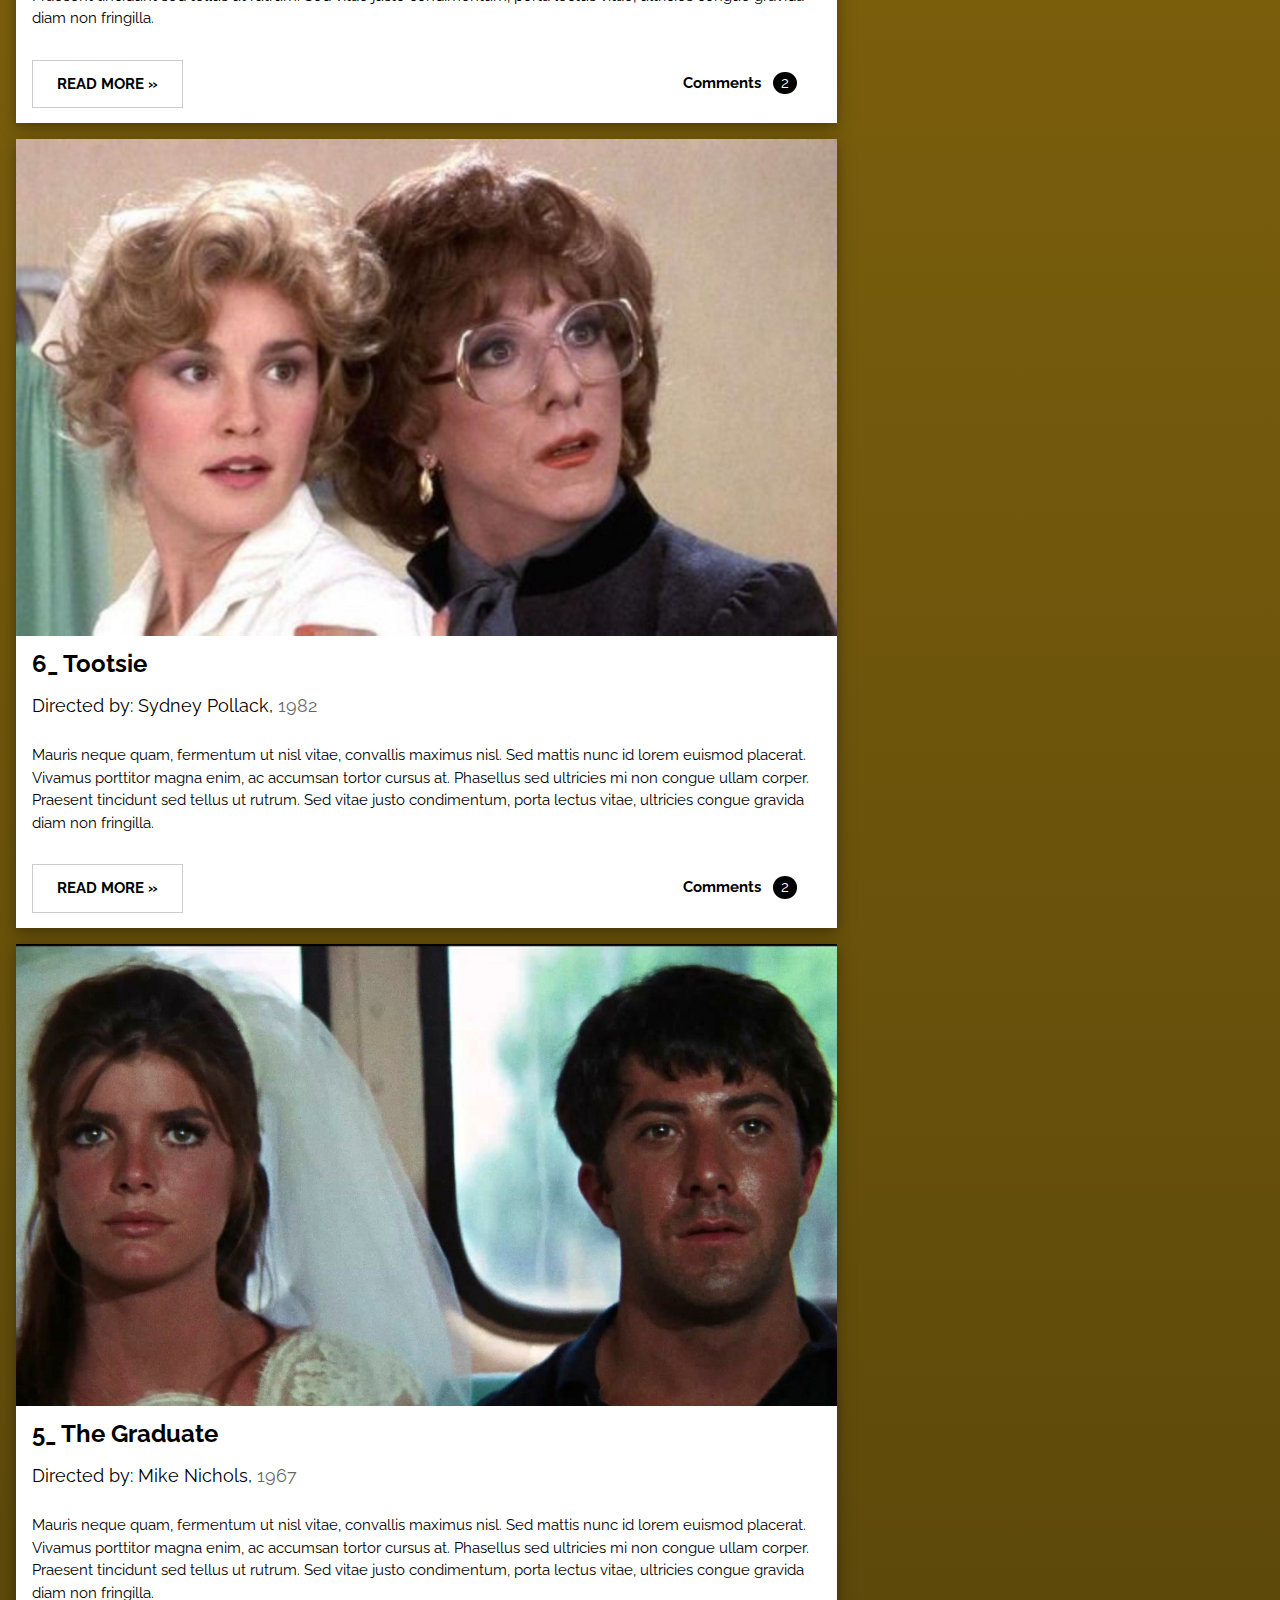
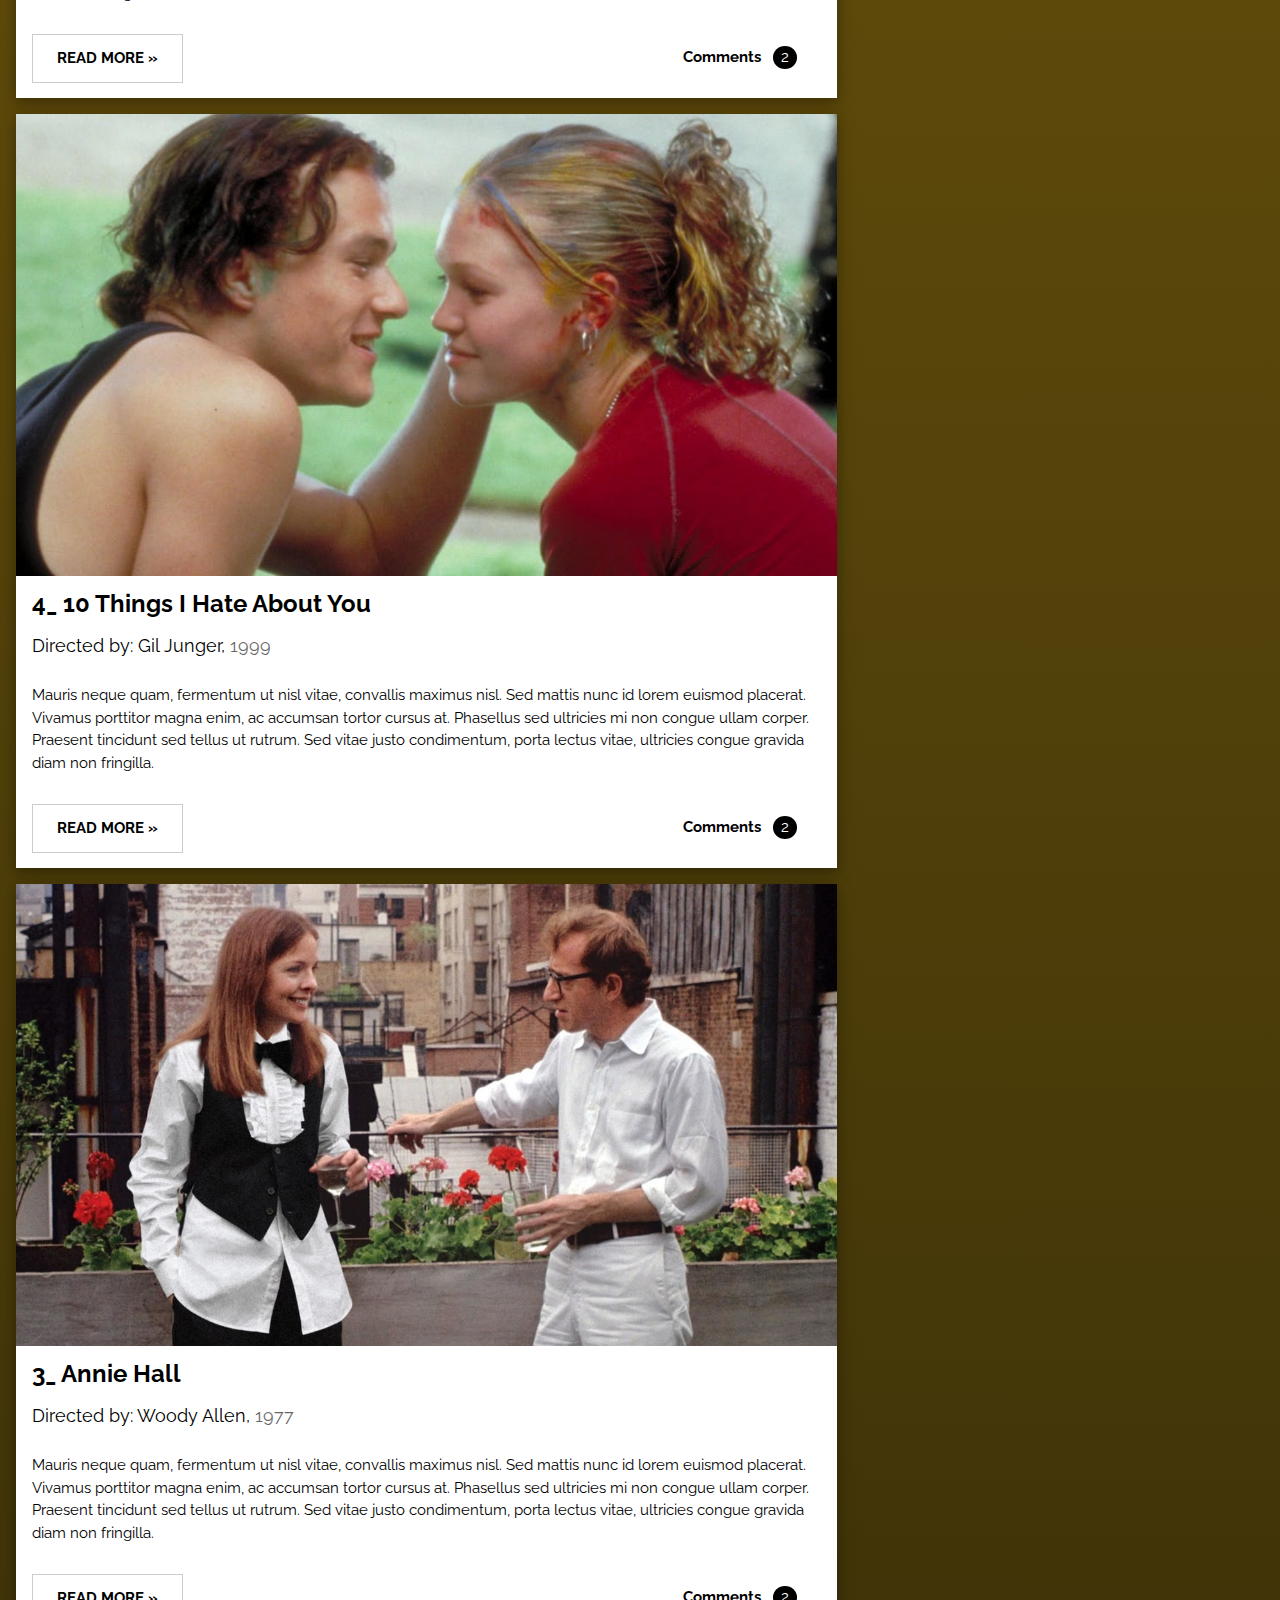
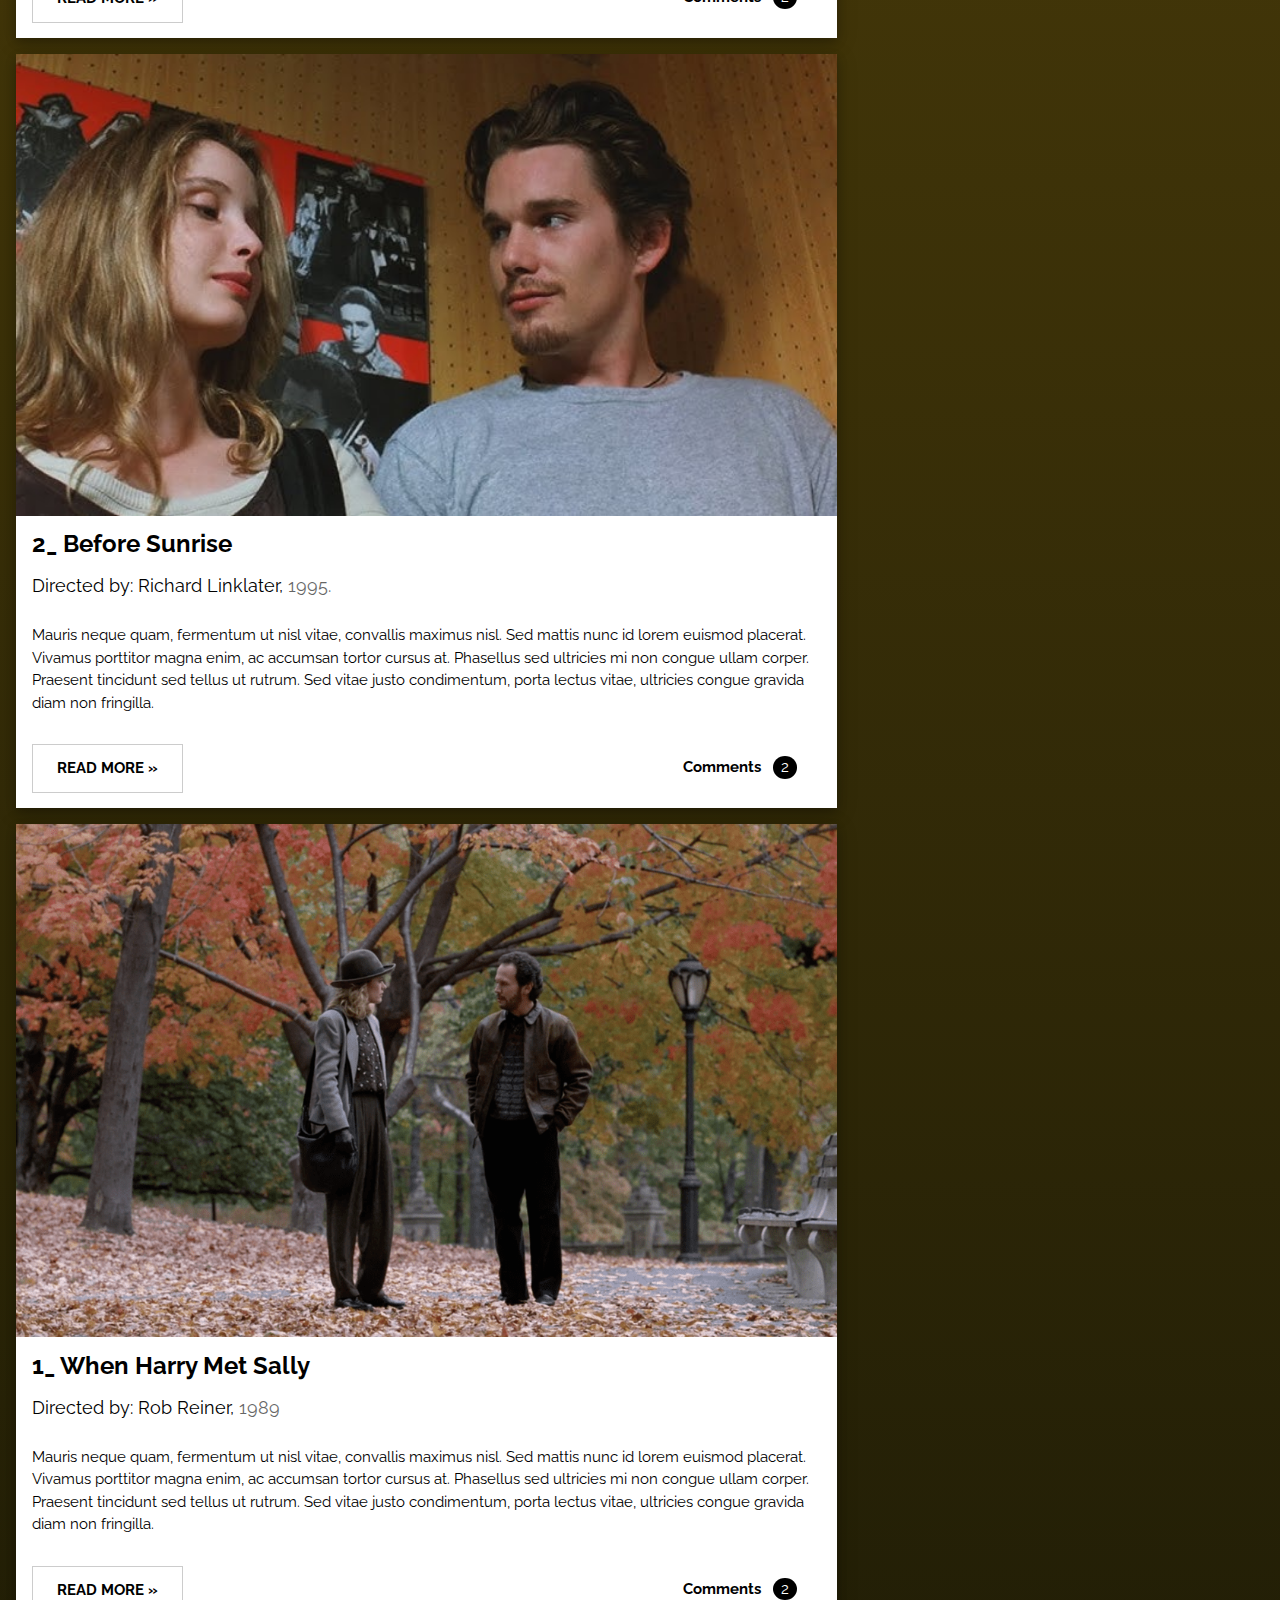
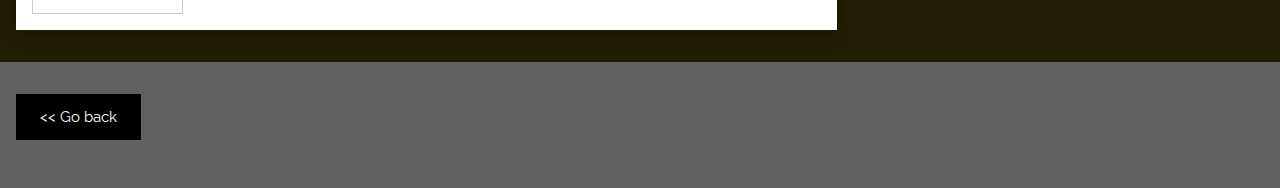
<file: RomCom.html>
<!DOCTYPE html>
<html>
<head>
<title>Best RomCom</title>
<meta charset="UTF-8">
<meta name="viewport" content="width=device-width, initial-scale=1">
<link rel="stylesheet" href="https://www.w3schools.com/w3css/4/w3.css">
<link rel="stylesheet" href="https://fonts.googleapis.com/css?family=Raleway">
<link rel="stylesheet" type="text/css" href="css/styles2.css">
<style>
body,h1,h2,h3,h4,h5 {font-family: "Raleway", sans-serif}
</style>
</head>
<body class="w3-light-grey">

<!-- w3-content defines a container for fixed size centered content, 
and is wrApped around the whole page content, except for the footer in this example -->
<div class="w3-content" style="max-width:1400px">

<!-- Header -->
<header class="w3-container w3-center w3-padding-32"> 
  <h1><b>Top 10 Best Romantic Comedies Films</b></h1>
  <p>We are counting down the best films ever, from very good to perfect, <span class="w3-tag">ENJOY!</span></p>
</header>

<!-- Grid -->
<div class="w3-row">

<!-- 10_ Sleepless in seattle -->
<div class="w3-col l8 s12">
  <!-- Blog entry -->
  <div class="w3-card-4 w3-margin w3-white">
    <img src="assets/romcom/sleeplessinseattle.jpg" alt="Nature" style="width:100%">
    <div class="w3-container">
      <h3><b>10_ Sleepless in Seattle  </b></h3>
      <h5>Directed by Nora Ephron, <span class="w3-opacity">1993</span></h5>
    </div>

    <div class="w3-container">
      <p>Mauris neque quam, fermentum ut nisl vitae, convallis maximus nisl. Sed mattis nunc id lorem euismod placerat. Vivamus porttitor magna enim, ac accumsan tortor cursus at. Phasellus sed ultricies mi non congue ullam corper. Praesent tincidunt sed
        tellus ut rutrum. Sed vitae justo condimentum, porta lectus vitae, ultricies congue gravida diam non fringilla.</p>
      <div class="w3-row">
        <div class="w3-col m8 s12">
          <p><button class="w3-button w3-padding-large w3-white w3-border"><b>READ MORE »</b></button></p>
        </div>
        <div class="w3-col m4 w3-hide-small">
          <p><span class="w3-padding-large w3-right"><b>Comments  </b> <span class="w3-tag">0</span></span></p>
        </div>
      </div>
    </div>
  </div>
  <hr>

  <!-- 9_  something's gotta give -->
  <div class="w3-card-4 w3-margin w3-white">
  <img src="assets/romcom/somethingsgottagive.jpg" alt="Norway" style="width:100%">
    <div class="w3-container">
      <h3><b>9_ Something's Gotta Give</b></h3>
      <h5>Directed by: Nancy Mayers, <span class="w3-opacity">2003</span></h5>
    </div>

    <div class="w3-container">
      <p>Mauris neque quam, fermentum ut nisl vitae, convallis maximus nisl. Sed mattis nunc id lorem euismod placerat. Vivamus porttitor magna enim, ac accumsan tortor cursus at. Phasellus sed ultricies mi non congue ullam corper. Praesent tincidunt sed
        tellus ut rutrum. Sed vitae justo condimentum, porta lectus vitae, ultricies congue gravida diam non fringilla.</p>
      <div class="w3-row">
        <div class="w3-col m8 s12">
          <p><button class="w3-button w3-padding-large w3-white w3-border"><b>READ MORE »</b></button></p>
        </div>
        <div class="w3-col m4 w3-hide-small">
          <p><span class="w3-padding-large w3-right"><b>Comments  </b> <span class="w3-badge">2</span></span></p>
        </div>
      </div>
    </div>
  </div>



    <!-- 8 Manhattan -->
  <div class="w3-card-4 w3-margin w3-white">
  <img src="assets/romcom/manhattan.jpg" alt="Norway" style="width:100%">
    <div class="w3-container">
      <h3><b>8_ Manhattan</b></h3>
      <h5>Directed by: Woody Allen, <span class="w3-opacity">1979</span></h5>
    </div>

    <div class="w3-container">
      <p>Mauris neque quam, fermentum ut nisl vitae, convallis maximus nisl. Sed mattis nunc id lorem euismod placerat. Vivamus porttitor magna enim, ac accumsan tortor cursus at. Phasellus sed ultricies mi non congue ullam corper. Praesent tincidunt sed
        tellus ut rutrum. Sed vitae justo condimentum, porta lectus vitae, ultricies congue gravida diam non fringilla.</p>
      <div class="w3-row">
        <div class="w3-col m8 s12">
          <p><button class="w3-button w3-padding-large w3-white w3-border"><b>READ MORE »</b></button></p>
        </div>
        <div class="w3-col m4 w3-hide-small">
          <p><span class="w3-padding-large w3-right"><b>Comments  </b> <span class="w3-badge">2</span></span></p>
        </div>
      </div>
    </div>
  </div>

      <!-- 6_ Amelie -->
  <div class="w3-card-4 w3-margin w3-white">
  <img src="assets/romcom/amelie.jpg" alt="Norway" style="width:100%">
    <div class="w3-container">
      <h3><b>7_ Amelie</b></h3>
      <h5>Directed by: Jean-Pierre Jeunet, <span class="w3-opacity">2001</span></h5>
    </div>

    <div class="w3-container">
      <p>Mauris neque quam, fermentum ut nisl vitae, convallis maximus nisl. Sed mattis nunc id lorem euismod placerat. Vivamus porttitor magna enim, ac accumsan tortor cursus at. Phasellus sed ultricies mi non congue ullam corper. Praesent tincidunt sed
        tellus ut rutrum. Sed vitae justo condimentum, porta lectus vitae, ultricies congue gravida diam non fringilla.</p>
      <div class="w3-row">
        <div class="w3-col m8 s12">
          <p><button class="w3-button w3-padding-large w3-white w3-border"><b>READ MORE »</b></button></p>
        </div>
        <div class="w3-col m4 w3-hide-small">
          <p><span class="w3-padding-large w3-right"><b>Comments  </b> <span class="w3-badge">2</span></span></p>
        </div>
      </div>
    </div>
  </div>

      <!-- 5 Tootsie -->
  <div class="w3-card-4 w3-margin w3-white">
  <img src="assets/romcom/tootsie.jpg" alt="Norway" style="width:100%">
    <div class="w3-container">
      <h3><b>6_ Tootsie</b></h3>
      <h5>Directed by: Sydney Pollack, <span class="w3-opacity">1982</span></h5>
    </div>

    <div class="w3-container">
      <p>Mauris neque quam, fermentum ut nisl vitae, convallis maximus nisl. Sed mattis nunc id lorem euismod placerat. Vivamus porttitor magna enim, ac accumsan tortor cursus at. Phasellus sed ultricies mi non congue ullam corper. Praesent tincidunt sed
        tellus ut rutrum. Sed vitae justo condimentum, porta lectus vitae, ultricies congue gravida diam non fringilla.</p>
      <div class="w3-row">
        <div class="w3-col m8 s12">
          <p><button class="w3-button w3-padding-large w3-white w3-border"><b>READ MORE »</b></button></p>
        </div>
        <div class="w3-col m4 w3-hide-small">
          <p><span class="w3-padding-large w3-right"><b>Comments  </b> <span class="w3-badge">2</span></span></p>
        </div>
      </div>
    </div>
  </div>

      <!-- 4 The graduate -->
  <div class="w3-card-4 w3-margin w3-white">
  <img src="assets/romcom/Thegraduate.jpg" alt="Norway" style="width:100%">
    <div class="w3-container">
      <h3><b>5_ The Graduate</b></h3>
      <h5>Directed by: Mike Nichols, <span class="w3-opacity">1967</span></h5>
    </div>

    <div class="w3-container">
      <p>Mauris neque quam, fermentum ut nisl vitae, convallis maximus nisl. Sed mattis nunc id lorem euismod placerat. Vivamus porttitor magna enim, ac accumsan tortor cursus at. Phasellus sed ultricies mi non congue ullam corper. Praesent tincidunt sed
        tellus ut rutrum. Sed vitae justo condimentum, porta lectus vitae, ultricies congue gravida diam non fringilla.</p>
      <div class="w3-row">
        <div class="w3-col m8 s12">
          <p><button class="w3-button w3-padding-large w3-white w3-border"><b>READ MORE »</b></button></p>
        </div>
        <div class="w3-col m4 w3-hide-small">
          <p><span class="w3-padding-large w3-right"><b>Comments  </b> <span class="w3-badge">2</span></span></p>
        </div>
      </div>
    </div>
  </div>

      <!-- Things I Hate About You -->
  <div class="w3-card-4 w3-margin w3-white">
  <img src="assets/romcom/10things.jpg" alt="Norway" style="width:100%">
    <div class="w3-container">
      <h3><b>4_ 10 Things I Hate About You</b></h3>
      <h5>Directed by: Gil Junger, <span class="w3-opacity">1999</span></h5>
    </div>

    <div class="w3-container">
      <p>Mauris neque quam, fermentum ut nisl vitae, convallis maximus nisl. Sed mattis nunc id lorem euismod placerat. Vivamus porttitor magna enim, ac accumsan tortor cursus at. Phasellus sed ultricies mi non congue ullam corper. Praesent tincidunt sed
        tellus ut rutrum. Sed vitae justo condimentum, porta lectus vitae, ultricies congue gravida diam non fringilla.</p>
      <div class="w3-row">
        <div class="w3-col m8 s12">
          <p><button class="w3-button w3-padding-large w3-white w3-border"><b>READ MORE »</b></button></p>
        </div>
        <div class="w3-col m4 w3-hide-small">
          <p><span class="w3-padding-large w3-right"><b>Comments  </b> <span class="w3-badge">2</span></span></p>
        </div>
      </div>
    </div>
  </div>

      <!-- 2 Annie Hall -->
  <div class="w3-card-4 w3-margin w3-white">
  <img src="assets/romcom/Anniehall.jpg" alt="Norway" style="width:100%">
    <div class="w3-container">
      <h3><b>3_ Annie Hall</b></h3>
      <h5>Directed by: Woody Allen, <span class="w3-opacity">1977</span></h5>
    </div>

    <div class="w3-container">
      <p>Mauris neque quam, fermentum ut nisl vitae, convallis maximus nisl. Sed mattis nunc id lorem euismod placerat. Vivamus porttitor magna enim, ac accumsan tortor cursus at. Phasellus sed ultricies mi non congue ullam corper. Praesent tincidunt sed
        tellus ut rutrum. Sed vitae justo condimentum, porta lectus vitae, ultricies congue gravida diam non fringilla.</p>
      <div class="w3-row">
        <div class="w3-col m8 s12">
          <p><button class="w3-button w3-padding-large w3-white w3-border"><b>READ MORE »</b></button></p>
        </div>
        <div class="w3-col m4 w3-hide-small">
          <p><span class="w3-padding-large w3-right"><b>Comments  </b> <span class="w3-badge">2</span></span></p>
        </div>
      </div>
    </div>
  </div>

      <!-- 2_  Before sunrise -->
      <div class="w3-card-4 w3-margin w3-white">
        <img src="assets/romcom/before.png" alt="Norway" style="width:100%">
          <div class="w3-container">
            <h3><b>2_ Before Sunrise</b></h3>
            <h5>Directed by: Richard Linklater, <span class="w3-opacity">1995.</span></h5>
          </div>
      
          <div class="w3-container">
            <p>Mauris neque quam, fermentum ut nisl vitae, convallis maximus nisl. Sed mattis nunc id lorem euismod placerat. Vivamus porttitor magna enim, ac accumsan tortor cursus at. Phasellus sed ultricies mi non congue ullam corper. Praesent tincidunt sed
              tellus ut rutrum. Sed vitae justo condimentum, porta lectus vitae, ultricies congue gravida diam non fringilla.</p>
            <div class="w3-row">
              <div class="w3-col m8 s12">
                <p><button class="w3-button w3-padding-large w3-white w3-border"><b>READ MORE »</b></button></p>
              </div>
              <div class="w3-col m4 w3-hide-small">
                <p><span class="w3-padding-large w3-right"><b>Comments  </b> <span class="w3-badge">2</span></span></p>
              </div>
            </div>
          </div>
        </div>

      <!-- 1 HarryMetSally -->
  <div class="w3-card-4 w3-margin w3-white">
  <img src="assets/romcom/HarryMetSally.jpg" alt="Norway" style="width:100%">
    <div class="w3-container">
      <h3><b>1_ When Harry Met Sally</b></h3>
      <h5>Directed by: Rob Reiner, <span class="w3-opacity">1989</span></h5>
    </div>

    <div class="w3-container">
      <p>Mauris neque quam, fermentum ut nisl vitae, convallis maximus nisl. Sed mattis nunc id lorem euismod placerat. Vivamus porttitor magna enim, ac accumsan tortor cursus at. Phasellus sed ultricies mi non congue ullam corper. Praesent tincidunt sed
        tellus ut rutrum. Sed vitae justo condimentum, porta lectus vitae, ultricies congue gravida diam non fringilla.</p>
      <div class="w3-row">
        <div class="w3-col m8 s12">
          <p><button class="w3-button w3-padding-large w3-white w3-border"><b>READ MORE »</b></button></p>
        </div>
        <div class="w3-col m4 w3-hide-small">
          <p><span class="w3-padding-large w3-right"><b>Comments  </b> <span class="w3-badge">2</span></span></p>
        </div>
      </div>
    </div>
  </div>
<!-- END BLOG ENTRIES -->
</div>

<!-- Introduction menu -->
<div class="w3-col l4">
  <!-- About Card -->
  <div class="w3-card w3-margin w3-margin-top">
    <div class="w3-container w3-white">
      <h4><b>"I came here tonight because when you realize you want to spend the rest of your life with somebody, you want the rest of your life to start as soon as possible." <p></p> -Harry.</b></h4>
    </div>
  </div><hr>
  
  
<!-- END Introduction Menu -->

<!-- END GRID -->
</div><br>

<!-- END w3-content -->
</div>

<!-- Footer -->
<footer class="w3-container w3-dark-grey w3-padding-32 w3-margin-top">
  <a href="index.html">
  <button class="w3-button w3-black w3-padding-large 
  w3-margin-bottom"><< Go back</button>
  </a>
</footer>

</body>
</html>
</file>
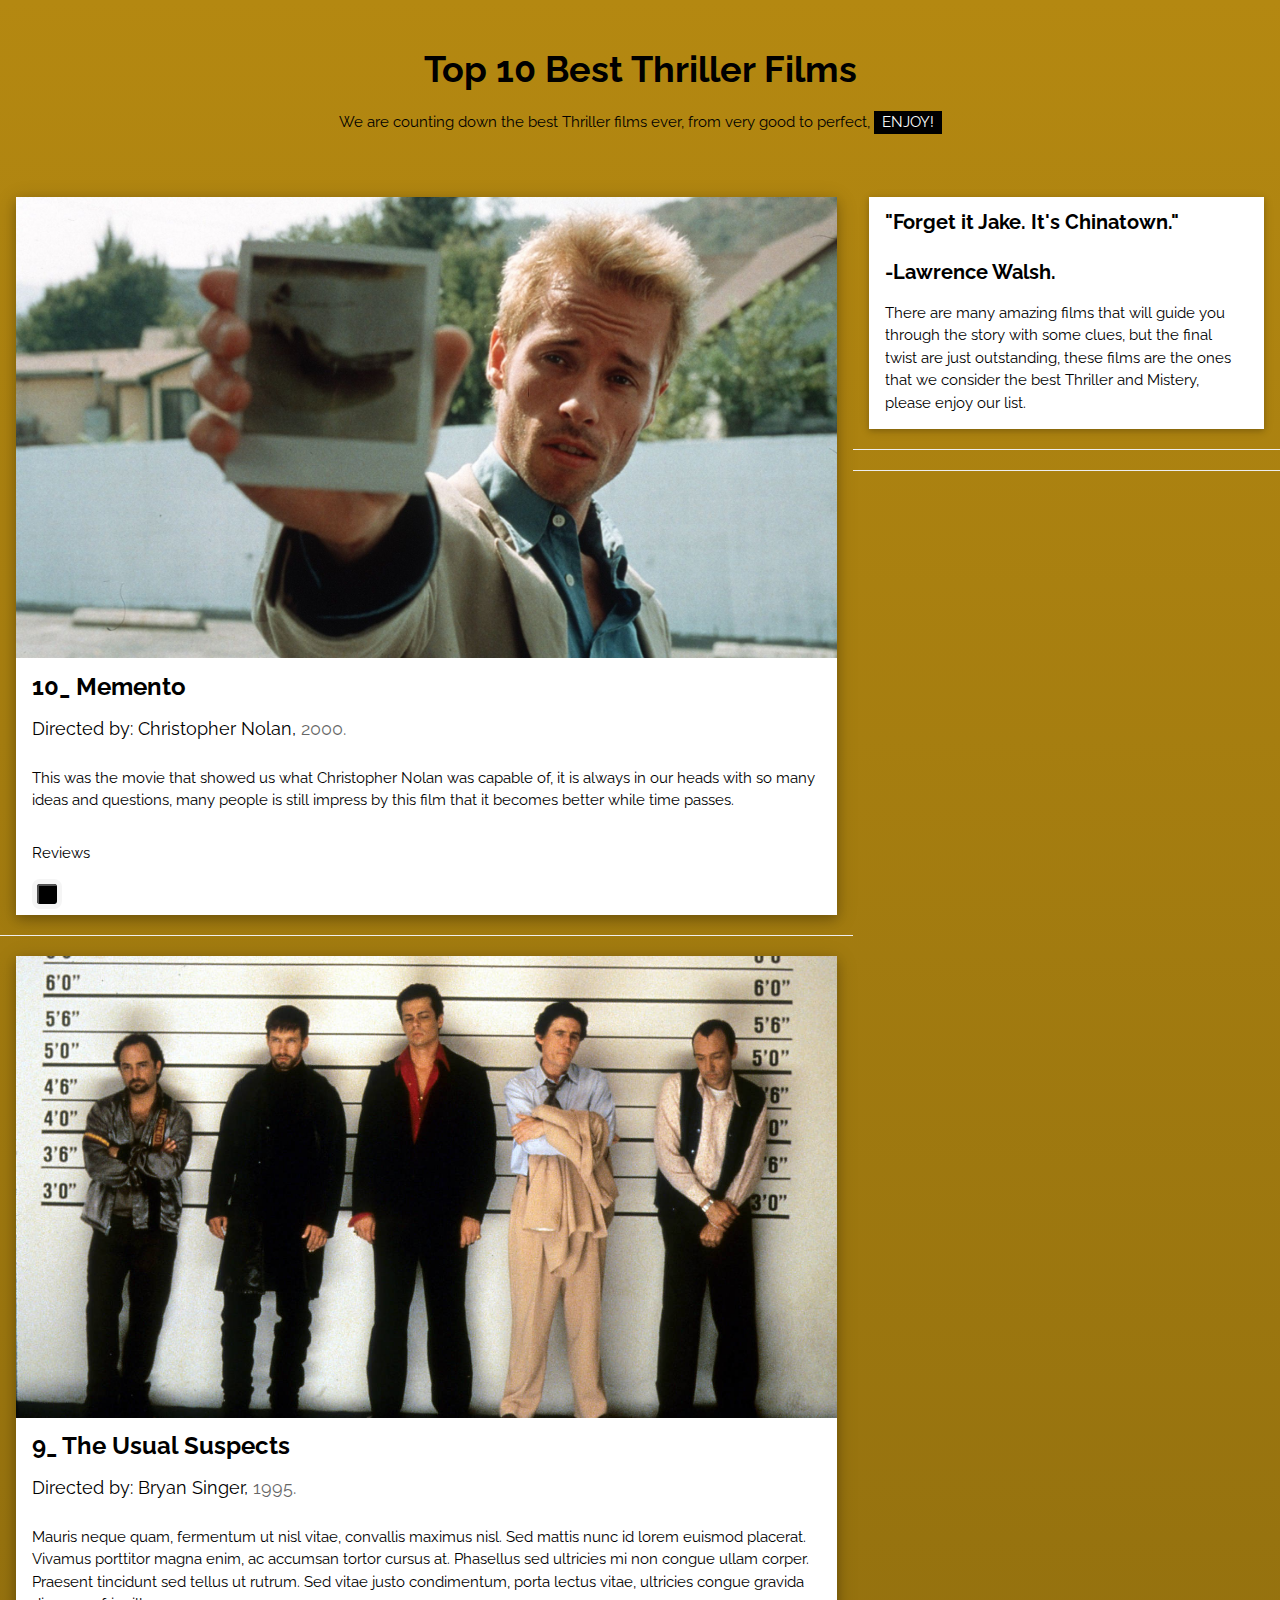
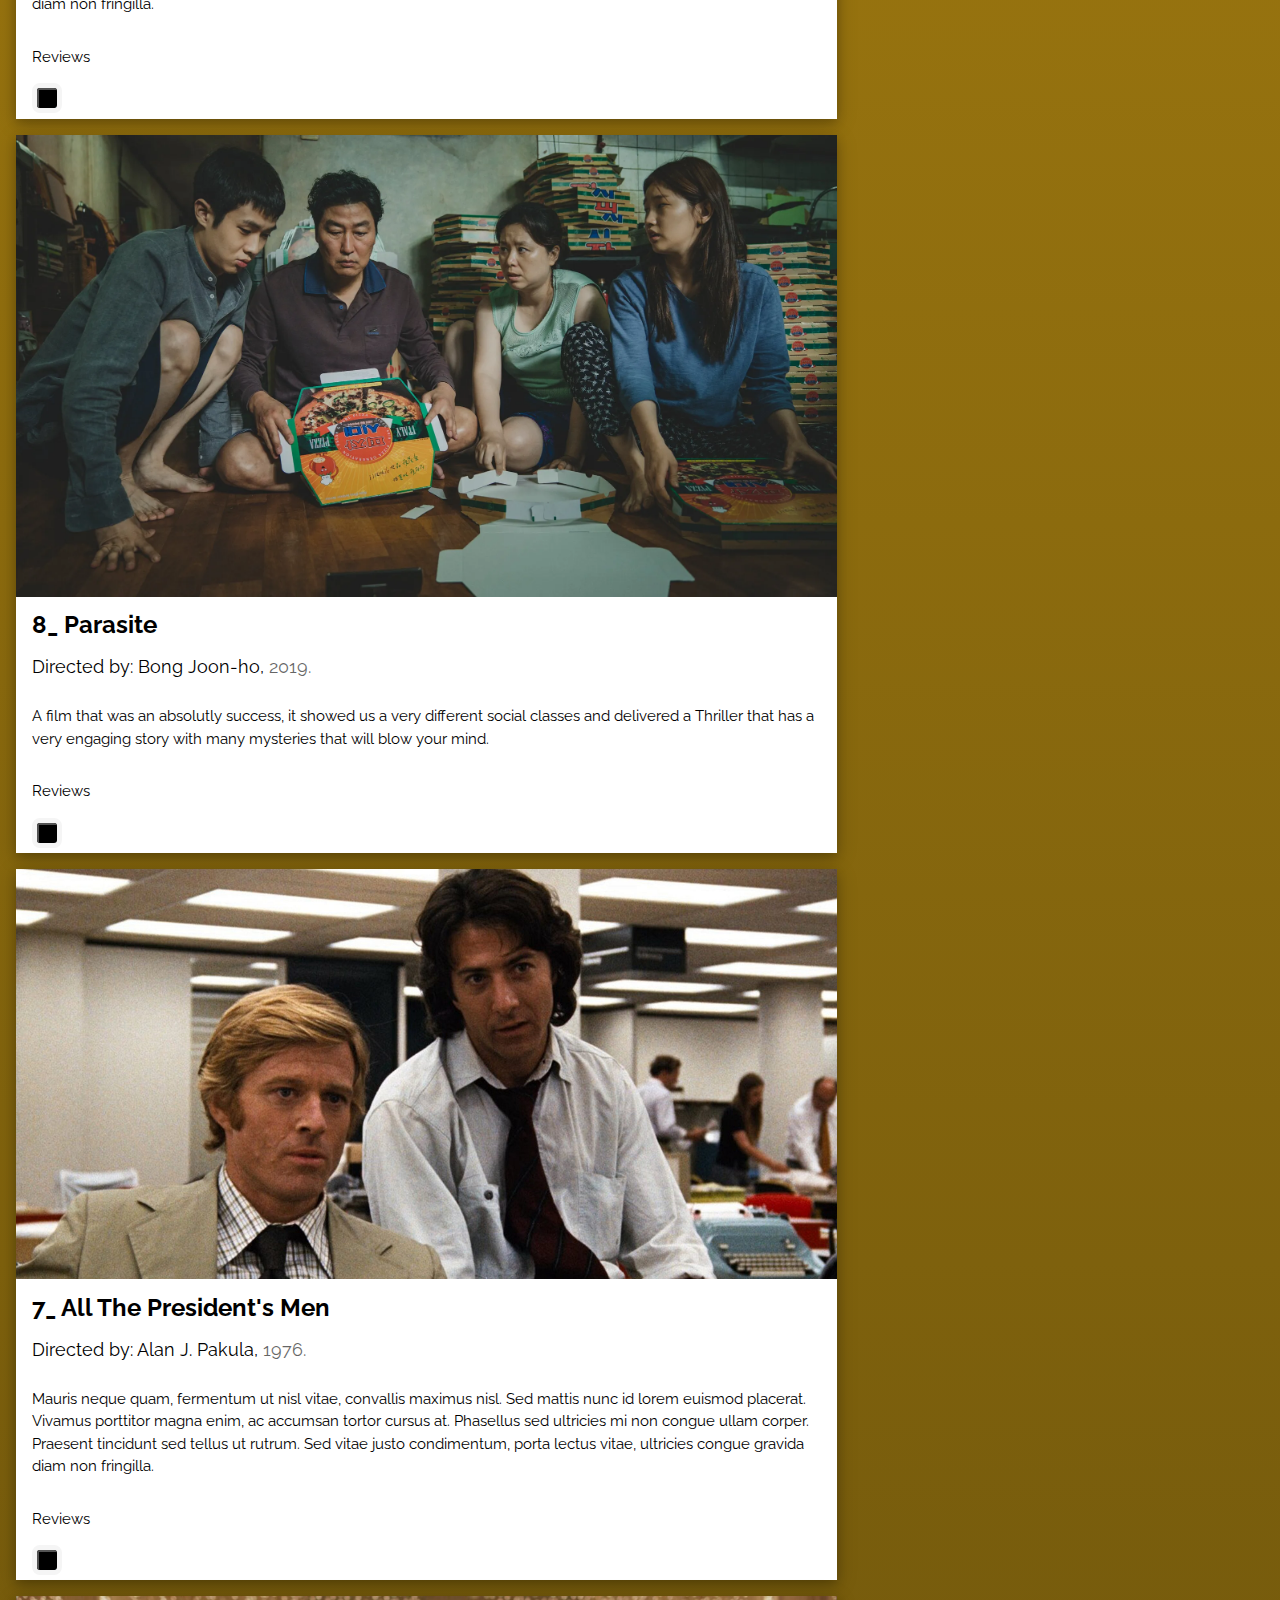
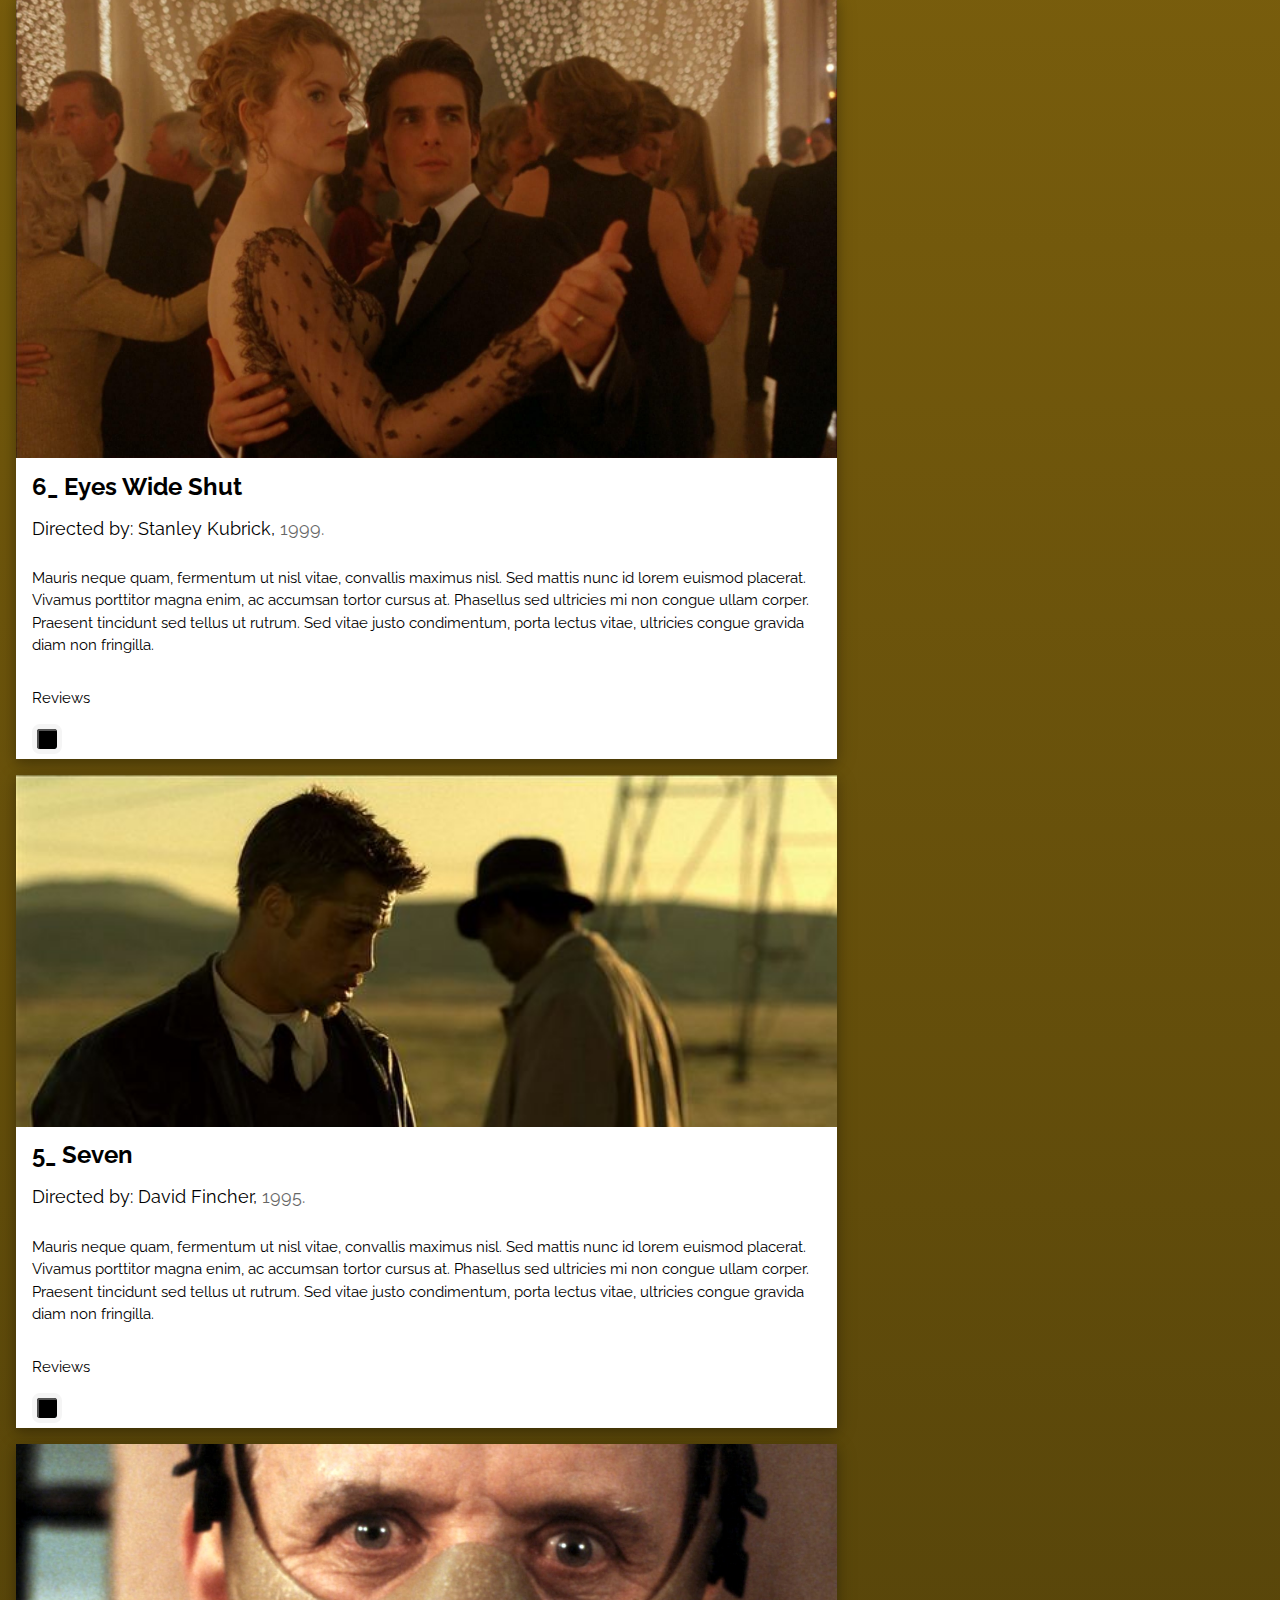
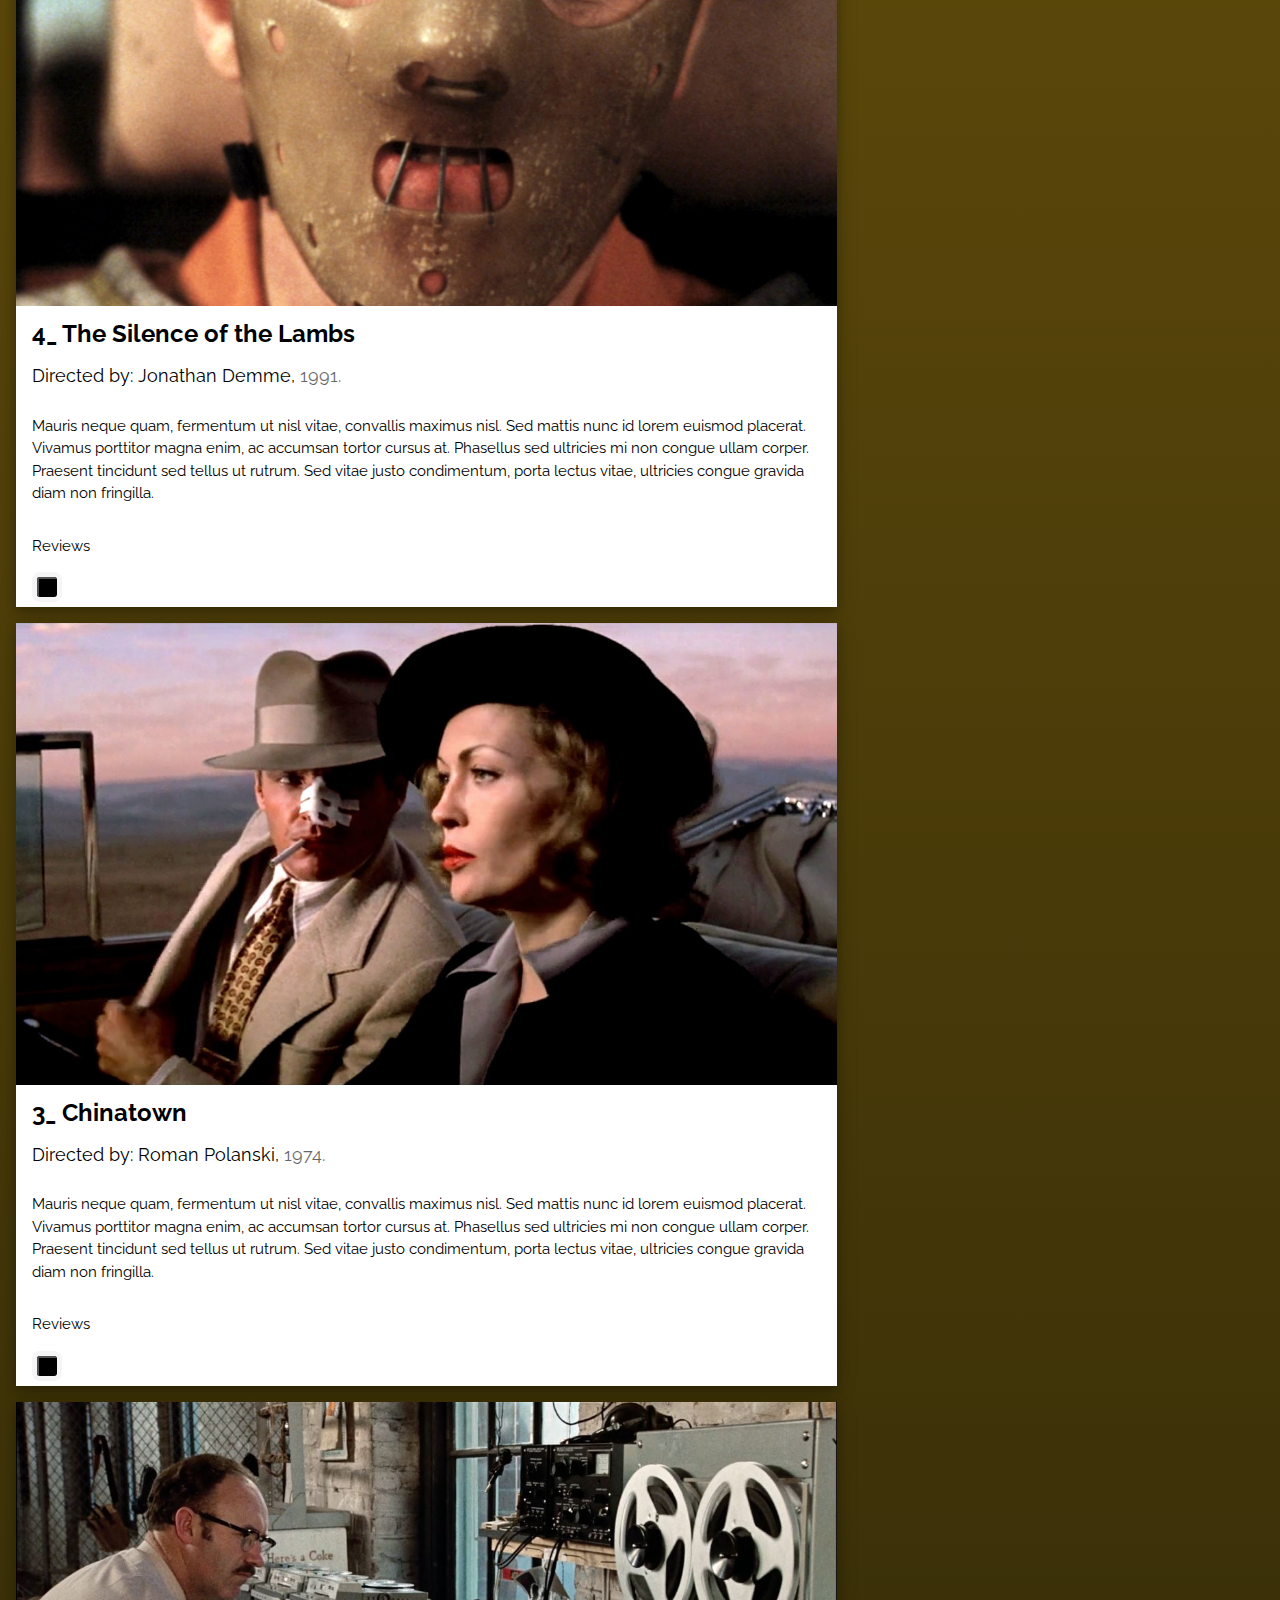
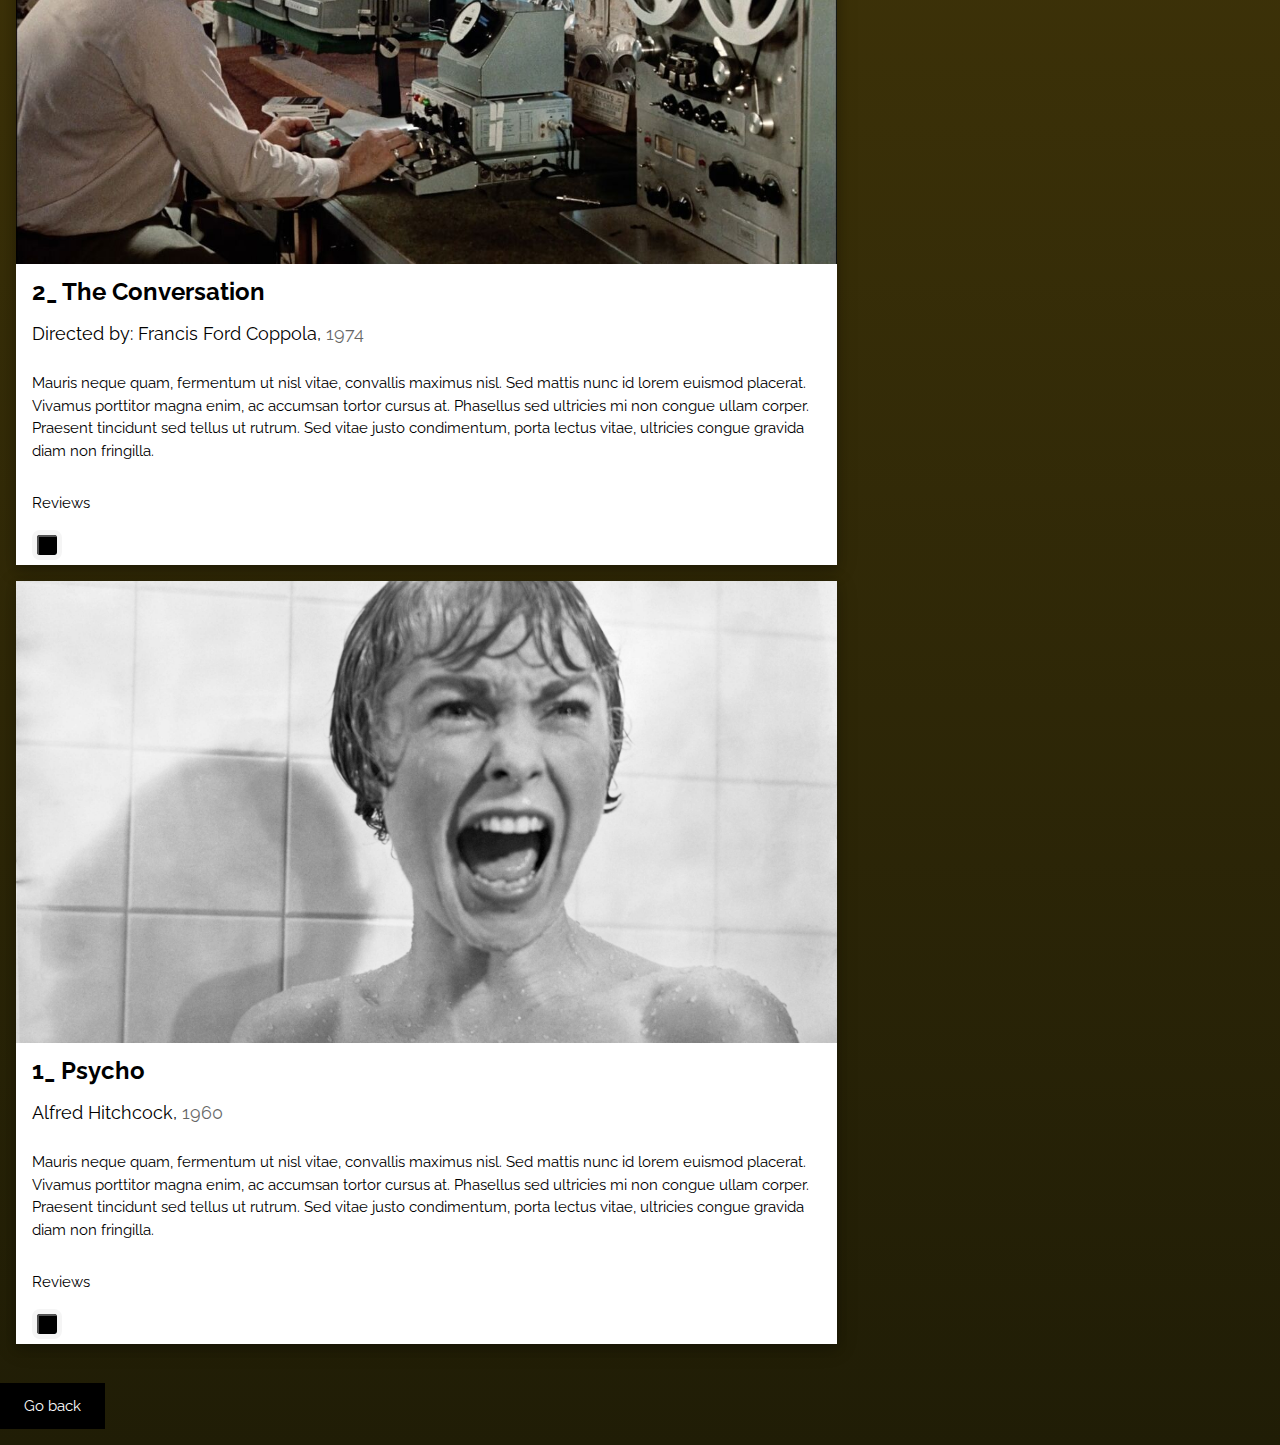
<file: Thriller.html>
<!DOCTYPE html>
<html>
<head>
<title>Best Sci-Fi</title>
<meta charset="UTF-8">
<meta name="viewport" content="width=device-width, initial-scale=1">
<link rel="stylesheet" href="https://www.w3schools.com/w3css/4/w3.css">
<link rel="stylesheet" href="https://fonts.googleapis.com/css?family=Raleway">
<link rel="stylesheet" type="text/css" href="css/styles2.css">
<style>
body,h1,h2,h3,h4,h5 {font-family: "Raleway", sans-serif}
</style>
</head>
<body class="w3-light-grey">

<!-- w3-content defines a container for fixed size centered content, 
and is wrApped around the whole page content, except for the footer in this example -->
<div class="w3-content" style="max-width:1400px">

<!-- Header -->
<header class="w3-container w3-center w3-padding-32"> 
  <h1><b>Top 10 Best Thriller Films</b></h1>
  <p>We are counting down the best Thriller films ever, from very good to perfect, <span class="w3-tag">ENJOY!</span></p>
</header>

<!-- Grid -->
<div class="w3-row">

<!-- 10_ Memento -->
<div class="w3-col l8 s12">
  <!-- Blog entry -->
  <div class="w3-card-4 w3-margin w3-white">
    <img src="assets/Thrillers/Memento.jpg" alt="Nature" style="width:100%">
    <div class="w3-container">
      <h3><b>10_ Memento  </b></h3>
      <h5>Directed by: Christopher Nolan, <span class="w3-opacity">2000.</span></h5>
    </div>

    <div class="w3-container">
      <p>This was the movie that showed us what Christopher Nolan was capable of, it is always in our
        heads with so many ideas and questions, many people is still impress by this film that it becomes
        better while time passes.
      </p>
      <div class="w3-row">
        <div class="faq-container">

          <p id="textToHide10">Reviews</p> 
          <div class="faq">       
            <button class="faq-toggle" onclick="toggleWord('textToHide10')">
              <p>x</p>
              <i class="fas fa-chevron-down"></i>
              <i class="fas fa-times"></i>
            </button>
            <h3 class="faq-title">
              .
            </h3>
      
            <p class="faq-text">
            This will be the text
            </p>
            </div>
          </div>
      </div>
  </div>

</div>
<hr>

 

   

    <!-- 9 usual suspects -->
  <div class="w3-card-4 w3-margin w3-white">
  <img src="assets/Thrillers/UsualSuspects.jpg" alt="Norway" style="width:100%">
    <div class="w3-container">
      <h3><b>9_ The Usual Suspects</b></h3>
      <h5>Directed by: Bryan Singer, <span class="w3-opacity">1995.</span></h5>
    </div>

    <div class="w3-container">
      <p>Mauris neque quam, fermentum ut nisl vitae, convallis maximus nisl. Sed mattis nunc id lorem euismod placerat. Vivamus porttitor magna enim, ac accumsan tortor cursus at. Phasellus sed ultricies mi non congue ullam corper. Praesent tincidunt sed
        tellus ut rutrum. Sed vitae justo condimentum, porta lectus vitae, ultricies congue gravida diam non fringilla.</p>
      <div class="w3-row">
        <div class="faq-container">

          <p id="textToHide9">Reviews</p> 
          <div class="faq">
            <button class="faq-toggle" onclick="toggleWord('textToHide9')">
              <p>x</p>
              <i class="fas fa-chevron-down"></i>
              <i class="fas fa-times"></i>
            </button>
            <h3 class="faq-title">
              .
            </h3>
      
            <p class="faq-text">
            This will be the text
            </p>
            </div>
          </div>
      </div>
  </div>
</div>
      <!-- 8_ Parasite -->
  <div class="w3-card-4 w3-margin w3-white">
  <img src="assets/Thrillers/Parasite.jpg" alt="Norway" style="width:100%">
    <div class="w3-container">
      <h3><b>8_ Parasite</b></h3>
      <h5>Directed by: Bong Joon-ho, <span class="w3-opacity">2019.</span></h5>
    </div>

    <div class="w3-container">
      <p>A film that was an absolutly success, it showed us a very different social classes and delivered a Thriller that 
        has a very engaging story with many mysteries that will blow your mind.
      </p>
      <div class="w3-row">
        <div class="faq-container">
          <p id="textToHide8">Reviews</p> 
            <div class="faq">
              <button class="faq-toggle" onclick="toggleWord('textToHide8')">
                <p>x</p>

              <i class="fas fa-chevron-down"></i>
              <i class="fas fa-times"></i>
            </button>
            <h3 class="faq-title">
              .
            </h3>
      
            <p class="faq-text">
            This will be the text
            </p>
            </div>
          </div>
      </div>
    </div>
  </div>

      <!-- 7 All Presidents men -->
  <div class="w3-card-4 w3-margin w3-white">
  <img src="assets/Thrillers/AllPresidentsmen.jpg" alt="Norway" style="width:100%">
    <div class="w3-container">
      <h3><b>7_ All The President's Men</b></h3>
      <h5>Directed by: Alan J. Pakula, <span class="w3-opacity">1976.</span></h5>
    </div>

    <div class="w3-container">
      <p>Mauris neque quam, fermentum ut nisl vitae, convallis maximus nisl. Sed mattis nunc id lorem euismod placerat. Vivamus porttitor magna enim, ac accumsan tortor cursus at. Phasellus sed ultricies mi non congue ullam corper. Praesent tincidunt sed
        tellus ut rutrum. Sed vitae justo condimentum, porta lectus vitae, ultricies congue gravida diam non fringilla.</p>
      <div class="w3-row">
        <div class="faq-container">
          <p id="textToHide7">Reviews</p> 
            <div class="faq">
              <button class="faq-toggle" onclick="toggleWord('textToHide7')">
                <p>x</p>
              <i class="fas fa-chevron-down"></i>
              <i class="fas fa-times"></i>
            </button>
            <h3 class="faq-title">
              .
            </h3>
      
            <p class="faq-text">
            This will be the text
            </p>
            </div>
          </div>
      </div>
    </div>
  </div>

      <!-- 6 Eyes Wide Shut -->
  <div class="w3-card-4 w3-margin w3-white">
  <img src="assets/Thrillers/eyeswideshut.jpg" alt="Norway" style="width:100%">
    <div class="w3-container">
      <h3><b>6_ Eyes Wide Shut</b></h3>
      <h5>Directed by: Stanley Kubrick, <span class="w3-opacity">1999.</span></h5>
    </div>

    <div class="w3-container">
      <p>Mauris neque quam, fermentum ut nisl vitae, convallis maximus nisl. Sed mattis nunc id lorem euismod placerat. Vivamus porttitor magna enim, ac accumsan tortor cursus at. Phasellus sed ultricies mi non congue ullam corper. Praesent tincidunt sed
        tellus ut rutrum. Sed vitae justo condimentum, porta lectus vitae, ultricies congue gravida diam non fringilla.</p>
      <div class="w3-row">
        <div class="faq-container">
          <p id="textToHide6">Reviews</p> 
            <div class="faq">
              <button class="faq-toggle" onclick="toggleWord('textToHide6')">
                <p>x</p>
              <i class="fas fa-chevron-down"></i>
              <i class="fas fa-times"></i>
            </button>
            <h3 class="faq-title">
              .
            </h3>
      
            <p class="faq-text">
            This will be the text
            </p>
            </div>
          </div>
      </div>
    </div>
  </div>

   <!-- 5_  Seven -->
  <div class="w3-card-4 w3-margin w3-white">
  <img src="assets/Thrillers/Seven.jpg" alt="Norway" style="width:100%">
    <div class="w3-container">
      <h3><b>5_ Seven</b></h3>
      <h5>Directed by: David Fincher, <span class="w3-opacity">1995.</span></h5>
    </div>

    <div class="w3-container">
      <p>Mauris neque quam, fermentum ut nisl vitae, convallis maximus nisl. Sed mattis nunc id lorem euismod placerat. Vivamus porttitor magna enim, ac accumsan tortor cursus at. Phasellus sed ultricies mi non congue ullam corper. Praesent tincidunt sed
        tellus ut rutrum. Sed vitae justo condimentum, porta lectus vitae, ultricies congue gravida diam non fringilla.</p>
      <div class="w3-row">
        <div class="faq-container">
          <p id="textToHide5">Reviews</p> 
            <div class="faq">
              <button class="faq-toggle" onclick="toggleWord('textToHide5')">
                <p>x</p>
              <i class="fas fa-chevron-down"></i>
              <i class="fas fa-times"></i>
            </button>
            <h3 class="faq-title">
              .
            </h3>
      
            <p class="faq-text">
            This will be the text
            </p>
            </div>
          </div>
      </div>
    </div>
  </div>

      <!-- 4 The Silece of the Lambs -->
  <div class="w3-card-4 w3-margin w3-white">
  <img src="assets/Thrillers/silenceofthelambs.jpg" alt="Norway" style="width:100%">
    <div class="w3-container">
      <h3><b>4_ The Silence of the Lambs</b></h3>
      <h5>Directed by: Jonathan Demme, <span class="w3-opacity">1991.</span></h5>
    </div>

    <div class="w3-container">
      <p>Mauris neque quam, fermentum ut nisl vitae, convallis maximus nisl. Sed mattis nunc id lorem euismod placerat. Vivamus porttitor magna enim, ac accumsan tortor cursus at. Phasellus sed ultricies mi non congue ullam corper. Praesent tincidunt sed
        tellus ut rutrum. Sed vitae justo condimentum, porta lectus vitae, ultricies congue gravida diam non fringilla.</p>
      <div class="w3-row">
        <div class="faq-container">
          <p id="textToHide4">Reviews</p> 
            <div class="faq">
              <button class="faq-toggle" onclick="toggleWord('textToHide4')">
                <p>x</p>
              <i class="fas fa-chevron-down"></i>
              <i class="fas fa-times"></i>
            </button>
            <h3 class="faq-title">
              .
            </h3>
      
            <p class="faq-text">
            This will be the text
            </p>
            </div>
          </div>
      </div>
    </div>
  </div>

   <!-- 3_  Chinatown -->
  <div class="w3-card-4 w3-margin w3-white">
  <img src="assets/Thrillers/Chinatown.jpg" alt="Norway" style="width:100%">
    <div class="w3-container">
      <h3><b>3_ Chinatown</b></h3>
      <h5>Directed by: Roman Polanski, <span class="w3-opacity">1974.</span></h5>
    </div>

    <div class="w3-container">
      <p>Mauris neque quam, fermentum ut nisl vitae, convallis maximus nisl. Sed mattis nunc id lorem euismod placerat. Vivamus porttitor magna enim, ac accumsan tortor cursus at. Phasellus sed ultricies mi non congue ullam corper. Praesent tincidunt sed
        tellus ut rutrum. Sed vitae justo condimentum, porta lectus vitae, ultricies congue gravida diam non fringilla.</p>
      <div class="w3-row">
        <div class="faq-container">
          <p id="textToHide3">Reviews</p> 
            <div class="faq">
              <button class="faq-toggle" onclick="toggleWord('textToHide3')">
                <p>x</p>
              <i class="fas fa-chevron-down"></i>
              <i class="fas fa-times"></i>
            </button>
            <h3 class="faq-title">
              .
            </h3>
      
            <p class="faq-text">
            This will be the text
            </p>
            </div>
          </div>
      </div>
    </div>
  </div>

      <!-- 2 The conversation -->
  <div class="w3-card-4 w3-margin w3-white">
  <img src="assets/Thrillers/Theconversation.jpg" alt="Norway" style="width:100%">
    <div class="w3-container">
      <h3><b>2_ The Conversation</b></h3>
      <h5>Directed by: Francis Ford Coppola, <span class="w3-opacity">1974</span></h5>
    </div>

    <div class="w3-container">
      <p>Mauris neque quam, fermentum ut nisl vitae, convallis maximus nisl. Sed mattis nunc id lorem euismod placerat. Vivamus porttitor magna enim, ac accumsan tortor cursus at. Phasellus sed ultricies mi non congue ullam corper. Praesent tincidunt sed
        tellus ut rutrum. Sed vitae justo condimentum, porta lectus vitae, ultricies congue gravida diam non fringilla.</p>
      <div class="w3-row">
        <div class="faq-container">
          <p id="textToHide2">Reviews</p> 
            <div class="faq">
              <button class="faq-toggle" onclick="toggleWord('textToHide2')">
                <p>x</p>
              <i class="fas fa-chevron-down"></i>
              <i class="fas fa-times"></i>
            </button>
            <h3 class="faq-title">
              .
            </h3>
      
            <p class="faq-text">
            This will be the text
            </p>
            </div>
          </div>
      </div>
    </div>
  </div>

      <!-- 1 Psycho -->
  <div class="w3-card-4 w3-margin w3-white">
  <img src="assets/Thrillers/Psycho.jpg" alt="Norway" style="width:100%">
    <div class="w3-container">
      <h3><b>1_ Psycho</b></h3>
      <h5>Alfred Hitchcock, <span class="w3-opacity">1960</span></h5>
    </div>

    <div class="w3-container">
      <p>Mauris neque quam, fermentum ut nisl vitae, convallis maximus nisl. Sed mattis nunc id lorem euismod placerat. Vivamus porttitor magna enim, ac accumsan tortor cursus at. Phasellus sed ultricies mi non congue ullam corper. Praesent tincidunt sed
        tellus ut rutrum. Sed vitae justo condimentum, porta lectus vitae, ultricies congue gravida diam non fringilla.</p>
      <div class="w3-row">
        <div class="faq-container">
          <p id="textToHide1">Reviews</p> 
            <div class="faq">
              <button class="faq-toggle" onclick="toggleWord('textToHide1')">
                <p>x</p>
              <i class="fas fa-chevron-down"></i>
              <i class="fas fa-times"></i>
            </button>
            <h3 class="faq-title">
              .
            </h3>
      
            <p class="faq-text">
            This will be the text
            </p>
            </div>
          </div>
      </div>
    </div>
  </div>
<!-- END BLOG ENTRIES -->
</div>

<!-- Introduction menu -->
<div class="w3-col l4">
  <!-- About Card -->
  <div class="w3-card w3-margin w3-margin-top">
    <div class="w3-container w3-white">
      <h4><b>"Forget it Jake. It's Chinatown."<p></p> -Lawrence Walsh. </b></h4>
      <p>There are many amazing films that will guide you through the story with some clues, but the final twist are just outstanding, these films are the ones that we consider the best Thriller and Mistery, please enjoy our list.</p>
    </div>
  </div><hr>
  
  <hr> 

  
<!-- END Introduction Menu -->
</div>

<!-- END GRID -->
</div><br>

<!-- END w3-content -->
</div>

<!-- Footer -->
<footer>
  <a href="index.html">
  <button class="w3-button w3-black w3-padding-large 
  w3-margin-bottom">Go back</button>
  </a>

</footer>
  <script src="./js/script2.js"></script>
</body>
</html>
</file>
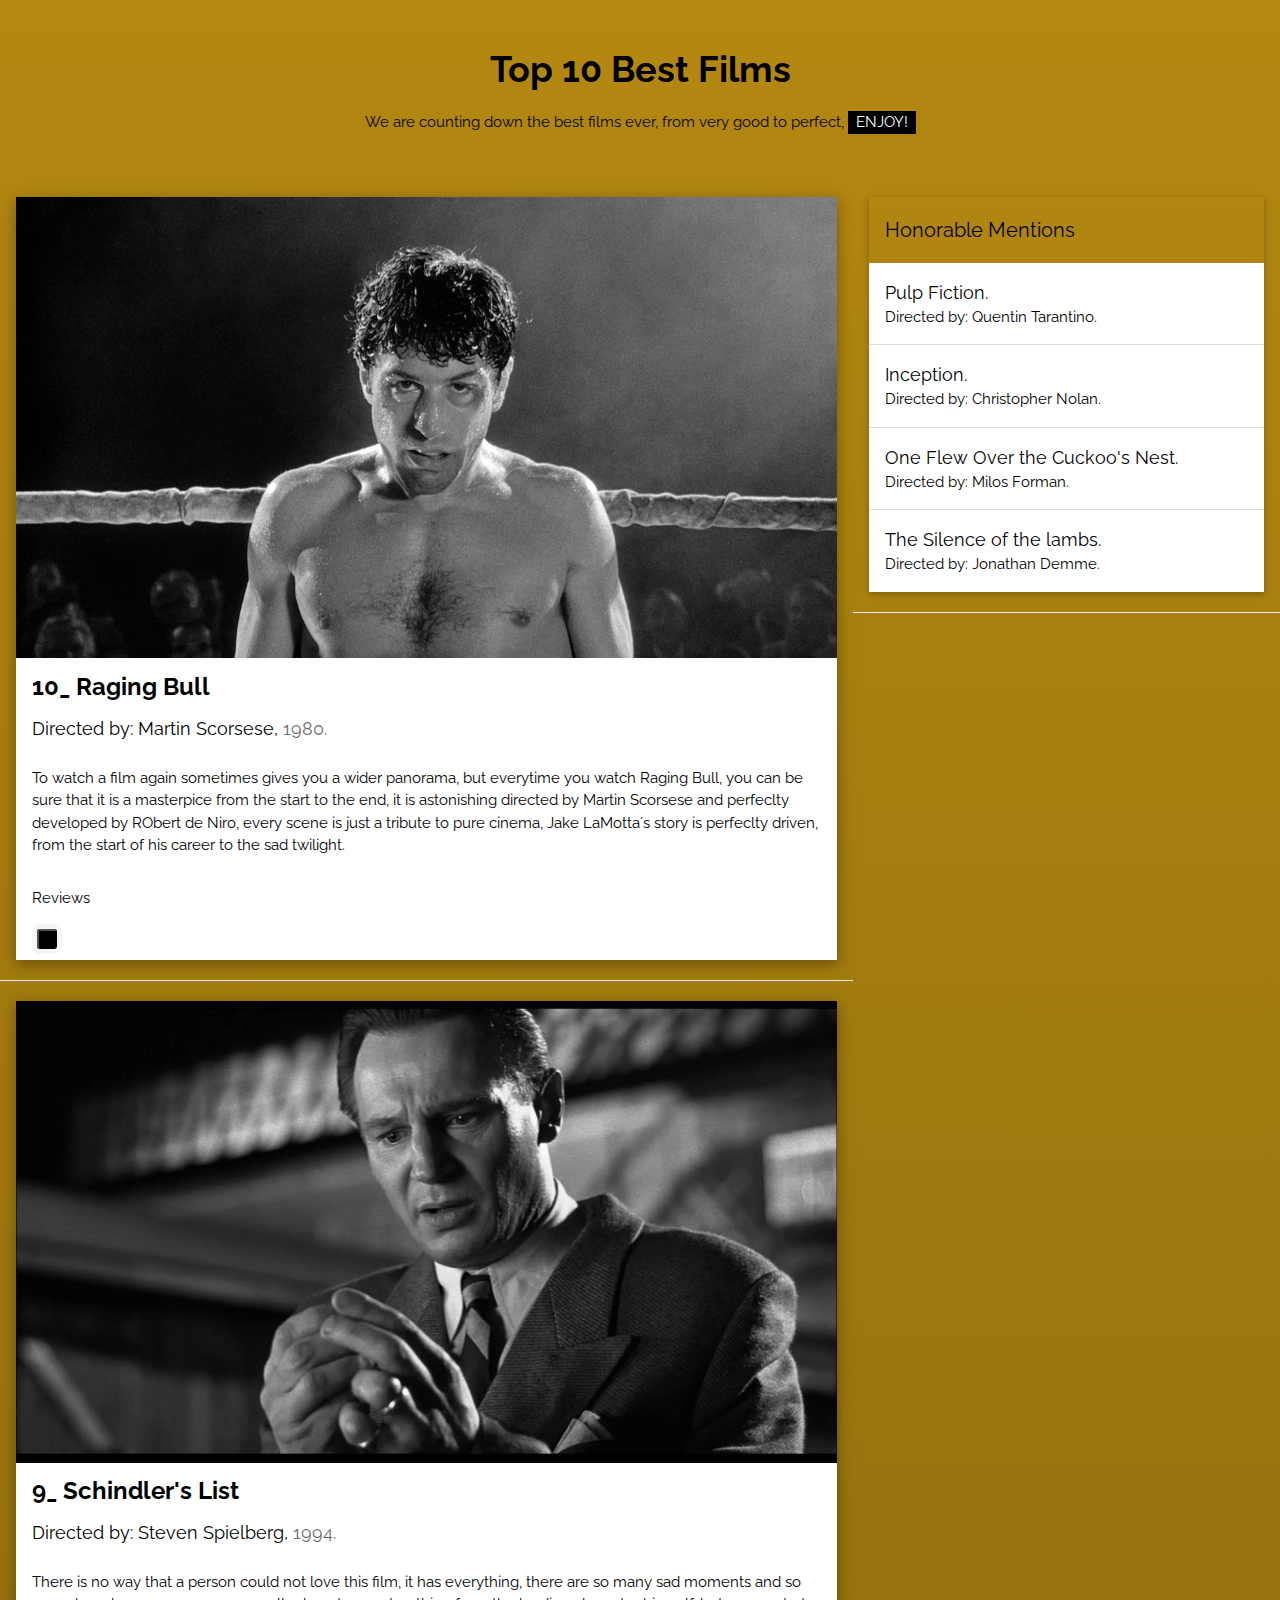
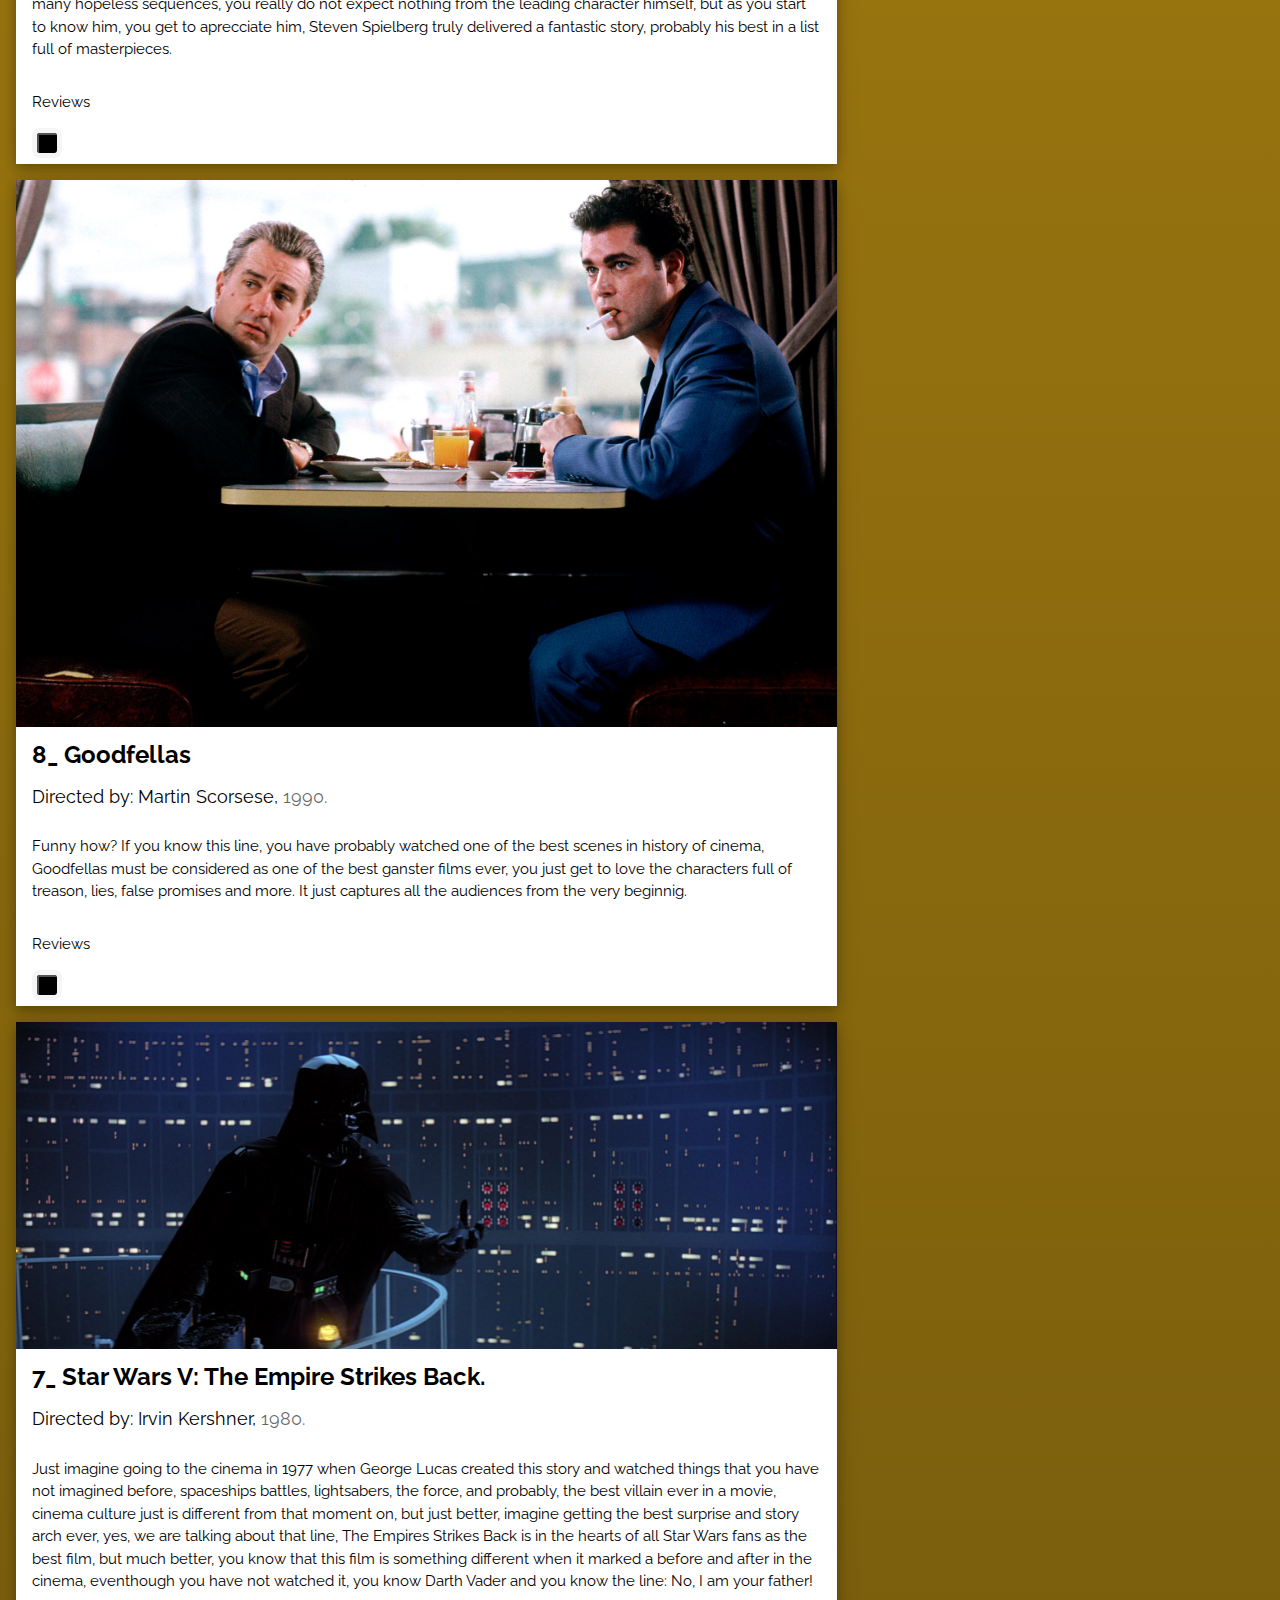
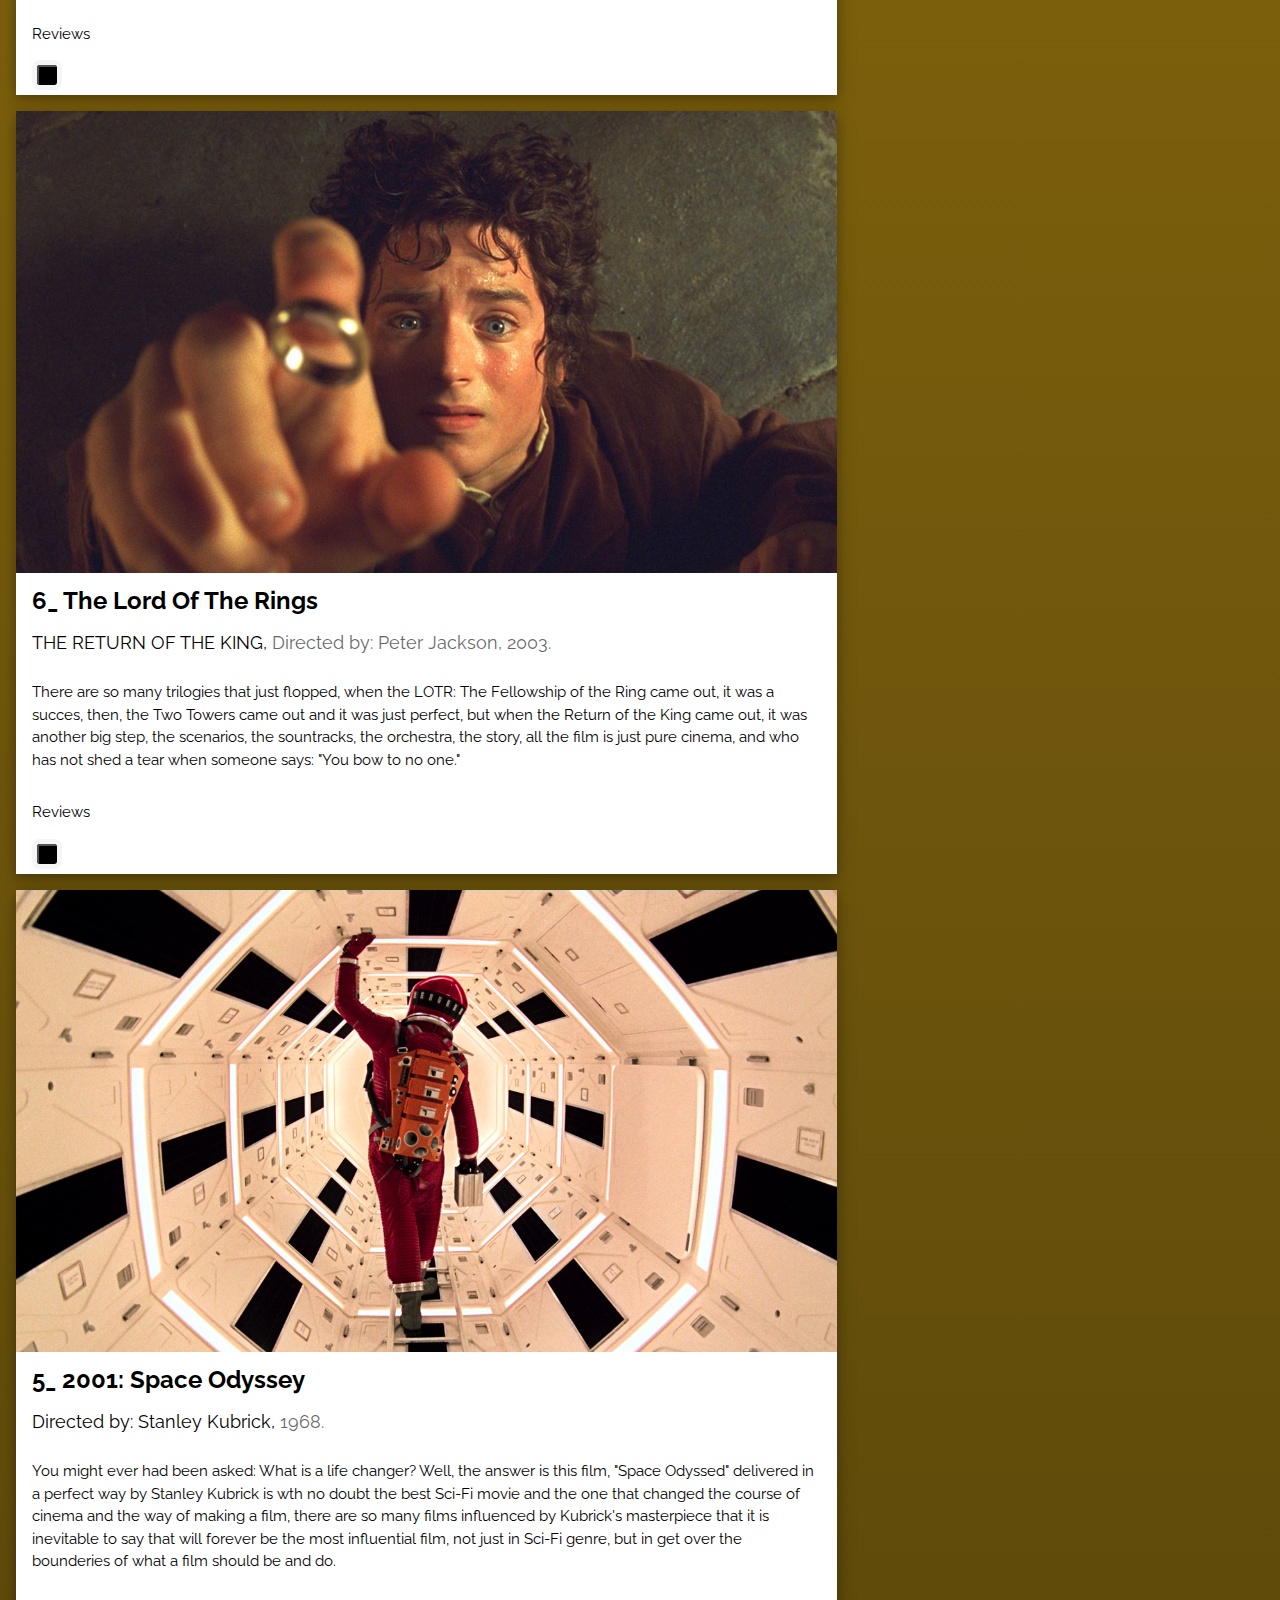
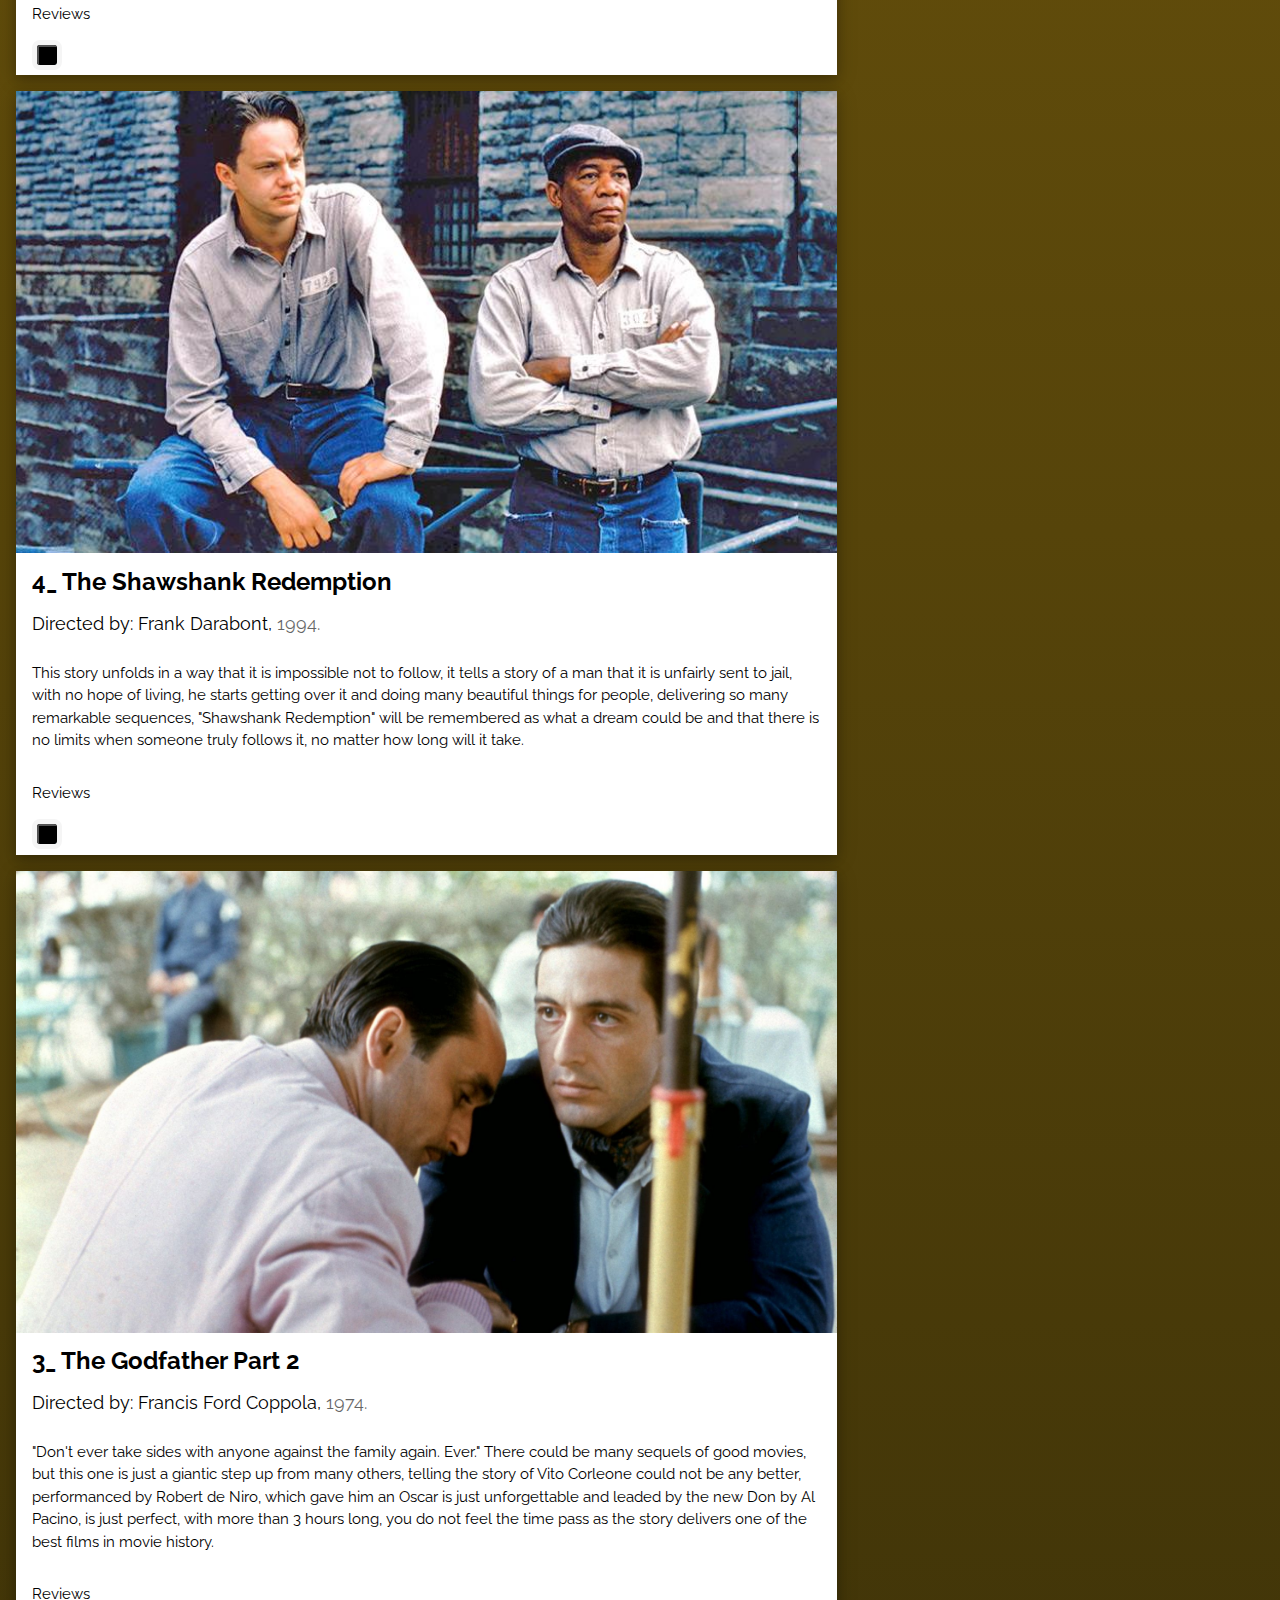
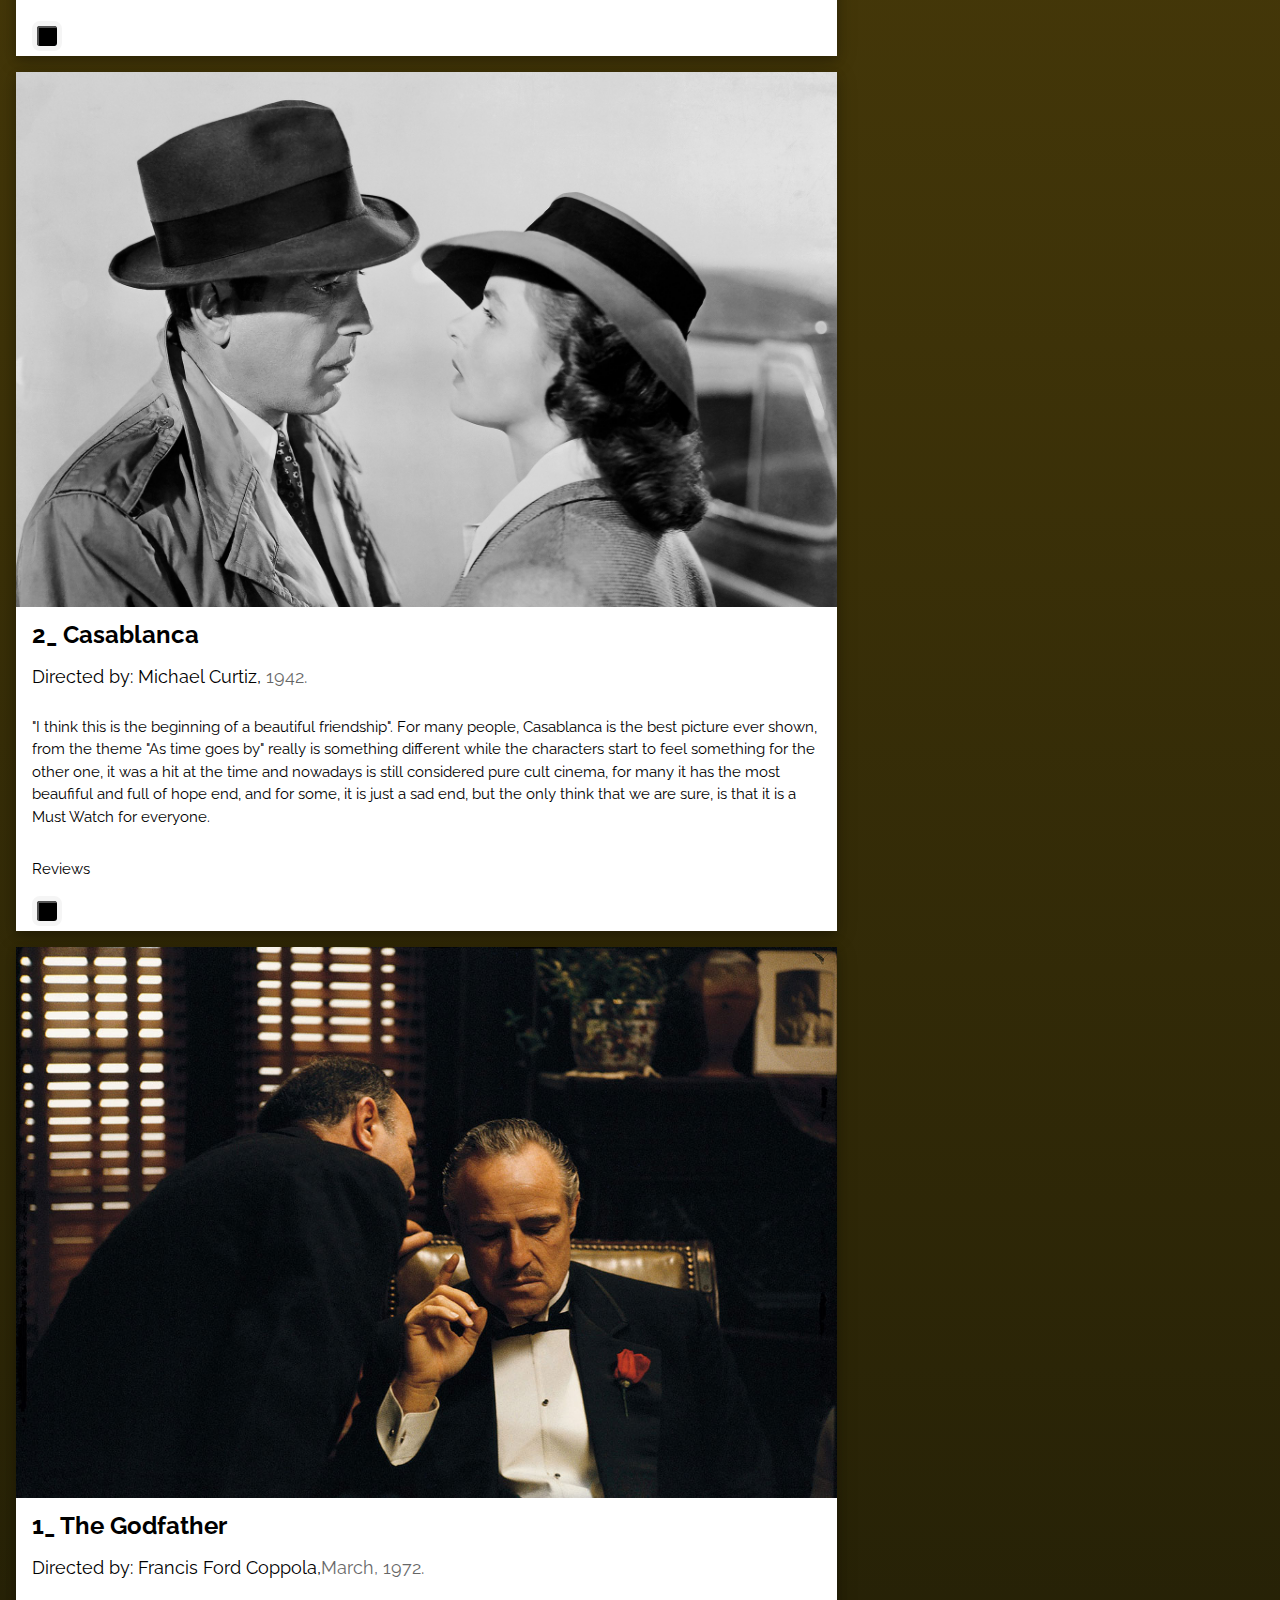
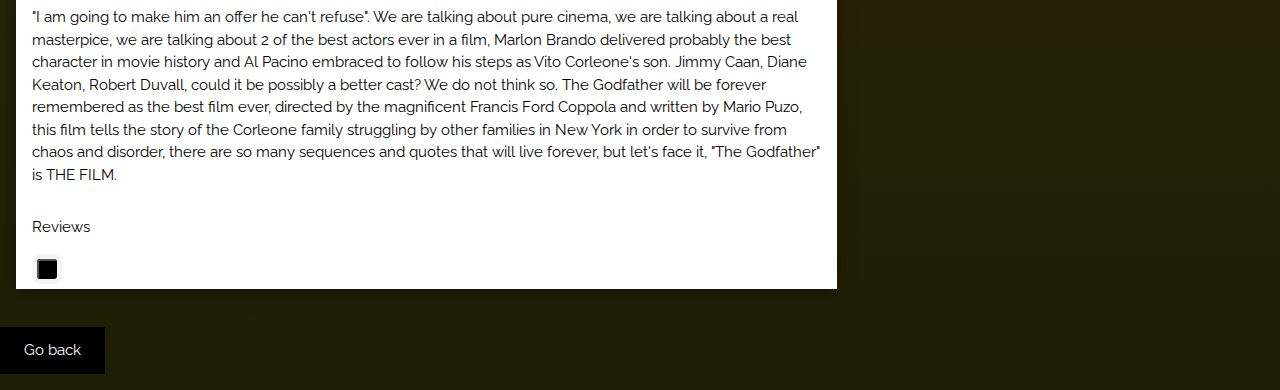
<file: Top10.html>
<!DOCTYPE html>
<html>
<head>
<title>Top10</title>
<meta charset="UTF-8">
<meta name="viewport" content="width=device-width, initial-scale=1">
<link rel="stylesheet" href="https://www.w3schools.com/w3css/4/w3.css">
<link rel="stylesheet" href="https://fonts.googleapis.com/css?family=Raleway">
<link rel="stylesheet" type="text/css" href="css/styles2.css">
<style>
body,h1,h2,h3,h4,h5 {font-family: "Raleway", sans-serif}
</style>
</head>
<body class="w3-light-grey">

<!-- w3-content defines a container for fixed size centered content, 
and is wrApped around the whole page content, except for the footer in this example -->
<div class="w3-content" style="max-width:1400px">

<!-- Header -->
<header class="w3-container w3-center w3-padding-32"> 
  <h1><b>Top 10 Best Films</b></h1>
  <p>We are counting down the best films ever, from very good to perfect, <span class="w3-tag">ENJOY!</span></p>
</header>

<!-- Grid -->
<div class="w3-row">

<!-- 10_ Ranging Bull -->
<div class="w3-col l8 s12">
  <!-- Blog entry -->
  <div class="w3-card-4 w3-margin w3-white">
    <img src="assets/Top10/RagingBull.jpg" alt="Nature" style="width:100%">
    <div class="w3-container">
      <h3><b>10_ Raging Bull  </b></h3>
      <h5>Directed by: Martin Scorsese, <span class="w3-opacity"> 1980.</span></h5>
    </div>

    <div class="w3-container">
      <p>To watch a film again sometimes gives you a wider panorama, but everytime you watch Raging Bull, you can be sure that it is a masterpice from the start to the end, it is astonishing directed by Martin Scorsese and perfeclty developed by RObert de Niro, every scene is just a tribute to pure cinema, Jake LaMotta´s story is perfeclty driven, from the start of his career to the sad twilight.</p>
        <div class="w3-row">
          <div class="faq-container">

            <p id="textToHide10">Reviews</p> 
            <div class="faq">       
              <button class="faq-toggle" onclick="toggleWord('textToHide10')">
                <p>x</p>
                <i class="fas fa-chevron-down"></i>
                <i class="fas fa-times"></i>
              </button>
              <h3 class="faq-title">
                .
              </h3>
        
              <p class="faq-text">
              This will be the text
              </p>
              </div>
            </div>
        </div>
    </div>

  </div>
  <hr>

  <!-- 9_  SchindlersList -->
  <div class="w3-card-4 w3-margin w3-white">
  <img src="assets/Top10/SchindlersList.jpg" alt="Norway" style="width:100%">
    <div class="w3-container">
      <h3><b>9_ Schindler's List</b></h3>
      <h5>Directed by: Steven Spielberg, <span class="w3-opacity"> 1994.</span></h5>
    </div>

    <div class="w3-container">
      <p>There is no way that a person could not love this film, it has everything, there are so many sad moments and so many hopeless sequences, you really do not expect nothing from the leading character himself, but as you start to know him, you get to aprecciate him, Steven Spielberg truly delivered a fantastic story, probably his best in a list full of masterpieces.</p>
      <div class="w3-row">
          <div class="faq-container">

            <p id="textToHide9">Reviews</p> 
            <div class="faq">
              <button class="faq-toggle" onclick="toggleWord('textToHide9')">
                <p>x</p>
                <i class="fas fa-chevron-down"></i>
                <i class="fas fa-times"></i>
              </button>
              <h3 class="faq-title">
                .
              </h3>
        
              <p class="faq-text">
              This will be the text
              </p>
              </div>
            </div>
        </div>
    </div>
  </div>

    <!-- 8_  Goodfellas -->
  <div class="w3-card-4 w3-margin w3-white">
  <img src="assets/Top10/Goodfellas.jpg" alt="Norway" style="width:100%">
    <div class="w3-container">
      <h3><b>8_ Goodfellas</b></h3>
      <h5>Directed by: Martin Scorsese, <span class="w3-opacity"> 1990.</span></h5>
    </div>

    <div class="w3-container">
      <p>Funny how? If you know this line, you have probably watched one of the best scenes in history of cinema, Goodfellas must be considered as one of the best ganster films ever, you just get to love the characters full of treason, lies, false promises and more. It just captures all the audiences from the very beginnig.</p>
      <div class="w3-row">
        <div class="faq-container">
          <p id="textToHide8">Reviews</p> 
            <div class="faq">
              <button class="faq-toggle" onclick="toggleWord('textToHide8')">
                <p>x</p>

              <i class="fas fa-chevron-down"></i>
              <i class="fas fa-times"></i>
            </button>
            <h3 class="faq-title">
              .
            </h3>
      
            <p class="faq-text">
            This will be the text
            </p>
            </div>
          </div>
      </div>
    </div>
  </div>

    <!-- 7 TheEmpireStrikesBack -->
  <div class="w3-card-4 w3-margin w3-white">
  <img src="assets/Top10/TheEmpireStrikesBack.jpg" alt="Norway" style="width:100%">
    <div class="w3-container">
      <h3><b>7_ Star Wars V: The Empire Strikes Back.</b></h3>
      <h5>Directed by: Irvin Kershner, <span class="w3-opacity"> 1980.</span></h5>
    </div>

    <div class="w3-container">
      <p>Just imagine going to the cinema in 1977 when George Lucas created this story and watched things that you have not imagined before, spaceships battles, lightsabers, the force, and probably, the best villain ever in a movie, cinema culture just is different from that moment on, but just better, imagine getting the best surprise and story arch ever, yes, we are talking about that line, The Empires Strikes Back is in the hearts of all Star Wars fans as the best film, but much better, you know that this film is something different when it marked a before and after in the cinema, eventhough you have not watched it, you know Darth Vader and you know the line: No, I am your father!</p>
      <div class="w3-row">
        <div class="faq-container">
          <p id="textToHide7">Reviews</p> 
            <div class="faq">
              <button class="faq-toggle" onclick="toggleWord('textToHide7')">
                <p>x</p>
              <i class="fas fa-chevron-down"></i>
              <i class="fas fa-times"></i>
            </button>
            <h3 class="faq-title">
              .
            </h3>
      
            <p class="faq-text">
            This will be the text
            </p>
            </div>
          </div>
      </div>
    </div>
  </div>

      <!-- 6_ TLOTR -->
  <div class="w3-card-4 w3-margin w3-white">
  <img src="assets/Top10/LOTR.jpg" alt="Norway" style="width:100%">
    <div class="w3-container">
      <h3><b>6_ The Lord Of The Rings</b></h3>
      <h5>THE RETURN OF THE KING, <span class="w3-opacity">Directed by: Peter Jackson, 2003.</span></h5>
    </div>

    <div class="w3-container">
      <p>There are so many trilogies that just flopped, when the LOTR: The Fellowship of the Ring came out, it was a succes, then, the Two Towers came out and it was just perfect, but when the Return of the King came out, it was another big step, the scenarios, the sountracks, the orchestra, the story, all the film is just pure cinema, and who has not shed a tear when someone says: "You bow to no one."</p>
      <div class="w3-row">
        <div class="faq-container">
          <p id="textToHide6">Reviews</p> 
            <div class="faq">
              <button class="faq-toggle" onclick="toggleWord('textToHide6')">
                <p>x</p>
              <i class="fas fa-chevron-down"></i>
              <i class="fas fa-times"></i>
            </button>
            <h3 class="faq-title">
              .
            </h3>
      
            <p class="faq-text">
            This will be the text
            </p>
            </div>
          </div>
      </div>
    </div>
  </div>

      <!-- 5 Space Odyssey -->
  <div class="w3-card-4 w3-margin w3-white">
  <img src="assets/Top10/SpaceOdyssey.jpg" alt="Norway" style="width:100%">
    <div class="w3-container">
      <h3><b>5_ 2001: Space Odyssey</b></h3>
      <h5>Directed by: Stanley Kubrick, <span class="w3-opacity"> 1968.</span></h5>
    </div>

    <div class="w3-container">
      <p>You might ever had been asked: What is a life changer? Well, the answer is this film, "Space Odyssed" delivered in a perfect way by Stanley Kubrick is wth no doubt the best Sci-Fi movie and the one that changed the course of cinema and the way of making a film, there are so many films influenced by Kubrick's masterpiece that it is inevitable to say that will forever be the most influential film, not just in Sci-Fi genre, but in get over the bounderies of what a film should be and do.</p>
      <div class="w3-row">
        <div class="faq-container">
          <p id="textToHide5">Reviews</p> 
            <div class="faq">
              <button class="faq-toggle" onclick="toggleWord('textToHide5')">
                <p>x</p>
              <i class="fas fa-chevron-down"></i>
              <i class="fas fa-times"></i>
            </button>
            <h3 class="faq-title">
              .
            </h3>
      
            <p class="faq-text">
            This will be the text
            </p>
            </div>
          </div>
      </div>
    </div>
  </div>

      <!-- 4 The Shawshank Redemption -->
  <div class="w3-card-4 w3-margin w3-white">
  <img src="assets/Top10/Shawshank.jpg" alt="Norway" style="width:100%">
    <div class="w3-container">
      <h3><b>4_ The Shawshank Redemption</b></h3>
      <h5>Directed by: Frank Darabont,<span class="w3-opacity"> 1994.</span></h5>
    </div>

    <div class="w3-container">
      <p>This story unfolds in a way that it is impossible not to follow, it tells a story of a man that it is unfairly sent to jail, with no hope of living, he starts getting over it and doing many beautiful things for people, delivering so many remarkable sequences, "Shawshank Redemption" will be remembered as what a dream could be and that there is no limits when someone truly follows it, no matter how long will it take.</p>
      <div class="w3-row">
        <div class="faq-container">
          <p id="textToHide4">Reviews</p> 
            <div class="faq">
              <button class="faq-toggle" onclick="toggleWord('textToHide4')">
                <p>x</p>
              <i class="fas fa-chevron-down"></i>
              <i class="fas fa-times"></i>
            </button>
            <h3 class="faq-title">
              .
            </h3>
      
            <p class="faq-text">
            This will be the text
            </p>
            </div>
          </div>
      </div>
    </div>
  </div>

      <!-- 3 The Godfather Part 2 -->
  <div class="w3-card-4 w3-margin w3-white">
  <img src="assets/Top10/TheGodfatherP2.jpg" alt="Norway" style="width:100%">
    <div class="w3-container">
      <h3><b>3_ The Godfather Part 2</b></h3>
      <h5>Directed by: Francis Ford Coppola, <span class="w3-opacity">1974.</span></h5>
    </div>

    <div class="w3-container">
      <p>"Don't ever take sides with anyone against the family again. Ever." There could be many sequels of good movies, but this one is just a giantic step up from many others, telling the story of Vito Corleone could not be any better, performanced by Robert de Niro, which gave him an Oscar is just unforgettable and leaded by the new Don by Al Pacino, is just perfect, with more than 3 hours long, you do not feel the time pass as the story delivers one of the best films in movie history.</p>
      <div class="w3-row">
        <div class="faq-container">
          <p id="textToHide3">Reviews</p> 
            <div class="faq">
              <button class="faq-toggle" onclick="toggleWord('textToHide3')">
                <p>x</p>
              <i class="fas fa-chevron-down"></i>
              <i class="fas fa-times"></i>
            </button>
            <h3 class="faq-title">
              .
            </h3>
      
            <p class="faq-text">
            This will be the text
            </p>
            </div>
          </div>
      </div>
    </div>
  </div>

      <!-- 2 Casablanca -->
  <div class="w3-card-4 w3-margin w3-white">
  <img src="assets/Top10/Casablanca.jpg" alt="Norway" style="width:100%">
    <div class="w3-container">
      <h3><b>2_ Casablanca</b></h3>
      <h5>Directed by: Michael Curtiz, <span class="w3-opacity"> 1942.</span></h5>
    </div>

    <div class="w3-container">
      <p>"I think this is the beginning of a beautiful friendship". For many people, Casablanca is the best picture ever shown, from the theme "As time goes by" really is something different while the characters start to feel something for the other one, it was a hit at the time and nowadays is still considered pure cult cinema, for many it has the most beaufiful and full of hope end, and for some, it is just a sad end, but the only think that we are sure, is that it is a Must Watch for everyone.</p>
      <div class="w3-row">
        <div class="faq-container">
          <p id="textToHide2">Reviews</p> 
            <div class="faq">
              <button class="faq-toggle" onclick="toggleWord('textToHide2')">
                <p>x</p>
              <i class="fas fa-chevron-down"></i>
              <i class="fas fa-times"></i>
            </button>
            <h3 class="faq-title">
              .
            </h3>
      
            <p class="faq-text">
            This will be the text
            </p>
            </div>
          </div>
      </div>
    </div>
  </div>

      <!-- 1 The Godfather -->
  <div class="w3-card-4 w3-margin w3-white">
  <img src="assets/Top10/TheGodfatherMB.jpg" alt="Norway" style="width:100%">
    <div class="w3-container">
      <h3><b>1_ The Godfather</b></h3>
      <h5>Directed by: Francis Ford Coppola,<span class="w3-opacity">March, 1972.</span></h5>
    </div>

    <div class="w3-container">
      <p>"I am going to make him an offer he can't refuse". We are talking about pure cinema, we are talking about a real masterpice, we are talking about 2 of the best actors ever in a film, Marlon Brando delivered probably the best character in movie history and Al Pacino embraced to follow his steps as Vito Corleone's son. Jimmy Caan, Diane Keaton, Robert Duvall, could it be possibly a better cast? We do not think so. The Godfather will be forever remembered as the best film ever, directed by the magnificent Francis Ford Coppola and written by Mario Puzo, this film tells the story of the Corleone family struggling by other families in New York in order to survive from chaos and disorder, there are so many sequences and quotes that will live forever, but let's face it, "The Godfather" is THE FILM.</p>
      <div class="w3-row">
        <div class="faq-container">
          <p id="textToHide1">Reviews</p> 
            <div class="faq">
              <button class="faq-toggle" onclick="toggleWord('textToHide1')">
                <p>x</p>
              <i class="fas fa-chevron-down"></i>
              <i class="fas fa-times"></i>
            </button>
            <h3 class="faq-title">
              .
            </h3>
      
            <p class="faq-text">
            This will be the text
            </p>
            </div>
          </div>
      </div>
    </div>
  </div>
<!-- END BLOG ENTRIES -->
</div>

<!-- Introduction menu -->
<div class="w3-col l4">

  
  <!-- Posts -->
  <div class="w3-card w3-margin">
    <div class="w3-container w3-padding">
      <h4>Honorable Mentions</h4>
    </div>
    <ul class="w3-ul w3-hoverable w3-white">
      <li class="w3-padding-16">

        <span class="w3-large">Pulp Fiction.</span><br>
        <span>Directed by: Quentin Tarantino.</span>
      </li>
      <li class="w3-padding-16">

        <span class="w3-large">Inception.</span><br>
        <span>Directed by: Christopher Nolan.</span>
      </li> 
      <li class="w3-padding-16">
        
        <span class="w3-large">One Flew Over the Cuckoo's Nest.</span><br>
        <span>Directed by: Milos Forman.</span>
      </li>   
      <li class="w3-padding-16 w3-hide-medium w3-hide-small">

        <span class="w3-large">The Silence of the lambs.</span><br>
        <span>Directed by: Jonathan Demme.</span>
      </li>  
    </ul>
  </div>
  <hr> 
 

  
<!-- END Introduction Menu -->
</div>

<!-- END GRID -->
</div><br>

<!-- END w3-content -->
</div>

<!-- Footer -->
<footer>
  <a href="index.html">
  <button class="w3-button w3-black w3-padding-large 
  w3-margin-bottom">Go back</button>
  </a>

</footer>
  <script src="./js/script2.js"></script>
</body>
</html>
</file>
<file: css/styles2.css>
body {
    background: linear-gradient(to bottom, #b48811, #201d06ff);
  }

  .faq-container {
    margin:  5px auto;
  }

  .faq {
    background-color: #ac8e3d;
    border: 5px solid whitesmoke;
    border-radius: 8px;
    margin: 5px 0;
    position: relative;
    overflow: hidden;
    width: 2rem;
    height: 2rem;
    transition: 0.5s ease;
  }

  .faq.active {
    background-color: rgb(221, 214, 214);
    width: 100%;
    height: 10rem;
  }

  .hidden {
    display: none;
  }

  .faq-title {
    font-size: 1rem;
  }

  .faq-text {
    display: none;
    margin: 30px 0 0;

  }

  .faq.active .faq-text {
    display: block;
  }

  .faq-toggle {
    background-color: black;
    cursor: pointer;
    display: flex;
    align-items: center;
    justify-content: center;
    font-size: 20x;
    padding: 0;
    top: 30px;
    right: 30px;
    height: 30px;
    width: 30px;
  }

  .faq-toggle:focus {
    border-color: white;
  }

  .faq-toggle .fa-times {
    display: none;
  }

  .faq.active .faq-toggle .fa-times {
    display: block;
  }

  .faq.active .faq-toggle .fa-chevron-down {
    display: none;
  }

  .faq.active .faq-toggle {
    background-color: rgb(221, 214, 214);
  }

  @media (max-width: 900px) {
    .faq {
      background-color: #ac8e3d;
      border: 5px solid whitesmoke;
      border-radius: 8px;
      margin: 5px 0;
      position: relative;
      overflow: hidden;
      width: 2rem;
      transition: 0.3s ease;
    }
    .faq.active {
      width: 22rem;
    } 
  }
</file>
